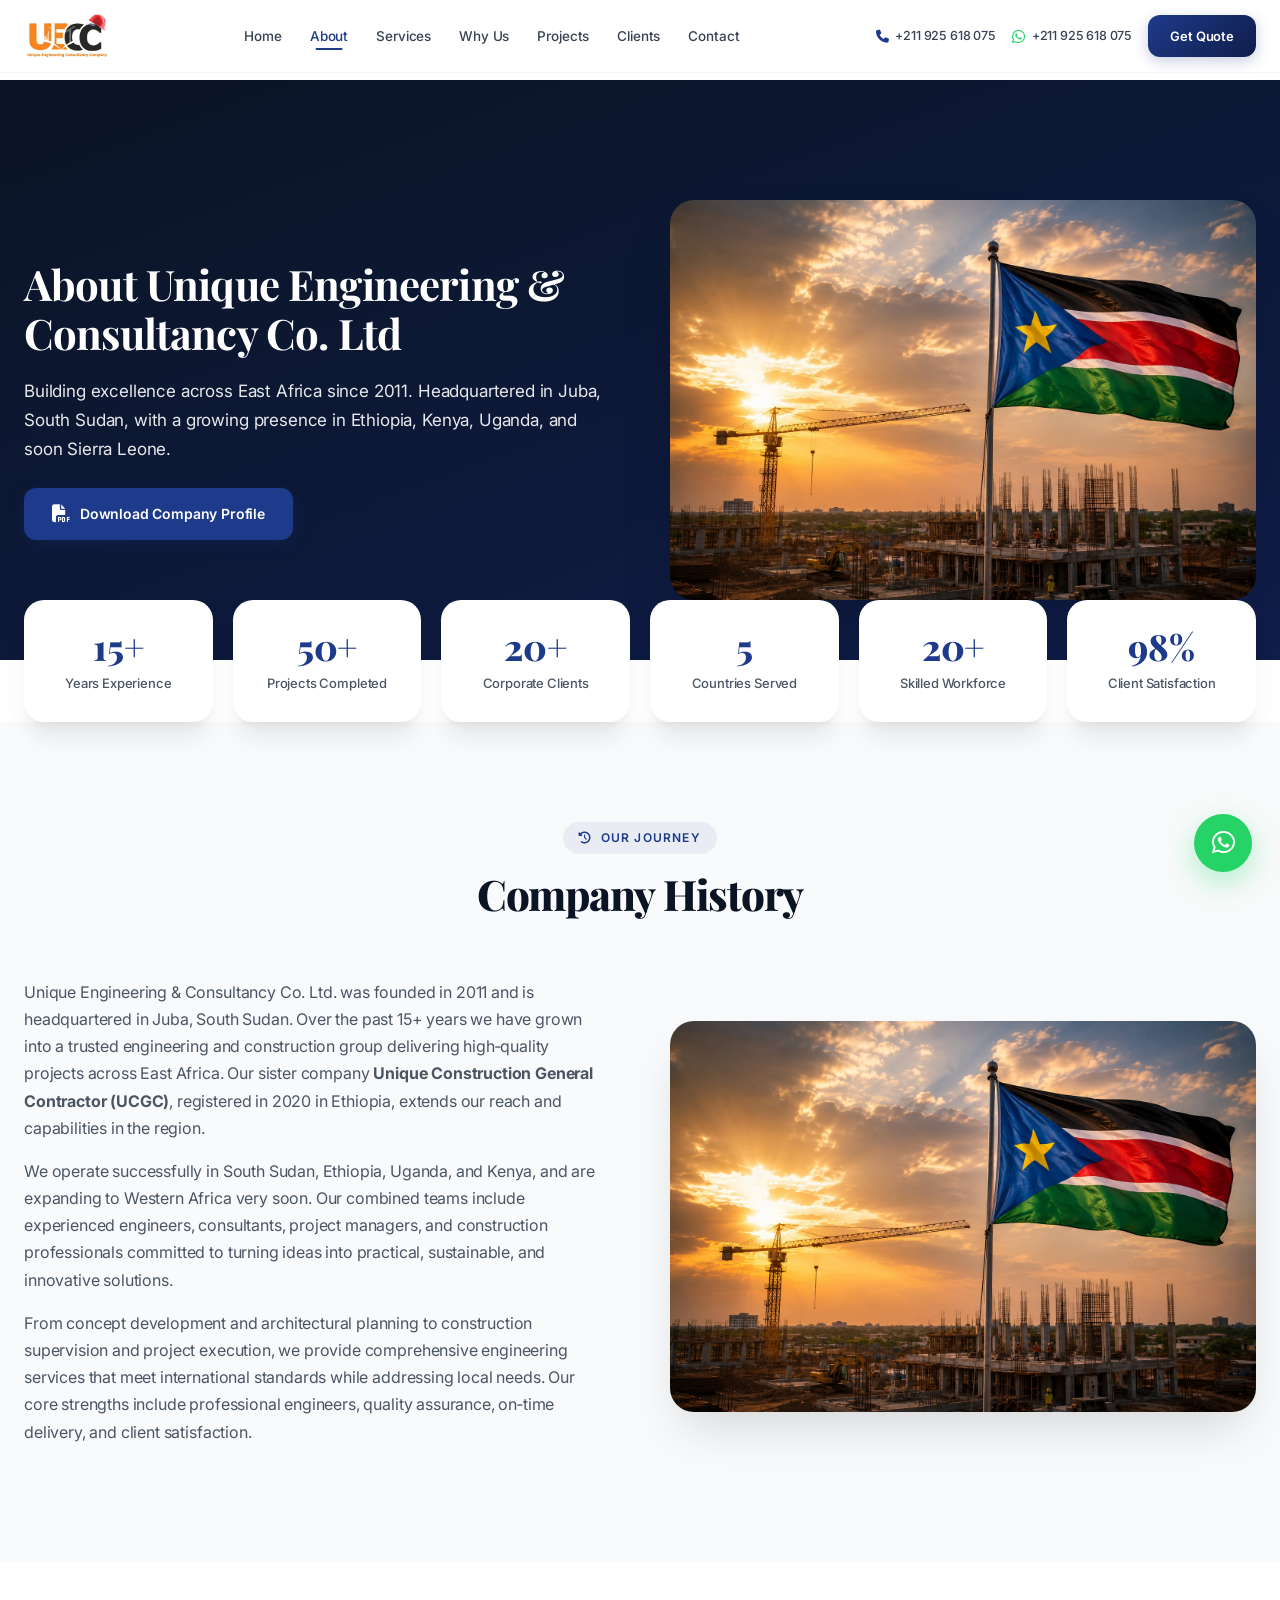
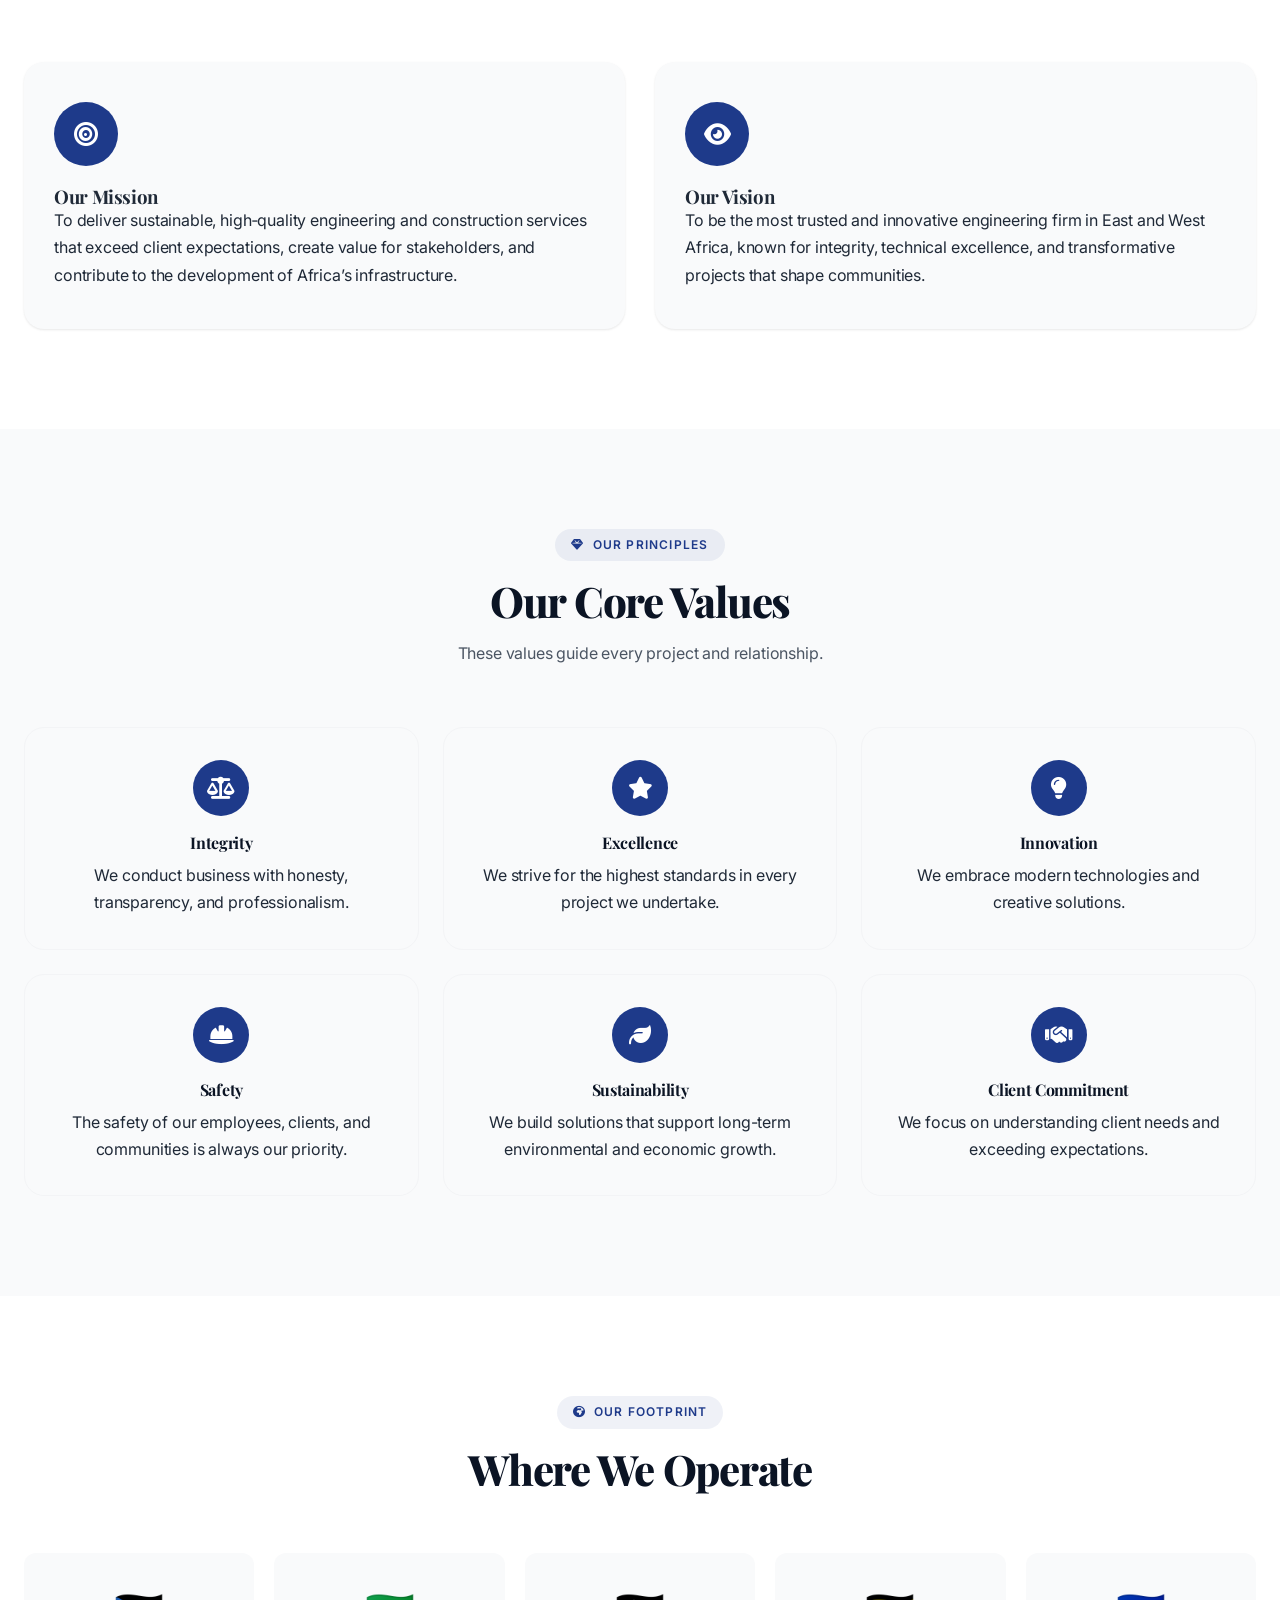
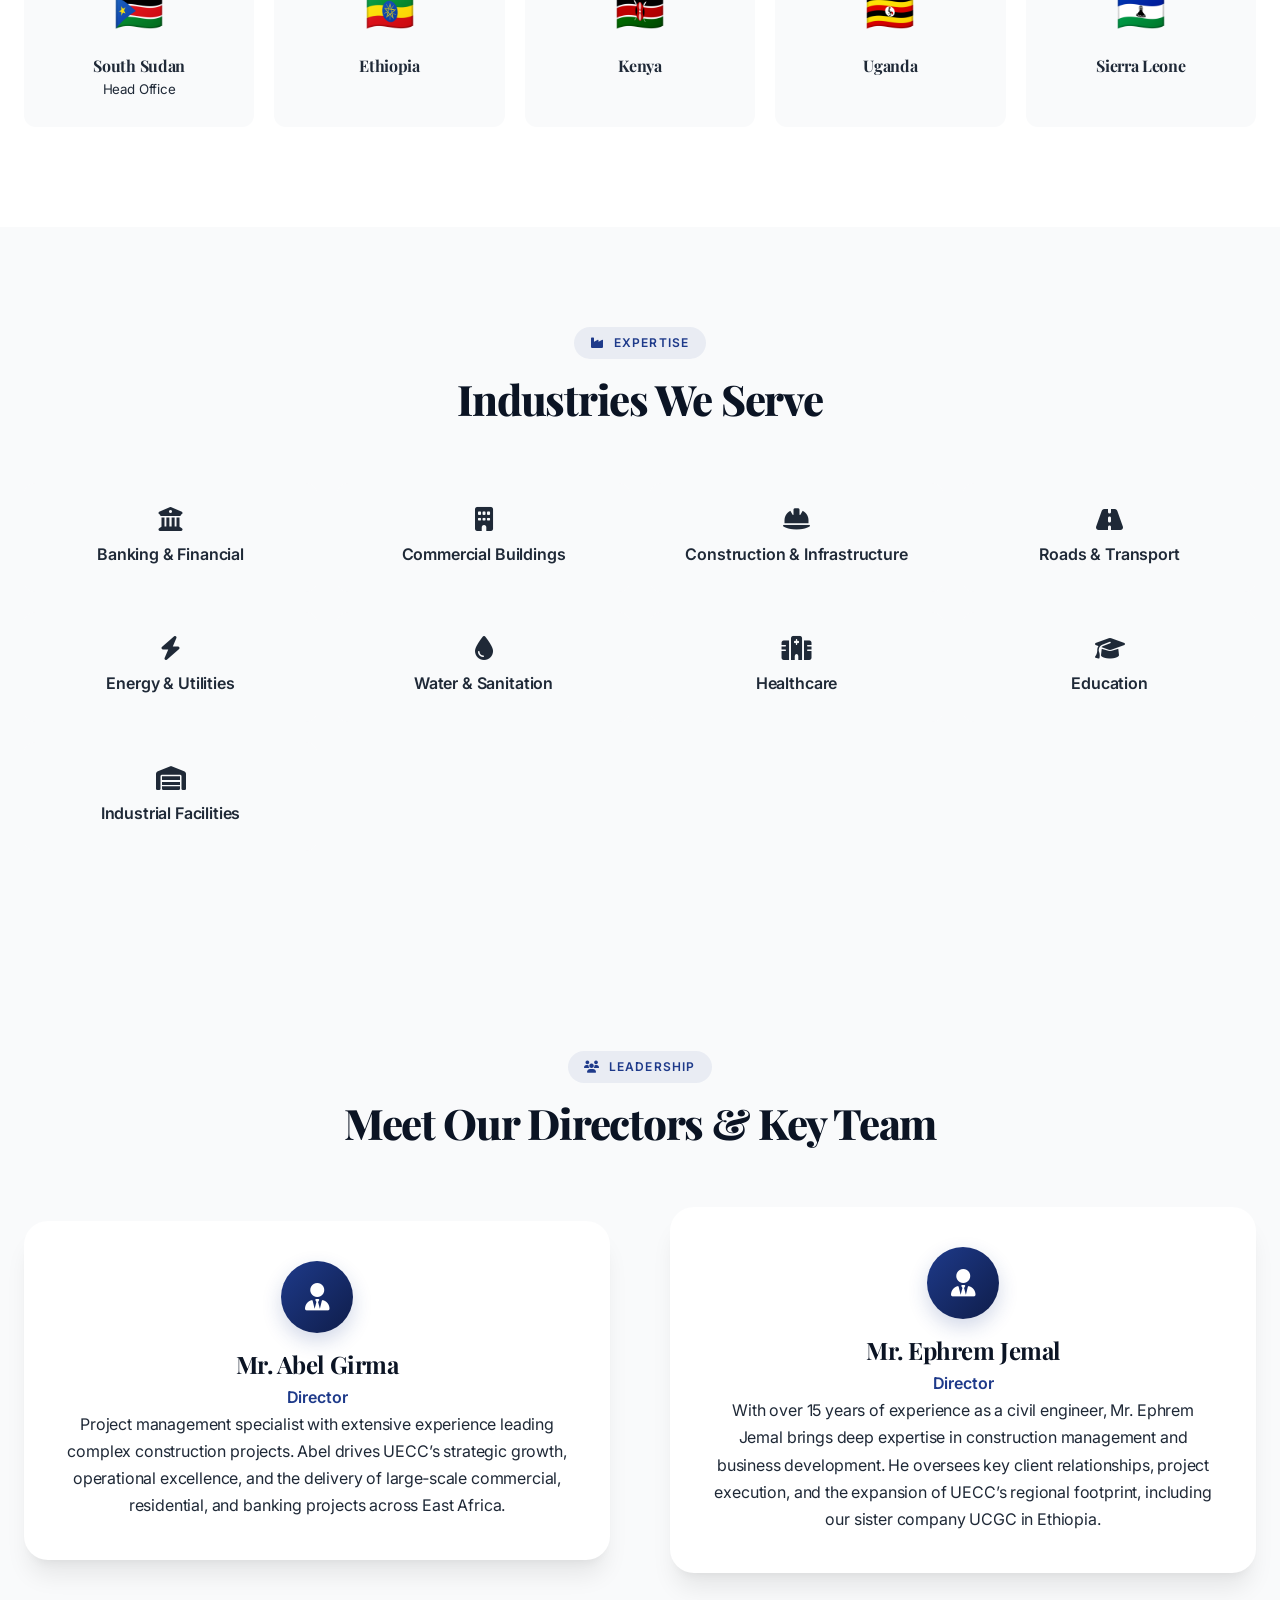
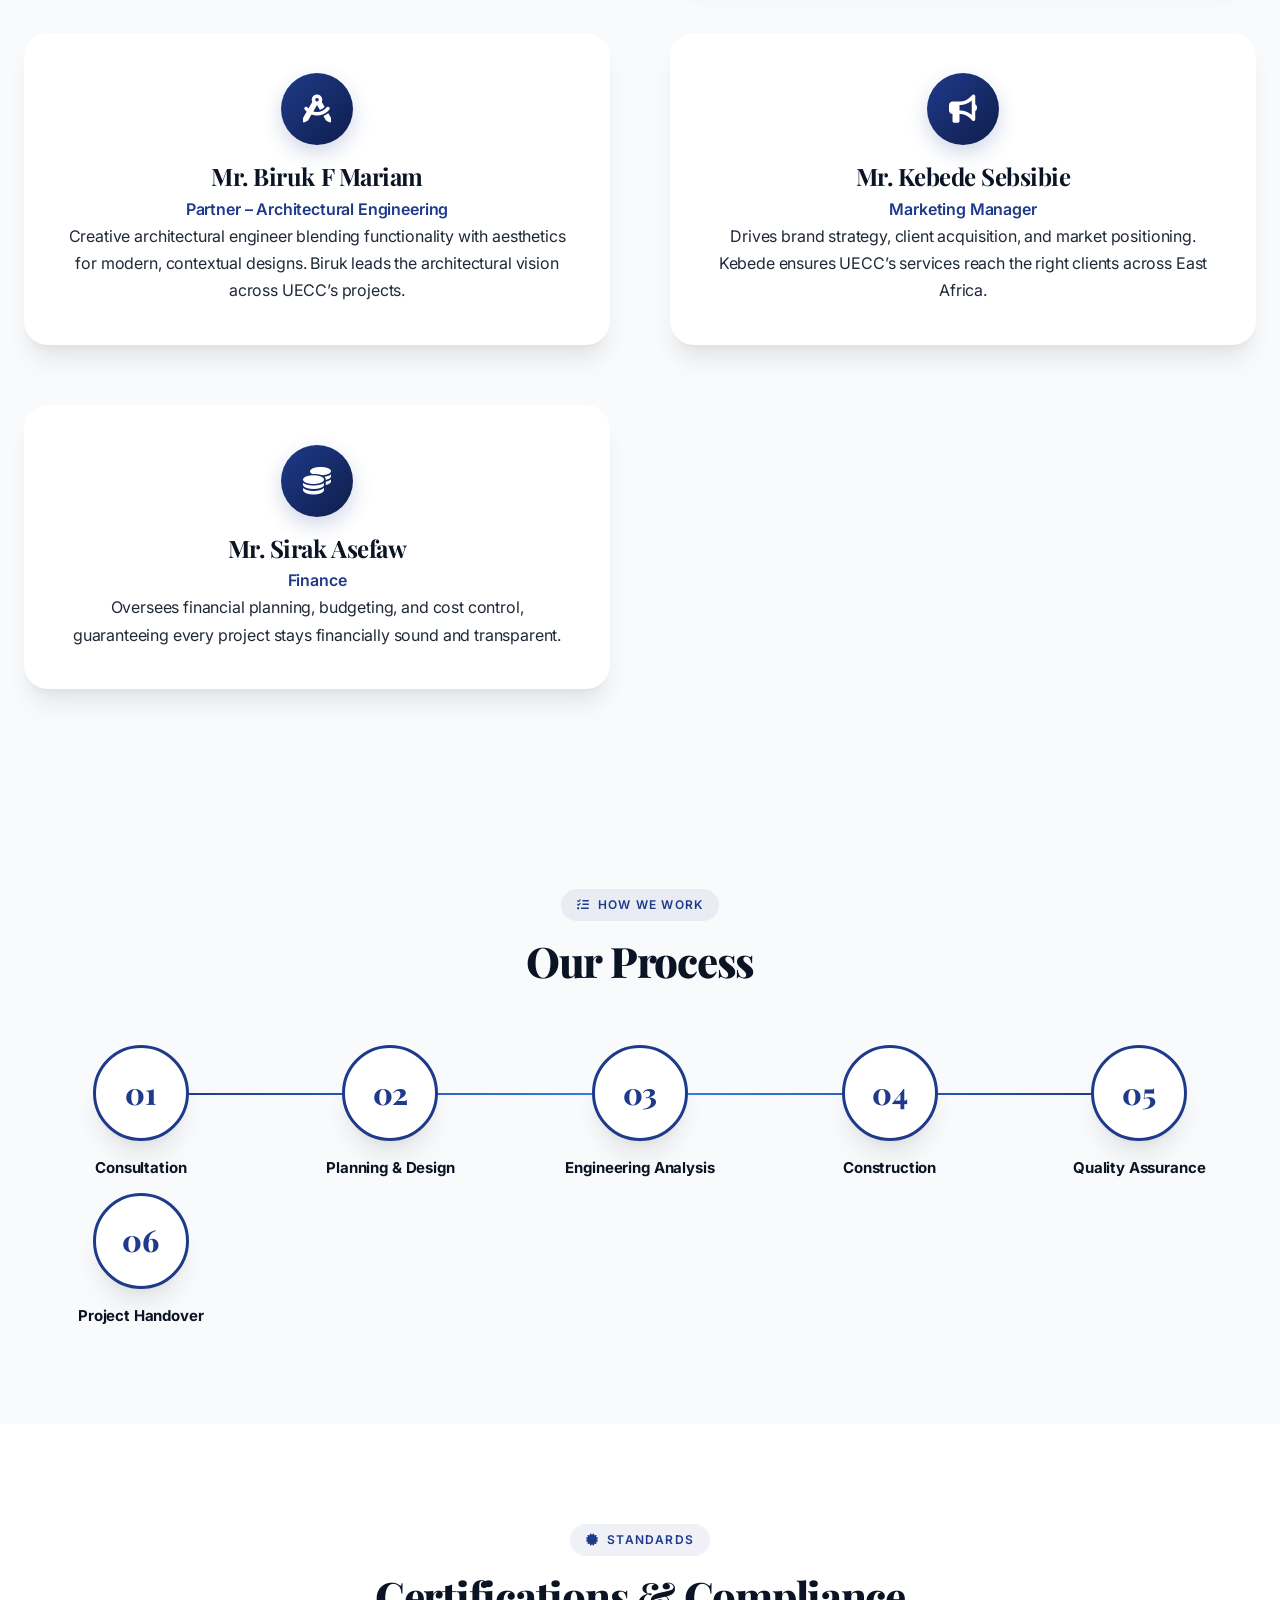
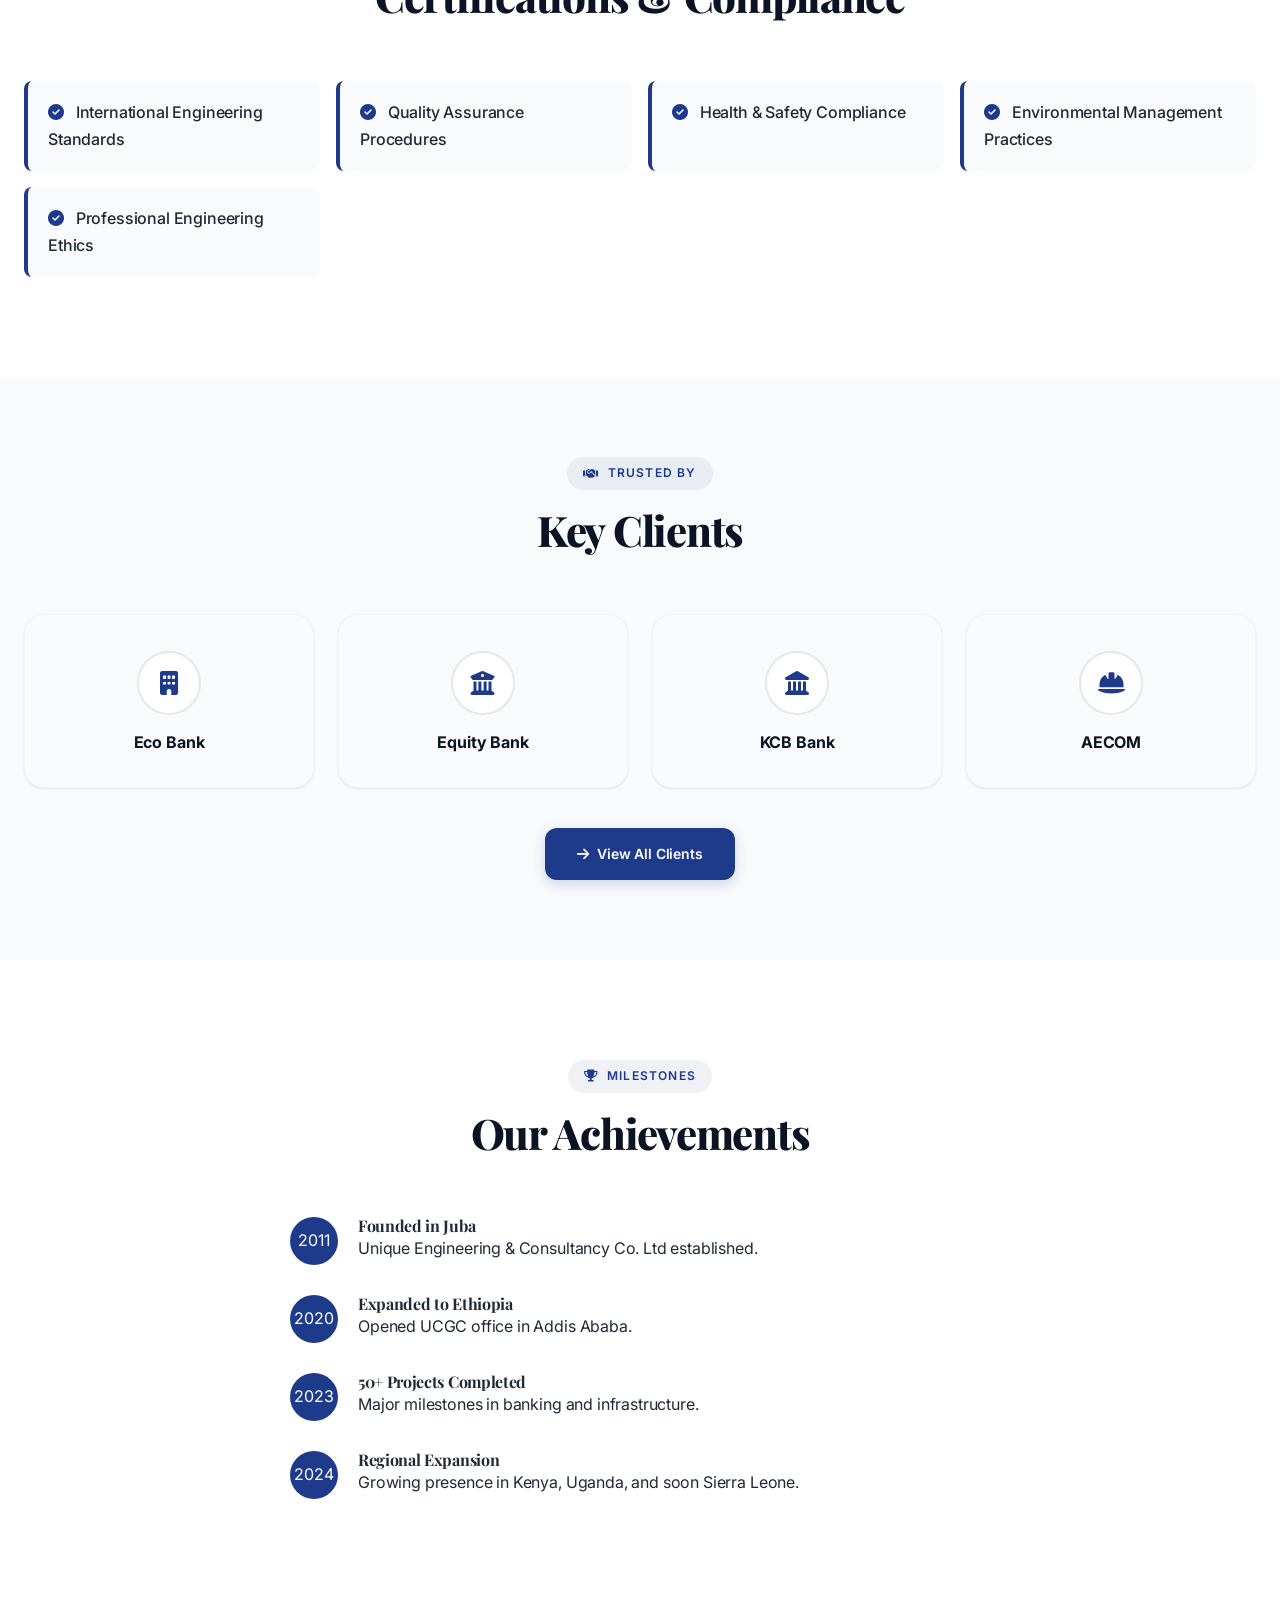
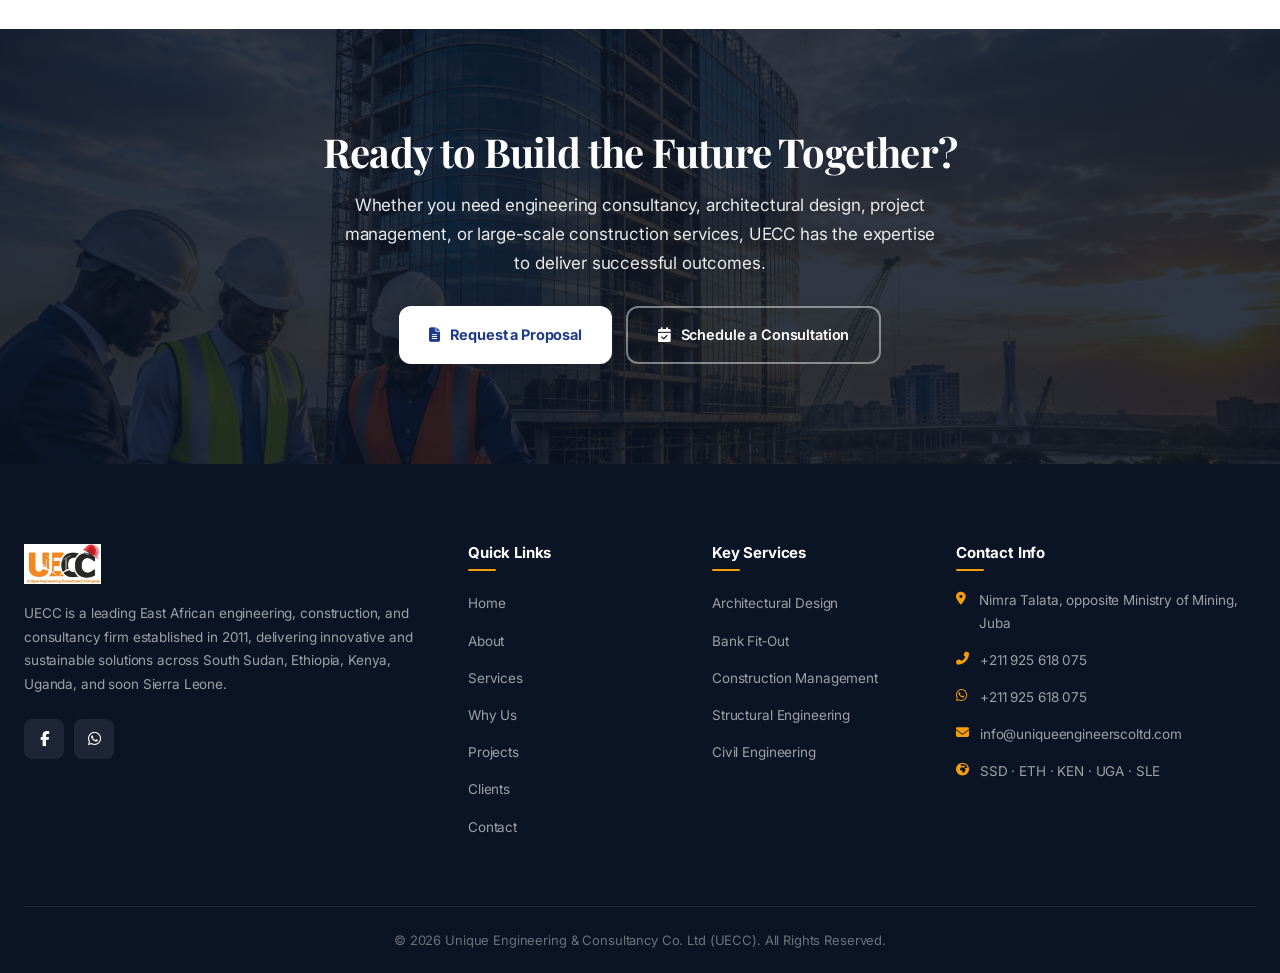
<file: about.html>
<!DOCTYPE html>
<html lang="en">
<head>
    <meta charset="UTF-8">
    <meta name="viewport" content="width=device-width, initial-scale=1.0">
    <title>About Us — Unique Engineering & Consultancy Co. Ltd</title>
    <meta name="description" content="Learn about UECC's history, mission, values, leadership, and regional expertise. A leading engineering firm in East Africa.">
    <link rel="preconnect" href="https://fonts.googleapis.com">
    <link rel="preconnect" href="https://fonts.gstatic.com" crossorigin>
    <link href="https://fonts.googleapis.com/css2?family=Inter:wght@300;400;500;600;700;800;900&family=Playfair+Display:ital,wght@0,400;0,500;0,600;0,700;0,800;0,900;1,400;1,500;1,600;1,700&display=swap" rel="stylesheet">
    <link rel="stylesheet" href="https://cdnjs.cloudflare.com/ajax/libs/font-awesome/6.5.1/css/all.min.css">
    <link rel="stylesheet" href="style.css">
    <style>
        /* Additional styles for new sections */
        .stats-grid {
            display: grid;
            grid-template-columns: repeat(6, 1fr);
            gap: 20px;
            margin-top: -40px;
            position: relative;
            z-index: 2;
        }
        .stat-box {
            background: white;
            padding: 28px 16px;
            border-radius: var(--radius-lg);
            box-shadow: var(--shadow-lg);
            text-align: center;
            transition: transform var(--transition);
        }
        .stat-box:hover { transform: translateY(-6px); }
        .stat-box .number {
            font-size: 36px;
            font-weight: 800;
            color: var(--primary);
            font-family: 'Playfair Display', serif;
            line-height: 1;
        }
        .stat-box .desc {
            font-size: 13px;
            color: var(--gray-600);
            margin-top: 8px;
            font-weight: 500;
        }

        .values-grid {
            display: grid;
            grid-template-columns: repeat(3, 1fr);
            gap: 24px;
        }
        .value-card {
            background: var(--gray-50);
            padding: 32px 24px;
            border-radius: var(--radius-lg);
            border: 1px solid var(--gray-100);
            transition: all var(--transition);
            text-align: center;
        }
        .value-card:hover {
            background: white;
            box-shadow: var(--shadow-lg);
            transform: translateY(-4px);
        }
        .value-card .icon {
            width: 56px;
            height: 56px;
            background: var(--primary);
            color: white;
            border-radius: 50%;
            display: flex;
            align-items: center;
            justify-content: center;
            margin: 0 auto 18px;
            font-size: 22px;
        }
        .value-card h4 { color: var(--navy); margin-bottom: 10px; }

        .regions-grid {
            display: grid;
            grid-template-columns: repeat(auto-fit, minmax(160px, 1fr));
            gap: 20px;
        }
        .region-card {
            text-align: center;
            background: var(--gray-50);
            padding: 24px 16px;
            border-radius: var(--radius);
            transition: var(--transition);
        }
        .region-card:hover { background: var(--primary); color: white; }
        .region-card .flag {
            font-size: 40px;
            margin-bottom: 12px;
        }
        .region-card h5 { font-size: 16px; }

        .industries-grid {
            display: grid;
            grid-template-columns: repeat(4, 1fr);
            gap: 20px;
        }
        .industry-item {
            background: var(--gray-50);
            padding: 24px;
            border-radius: var(--radius);
            text-align: center;
            font-weight: 600;
            transition: var(--transition);
        }
        .industry-item:hover {
            background: var(--primary);
            color: white;
        }
        .industry-item i { font-size: 24px; margin-bottom: 10px; display: block; }

        .certifications-grid {
            display: grid;
            grid-template-columns: repeat(auto-fit, minmax(250px, 1fr));
            gap: 16px;
            list-style: none;
        }
        .certifications-grid li {
            background: var(--gray-50);
            padding: 18px 20px;
            border-radius: var(--radius-sm);
            border-left: 4px solid var(--primary);
            font-weight: 500;
        }

        .ceo-message {
            background: var(--gray-50);
            padding: 100px 0;
        }
        .ceo-grid {
            display: grid;
            grid-template-columns: 1fr 2fr;
            gap: 50px;
            align-items: center;
        }
        .ceo-img {
            width: 200px;
            height: 200px;
            border-radius: 50%;
            object-fit: cover;
            border: 4px solid var(--primary);
            box-shadow: var(--shadow-lg);
        }
        .ceo-text blockquote {
            font-size: 18px;
            font-style: italic;
            color: var(--gray-700);
            margin-bottom: 20px;
            line-height: 1.7;
        }
        .ceo-text h4 { color: var(--navy); margin-bottom: 4px; }
        .ceo-text span { color: var(--primary); font-weight: 600; }

        /* Director icon styling */
.director-icon {
    width: 72px;
    height: 72px;
    background: linear-gradient(135deg, var(--primary), var(--primary-dark));
    border-radius: 50%;
    display: flex;
    align-items: center;
    justify-content: center;
    margin: 0 auto 18px;
    color: white;
    font-size: 28px;
    box-shadow: 0 8px 20px rgba(30,58,138,0.2);
}

/* Team roles full width row inside team-grid */
.team-roles {
    grid-column: 1 / -1;
    display: grid;
    grid-template-columns: repeat(3, 1fr);
    gap: 24px;
    margin-top: 10px;
}

        @media (max-width: 992px) {
            .stats-grid { grid-template-columns: repeat(3, 1fr); }
            .values-grid { grid-template-columns: 1fr 1fr; }
            .industries-grid { grid-template-columns: 1fr 1fr; }
            .ceo-grid { grid-template-columns: 1fr; text-align: center; }
            .ceo-img { margin: 0 auto; }
        }
        @media (max-width: 600px) {
            .stats-grid { grid-template-columns: 1fr 1fr; }
            .values-grid { grid-template-columns: 1fr; }
            .industries-grid { grid-template-columns: 1fr; }
        }
    </style>
</head>
<body>

    <!-- Navigation -->
    <nav class="navbar" id="navbar">
        <div class="nav-container">
            <a href="index.html" class="nav-logo">
                <img src="assets/uniquelogo.jpeg" alt="UECC Logo" class="logo-img">
            </a>
            <ul class="nav-links">
                <li><a href="index.html">Home</a></li>
                <li><a href="about.html" class="active">About</a></li>
                <li><a href="services.html">Services</a></li>
                <li><a href="whyus.html">Why Us</a></li>
                <li><a href="projects.html">Projects</a></li>
                <li><a href="clients.html">Clients</a></li>
                <li><a href="contact.html">Contact</a></li>
            </ul>
            <div class="nav-contact">
                <a href="tel:+211925618075" class="nav-phone"><i class="fas fa-phone"></i><span>+211 925 618 075</span></a>
                <a href="https://wa.me/211925618075" class="nav-whatsapp" target="_blank"><i class="fab fa-whatsapp"></i><span>+211 925 618 075</span></a>
                <a href="contact.html" class="btn-quote">Get Quote</a>
            </div>
            <button class="mobile-toggle" onclick="openMobileMenu()"><i class="fas fa-bars"></i></button>
        </div>
    </nav>
    <!-- Mobile Menu same as before -->
    <div class="mobile-menu-overlay" id="mobileOverlay" onclick="closeMobileMenu()"></div>
    <div class="mobile-menu" id="mobileMenu">
        <button class="mobile-menu-close" onclick="closeMobileMenu()"><i class="fas fa-times"></i></button>
        <ul class="mobile-menu-links">
            <li><a href="index.html" onclick="closeMobileMenu()">Home</a></li>
            <li><a href="about.html" onclick="closeMobileMenu()">About</a></li>
            <li><a href="services.html" onclick="closeMobileMenu()">Services</a></li>
            <li><a href="whyus.html" onclick="closeMobileMenu()">Why Us</a></li>
            <li><a href="projects.html" onclick="closeMobileMenu()">Projects</a></li>
            <li><a href="clients.html" onclick="closeMobileMenu()">Clients</a></li>
            <li><a href="contact.html" onclick="closeMobileMenu()">Contact</a></li>
            <li><a href="tel:+211925618075"><i class="fas fa-phone"></i> +211 925 618 075</a></li>
            <li><a href="https://wa.me/211925618075" target="_blank"><i class="fab fa-whatsapp"></i> +211 925 618 075</a></li>
        </ul>
        <a href="contact.html" class="btn-quote" style="display:block;text-align:center;margin-top:16px;" onclick="closeMobileMenu()">Get a Free Quote</a>
    </div>

    <!-- ===== 1. Hero Section (with half background image) ===== -->
    <section class="about-hero">
        <div class="about-hero-grid">
            <div class="about-hero-content reveal">
                <h1>About Unique Engineering & Consultancy Co. Ltd</h1>
                <p>Building excellence across East Africa since 2011. Headquartered in Juba, South Sudan, with a growing presence in Ethiopia, Kenya, Uganda, and soon Sierra Leone.</p>
                <a href="assets/company-profile.pdf" download class="btn-download-profile"><i class="fas fa-file-pdf"></i> Download Company Profile</a>
            </div>
            <div class="about-hero-image reveal reveal-delay-2">
                <img src="assets/aunique.jpg" alt="UECC Team">
            </div>
        </div>
    </section>

    <!-- ===== 2. Company Statistics ===== -->
    <section class="container" style="margin-top:-60px;">
        <div class="stats-grid reveal">
            <div class="stat-box"><div class="number counter" data-target="15">0</div><div class="desc">Years Experience</div></div>
            <div class="stat-box"><div class="number counter" data-target="50">0</div><div class="desc">Projects Completed</div></div>
            <div class="stat-box"><div class="number counter" data-target="20">0</div><div class="desc">Corporate Clients</div></div>
            <div class="stat-box"><div class="number">5</div><div class="desc">Countries Served</div></div>
            <div class="stat-box"><div class="number counter" data-target="20">0</div><div class="desc">Skilled Workforce</div></div>
            <div class="stat-box"><div class="number">98%</div><div class="desc">Client Satisfaction</div></div>
        </div>
    </section>

    <!-- ===== 3. Company History ===== -->
<section class="history-section">
    <div class="container">
        <div class="section-header reveal">
            <span class="section-badge"><i class="fas fa-history"></i> Our Journey</span>
            <h2 class="section-title">Company History</h2>
        </div>
        <div class="history-grid reveal">
            <div class="history-text">
                <p>Unique Engineering & Consultancy Co. Ltd. was founded in 2011 and is headquartered in Juba, South Sudan. Over the past 15+ years we have grown into a trusted engineering and construction group delivering high‑quality projects across East Africa. Our sister company <strong>Unique Construction General Contractor (UCGC)</strong>, registered in 2020 in Ethiopia, extends our reach and capabilities in the region.</p>
                <p>We operate successfully in South Sudan, Ethiopia, Uganda, and Kenya, and are expanding to Western Africa very soon. Our combined teams include experienced engineers, consultants, project managers, and construction professionals committed to turning ideas into practical, sustainable, and innovative solutions.</p>
                <p>From concept development and architectural planning to construction supervision and project execution, we provide comprehensive engineering services that meet international standards while addressing local needs. Our core strengths include professional engineers, quality assurance, on‑time delivery, and client satisfaction.</p>
            </div>
            <div class="history-image reveal reveal-delay-2">
                <img src="assets/aunique.jpg" alt="UECC History" style="width:100%; border-radius:var(--radius-xl); box-shadow:var(--shadow-xl);">
            </div>
        </div>
    </div>
</section>

    <!-- ===== 4. Mission & Vision ===== -->
    <section class="mission-vision">
        <div class="container">
            <div class="mv-grid">
                <div class="mv-card reveal reveal-delay-1">
                    <div class="mv-icon"><i class="fas fa-bullseye"></i></div>
                    <h3>Our Mission</h3>
                    <p>To deliver sustainable, high‑quality engineering and construction services that exceed client expectations, create value for stakeholders, and contribute to the development of Africa’s infrastructure.</p>
                </div>
                <div class="mv-card reveal reveal-delay-2">
                    <div class="mv-icon"><i class="fas fa-eye"></i></div>
                    <h3>Our Vision</h3>
                    <p>To be the most trusted and innovative engineering firm in East and West Africa, known for integrity, technical excellence, and transformative projects that shape communities.</p>
                </div>
            </div>
        </div>
    </section>

    <!-- ===== 5. Core Values ===== -->
    <section class="core-values" style="padding: 100px 0; background: var(--gray-50);">
        <div class="container">
            <div class="section-header reveal">
                <span class="section-badge"><i class="fas fa-gem"></i> Our Principles</span>
                <h2 class="section-title">Our Core Values</h2>
                <p class="section-subtitle">These values guide every project and relationship.</p>
            </div>
            <div class="values-grid">
                <div class="value-card reveal reveal-delay-1">
                    <div class="icon"><i class="fas fa-balance-scale"></i></div>
                    <h4>Integrity</h4>
                    <p>We conduct business with honesty, transparency, and professionalism.</p>
                </div>
                <div class="value-card reveal reveal-delay-2">
                    <div class="icon"><i class="fas fa-star"></i></div>
                    <h4>Excellence</h4>
                    <p>We strive for the highest standards in every project we undertake.</p>
                </div>
                <div class="value-card reveal reveal-delay-3">
                    <div class="icon"><i class="fas fa-lightbulb"></i></div>
                    <h4>Innovation</h4>
                    <p>We embrace modern technologies and creative solutions.</p>
                </div>
                <div class="value-card reveal reveal-delay-4">
                    <div class="icon"><i class="fas fa-hard-hat"></i></div>
                    <h4>Safety</h4>
                    <p>The safety of our employees, clients, and communities is always our priority.</p>
                </div>
                <div class="value-card reveal reveal-delay-1">
                    <div class="icon"><i class="fas fa-leaf"></i></div>
                    <h4>Sustainability</h4>
                    <p>We build solutions that support long-term environmental and economic growth.</p>
                </div>
                <div class="value-card reveal reveal-delay-2">
                    <div class="icon"><i class="fas fa-handshake"></i></div>
                    <h4>Client Commitment</h4>
                    <p>We focus on understanding client needs and exceeding expectations.</p>
                </div>
            </div>
        </div>
    </section>

    <!-- ===== 6. Regional Presence ===== -->
    <section class="regions" style="padding: 100px 0;">
        <div class="container">
            <div class="section-header reveal">
                <span class="section-badge"><i class="fas fa-globe-africa"></i> Our Footprint</span>
                <h2 class="section-title">Where We Operate</h2>
            </div>
            <div class="regions-grid reveal">
                <div class="region-card"><div class="flag">🇸🇸</div><h5>South Sudan</h5><small>Head Office</small></div>
                <div class="region-card"><div class="flag">🇪🇹</div><h5>Ethiopia</h5></div>
                <div class="region-card"><div class="flag">🇰🇪</div><h5>Kenya</h5></div>
                <div class="region-card"><div class="flag">🇺🇬</div><h5>Uganda</h5></div>
                <div class="region-card"><div class="flag">🇱🇸</div><h5>Sierra Leone</h5></div>
                
            </div>
        </div>
    </section>

    <!-- ===== 7. Industries We Serve ===== -->
    <section class="industries" style="padding: 100px 0; background: var(--gray-50);">
        <div class="container">
            <div class="section-header reveal">
                <span class="section-badge"><i class="fas fa-industry"></i> Expertise</span>
                <h2 class="section-title">Industries We Serve</h2>
            </div>
            <div class="industries-grid reveal">
                <div class="industry-item"><i class="fas fa-university"></i> Banking & Financial</div>
                <div class="industry-item"><i class="fas fa-building"></i> Commercial Buildings</div>
                <div class="industry-item"><i class="fas fa-hard-hat"></i> Construction & Infrastructure</div>
                <div class="industry-item"><i class="fas fa-road"></i> Roads & Transport</div>
                <div class="industry-item"><i class="fas fa-bolt"></i> Energy & Utilities</div>
                <div class="industry-item"><i class="fas fa-tint"></i> Water & Sanitation</div>
                <div class="industry-item"><i class="fas fa-hospital"></i> Healthcare</div>
                <div class="industry-item"><i class="fas fa-graduation-cap"></i> Education</div>
                <div class="industry-item"><i class="fas fa-warehouse"></i> Industrial Facilities</div>
            </div>
        </div>
    </section>

    <!-- ===== 8. Leadership & Team ===== -->
<section class="team-section" style="padding: 100px 0;">
    <div class="container">
        <div class="section-header reveal">
            <span class="section-badge"><i class="fas fa-users"></i> Leadership</span>
            <h2 class="section-title">Meet Our Directors &amp; Key Team</h2>
        </div>

        <div class="team-grid">
            <!-- Director 1 (Abel – Project Management Specialist) -->
            <div class="team-member-card reveal reveal-delay-1">
                <div class="director-icon"><i class="fas fa-user-tie"></i></div>
                <h3>Mr. Abel Girma</h3>
                <div class="role">Director</div>
                <p>Project management specialist with extensive experience leading complex construction projects. Abel drives UECC’s strategic growth, operational excellence, and the delivery of large‑scale commercial, residential, and banking projects across East Africa.</p>
            </div>

           <!-- Director 2 (Ephrem) -->
<div class="team-member-card reveal reveal-delay-1">
    <div class="director-icon"><i class="fas fa-user-tie"></i></div>
    <h3>Mr. Ephrem Jemal</h3>
    <div class="role">Director</div>
    <p>With over 15 years of experience as a civil engineer, Mr. Ephrem Jemal brings deep expertise in construction management and business development. He oversees key client relationships, project execution, and the expansion of UECC’s regional footprint, including our sister company UCGC in Ethiopia.</p>
</div>

            <!-- Key Team Member 3 – Mr. Biruk F Mariam (Partner) -->
            <div class="team-member-card reveal reveal-delay-2">
                <div class="director-icon"><i class="fas fa-drafting-compass"></i></div>
                <h3>Mr. Biruk F Mariam</h3>
                <div class="role">Partner – Architectural Engineering</div>
                <p>Creative architectural engineer blending functionality with aesthetics for modern, contextual designs. Biruk leads the architectural vision across UECC’s projects.</p>
            </div>

            <!-- Key Team Member 4 – Mr. Kebede Sebsibie (Marketing Manager) -->
            <div class="team-member-card reveal reveal-delay-2">
                <div class="director-icon"><i class="fas fa-bullhorn"></i></div>
                <h3>Mr. Kebede Sebsibie</h3>
                <div class="role">Marketing Manager</div>
                <p>Drives brand strategy, client acquisition, and market positioning. Kebede ensures UECC’s services reach the right clients across East Africa.</p>
            </div>

            <!-- Key Team Member 5 – Mr. Sirak Asefaw (Finance) -->
            <div class="team-member-card reveal reveal-delay-2">
                <div class="director-icon"><i class="fas fa-coins"></i></div>
                <h3>Mr. Sirak Asefaw</h3>
                <div class="role">Finance</div>
                <p>Oversees financial planning, budgeting, and cost control, guaranteeing every project stays financially sound and transparent.</p>
            </div>
        </div>
    </div>
</section>
    
    <!-- ===== 9. Work Process ===== -->
    <section class="process" style="padding: 100px 0; background: var(--gray-50);">
        <div class="container">
            <div class="section-header reveal">
                <span class="section-badge"><i class="fas fa-tasks"></i> How We Work</span>
                <h2 class="section-title">Our Process</h2>
            </div>
            <div class="process-grid">
                <div class="process-step reveal reveal-delay-1"><div class="process-number">01</div><h4>Consultation</h4></div>
                <div class="process-step reveal reveal-delay-2"><div class="process-number">02</div><h4>Planning & Design</h4></div>
                <div class="process-step reveal reveal-delay-3"><div class="process-number">03</div><h4>Engineering Analysis</h4></div>
                <div class="process-step reveal reveal-delay-4"><div class="process-number">04</div><h4>Construction</h4></div>
                <div class="process-step reveal reveal-delay-4"><div class="process-number">05</div><h4>Quality Assurance</h4></div>
                <div class="process-step reveal reveal-delay-4"><div class="process-number">06</div><h4>Project Handover</h4></div>
            </div>
        </div>
    </section>

    <!-- ===== 10. Certifications & Compliance ===== -->
    <section class="certifications" style="padding: 100px 0;">
        <div class="container">
            <div class="section-header reveal">
                <span class="section-badge"><i class="fas fa-certificate"></i> Standards</span>
                <h2 class="section-title">Certifications & Compliance</h2>
            </div>
            <ul class="certifications-grid reveal">
                <li><i class="fas fa-check-circle" style="color: var(--primary); margin-right: 8px;"></i> International Engineering Standards</li>
                <li><i class="fas fa-check-circle" style="color: var(--primary); margin-right: 8px;"></i> Quality Assurance Procedures</li>
                <li><i class="fas fa-check-circle" style="color: var(--primary); margin-right: 8px;"></i> Health & Safety Compliance</li>
                <li><i class="fas fa-check-circle" style="color: var(--primary); margin-right: 8px;"></i> Environmental Management Practices</li>
                <li><i class="fas fa-check-circle" style="color: var(--primary); margin-right: 8px;"></i> Professional Engineering Ethics</li>
            </ul>
        </div>
    </section>

    <!-- ===== 11. Key Clients Preview ===== -->
    <section class="clients" style="padding: 80px 0; background: var(--gray-50);">
        <div class="container">
            <div class="section-header reveal">
                <span class="section-badge"><i class="fas fa-handshake"></i> Trusted By</span>
                <h2 class="section-title">Key Clients</h2>
            </div>
            <div class="clients-grid">
                <div class="client-card reveal reveal-delay-1"><div class="client-logo"><i class="fas fa-building"></i></div><h4>Eco Bank</h4></div>
                <div class="client-card reveal reveal-delay-2"><div class="client-logo"><i class="fas fa-university"></i></div><h4>Equity Bank</h4></div>
                <div class="client-card reveal reveal-delay-3"><div class="client-logo"><i class="fas fa-landmark"></i></div><h4>KCB Bank</h4></div>
                <div class="client-card reveal reveal-delay-4"><div class="client-logo"><i class="fas fa-hard-hat"></i></div><h4>AECOM</h4></div>
            </div>
            <div class="client-cta reveal">
                <a href="clients.html" class="btn-clients-action"><i class="fas fa-arrow-right"></i> View All Clients</a>
            </div>
        </div>
    </section>

    <!-- ===== 12. Achievements & Milestones ===== -->
    <section class="achievements" style="padding: 100px 0;">
        <div class="container">
            <div class="section-header reveal">
                <span class="section-badge"><i class="fas fa-trophy"></i> Milestones</span>
                <h2 class="section-title">Our Achievements</h2>
            </div>
            <div class="timeline" style="max-width: 700px; margin: 0 auto;">
                <div class="timeline-item reveal" style="display: flex; gap: 20px; margin-bottom: 30px;">
                    <div style="background: var(--primary); color: white; width: 48px; height: 48px; border-radius: 50%; display: flex; align-items: center; justify-content: center; flex-shrink: 0;">2011</div>
                    <div><h4>Founded in Juba</h4><p>Unique Engineering & Consultancy Co. Ltd established.</p></div>
                </div>
                <div class="timeline-item reveal" style="display: flex; gap: 20px; margin-bottom: 30px;">
                    <div style="background: var(--primary); color: white; width: 48px; height: 48px; border-radius: 50%; display: flex; align-items: center; justify-content: center; flex-shrink: 0;">2020</div>
                    <div><h4>Expanded to Ethiopia</h4><p>Opened UCGC office in Addis Ababa.</p></div>
                </div>
                <div class="timeline-item reveal" style="display: flex; gap: 20px; margin-bottom: 30px;">
                    <div style="background: var(--primary); color: white; width: 48px; height: 48px; border-radius: 50%; display: flex; align-items: center; justify-content: center; flex-shrink: 0;">2023</div>
                    <div><h4>50+ Projects Completed</h4><p>Major milestones in banking and infrastructure.</p></div>
                </div>
                <div class="timeline-item reveal" style="display: flex; gap: 20px; margin-bottom: 30px;">
                    <div style="background: var(--primary); color: white; width: 48px; height: 48px; border-radius: 50%; display: flex; align-items: center; justify-content: center; flex-shrink: 0;">2024</div>
                    <div><h4>Regional Expansion</h4><p>Growing presence in Kenya, Uganda, and soon Sierra Leone.</p></div>
                </div>
            </div>
        </div>
    </section>

    <!-- ===== 14. Final CTA ===== -->
    <section class="cta-about">
        <div class="container reveal">
            <h2>Ready to Build the Future Together?</h2>
            <p>Whether you need engineering consultancy, architectural design, project management, or large-scale construction services, UECC has the expertise to deliver successful outcomes.</p>
            <div class="cta-buttons" style="justify-content: center;">
                <a href="contact.html" class="btn-white"><i class="fas fa-file-alt"></i> Request a Proposal</a>
                <a href="contact.html" class="btn-outline-white"><i class="fas fa-calendar-check"></i> Schedule a Consultation</a>
            </div>
        </div>
    </section>

    <!-- Footer -->
    <footer>
        <div class="container">
            <div class="footer-grid">
                <div class="footer-brand">
                    <a href="index.html" class="nav-logo"><img src="assets/uniquelogo.jpeg" alt="UECC Logo" class="logo-img"></a>
                    <p>UECC is a leading East African engineering, construction, and consultancy firm established in 2011, delivering innovative and sustainable solutions across South Sudan, Ethiopia, Kenya, Uganda, and soon Sierra Leone.</p>
                    <div class="contact-social" style="margin-top:22px;">
                        <a href="https://www.facebook.com/p/Unique-Engineering-consultancy-Co-Ltd-100063910663407/"
   target="_blank"
   rel="noopener noreferrer"
   class="social-link"
   aria-label="Facebook">
    <i class="fab fa-facebook-f"></i>
</a>

<!-- WhatsApp -->
<a href="https://wa.me/211925618075"
   target="_blank"
   rel="noopener noreferrer"
   class="social-link"
   aria-label="WhatsApp">
    <i class="fab fa-whatsapp"></i>
</a>
                    </div>
                </div>
                <div class="footer-col">
                    <h4>Quick Links</h4>
                    <ul class="footer-links">
                        <li><a href="index.html">Home</a></li>
                        <li><a href="about.html">About</a></li>
                        <li><a href="services.html">Services</a></li>
                        <li><a href="whyus.html">Why Us</a></li>
                        <li><a href="projects.html">Projects</a></li>
                        <li><a href="clients.html">Clients</a></li>
                        <li><a href="contact.html">Contact</a></li>
                    </ul>
                </div>
                <div class="footer-col">
                    <h4>Key Services</h4>
                    <ul class="footer-links">
                        <li><a href="services.html">Architectural Design</a></li>
                        <li><a href="services.html">Bank Fit‑Out</a></li>
                        <li><a href="services.html">Construction Management</a></li>
                        <li><a href="services.html">Structural Engineering</a></li>
                        <li><a href="services.html">Civil Engineering</a></li>
                    </ul>
                </div>
                  <div class="footer-col">
                    <h4>Contact Info</h4>
                    <div class="footer-contact-item"><i class="fas fa-map-marker-alt"></i><span>Nimra Talata, opposite Ministry of Mining, Juba</span></div>
                    <div class="footer-contact-item"><i class="fas fa-phone-alt"></i><a href="tel:+211925618075">+211 925 618 075</a></div>
                    <div class="footer-contact-item"><i class="fab fa-whatsapp"></i><a href="https://wa.me/211925618075">+211 925 618 075</a></div>
                    <div class="footer-contact-item"><i class="fas fa-envelope"></i><a href="mailto:info@uniqueengineerscoltd.com">info@uniqueengineerscoltd.com</a></div>
                    <div class="footer-contact-item"><i class="fas fa-globe-africa"></i><span>SSD · ETH · KEN · UGA · SLE</span></div>
                </div>
            </div>
            <div class="footer-bottom">
                <p>&copy; 2026 Unique Engineering & Consultancy Co. Ltd (UECC). All Rights Reserved.</p>
            </div>
        </div>
    </footer>

    <div class="whatsapp-float"><a href="https://wa.me/211925618075" target="_blank"><i class="fab fa-whatsapp"></i></a></div>
    <button class="back-to-top" id="backToTop" onclick="scrollToTop()"><i class="fas fa-arrow-up"></i></button>

    <script src="script.js"></script>
</body>
</html>
</file>
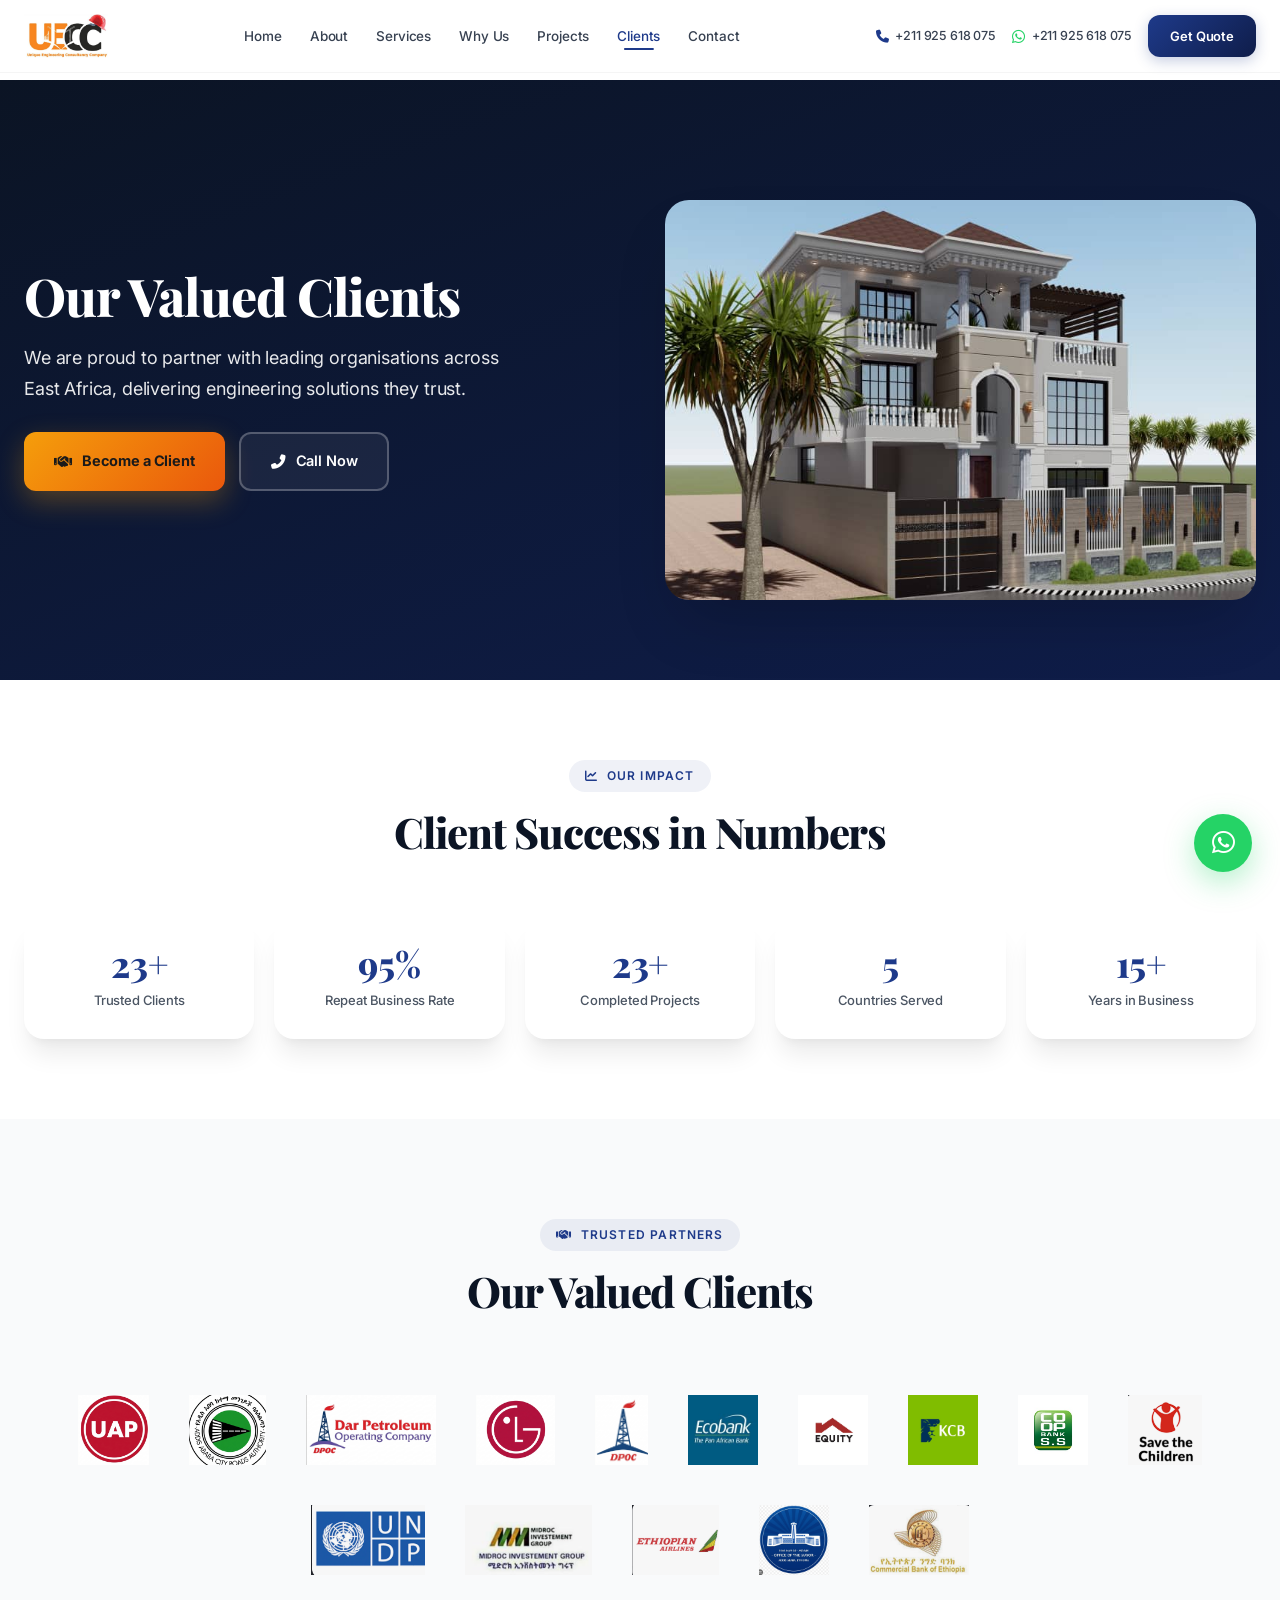
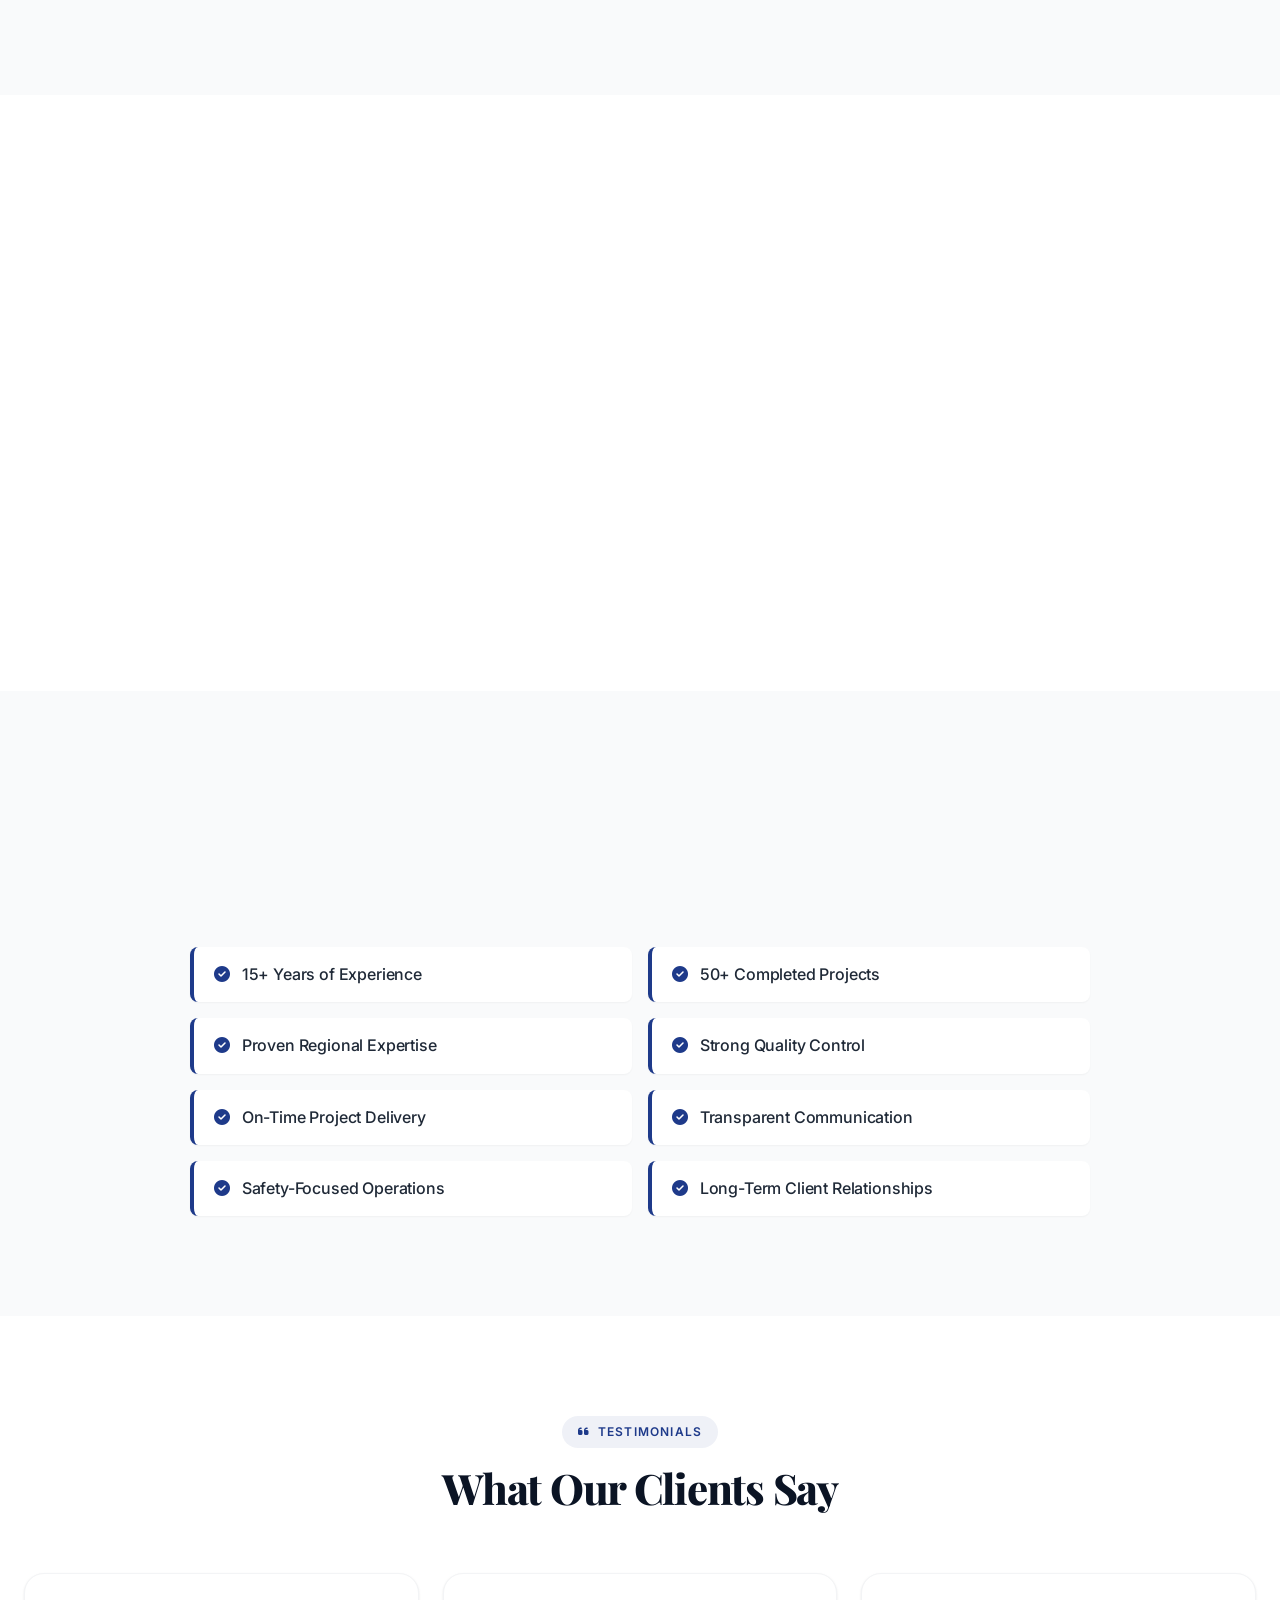
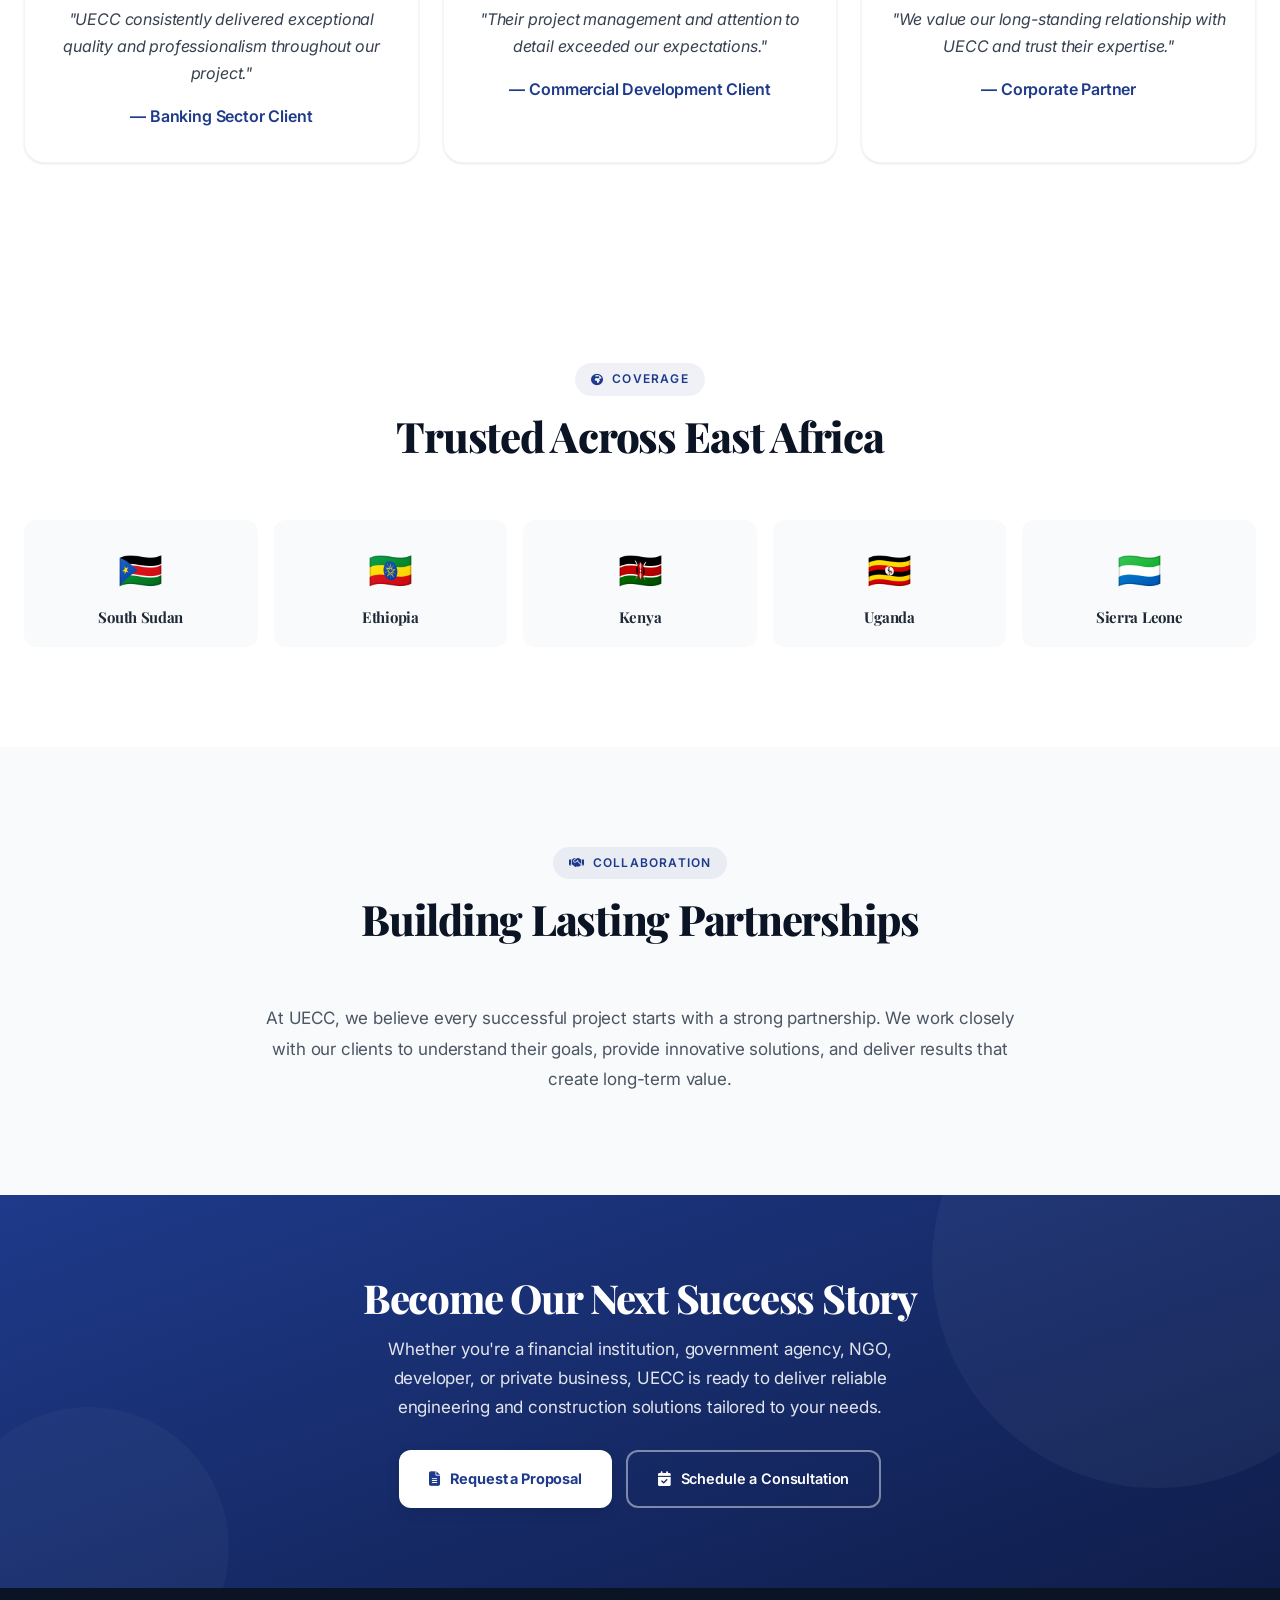
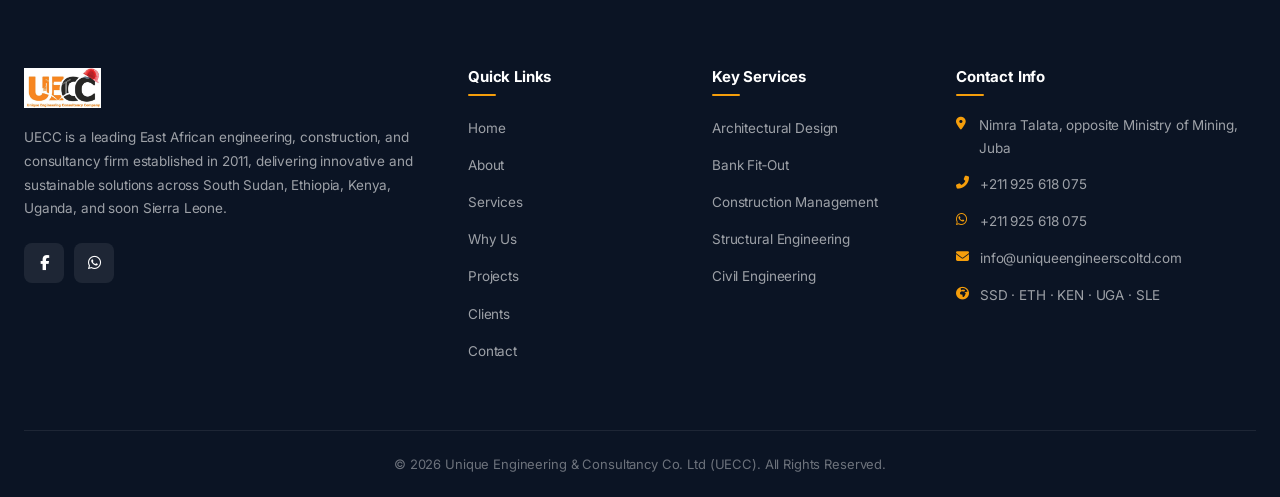
<file: clients.html>
<!DOCTYPE html>
<html lang="en">
<head>
    <meta charset="UTF-8">
    <meta name="viewport" content="width=device-width, initial-scale=1.0">
    <title>Our Clients — Unique Engineering & Consultancy Co. Ltd</title>
    <meta name="description" content="Trusted by leading banks, multinationals, and construction firms across East Africa. Discover the clients who choose UECC for engineering excellence.">
    <link rel="preconnect" href="https://fonts.googleapis.com">
    <link rel="preconnect" href="https://fonts.gstatic.com" crossorigin>
    <link href="https://fonts.googleapis.com/css2?family=Inter:wght@300;400;500;600;700;800;900&family=Playfair+Display:ital,wght@0,400;0,500;0,600;0,700;0,800;0,900;1,400;1,500;1,600;1,700&display=swap" rel="stylesheet">
    <link rel="stylesheet" href="https://cdnjs.cloudflare.com/ajax/libs/font-awesome/6.5.1/css/all.min.css">
    <link rel="stylesheet" href="style.css">
    <style>
        /* ===== UPDATED CLIENTS HERO (split with image on the right) ===== */
        .clients-hero {
            position: relative;
            background: linear-gradient(160deg, var(--navy) 0%, var(--primary-dark) 100%);
            color: white;
            padding: 120px 0 80px;
            margin-top: 80px;
            overflow: hidden;
        }
        .clients-hero-grid {
            display: grid;
            grid-template-columns: 1fr 1fr;
            gap: 50px;
            align-items: center;
            max-width: 1400px;
            margin: 0 auto;
            padding: 0 24px;
        }
        .clients-hero-text {
            position: relative;
            z-index: 2;
        }
        .clients-hero-text h1 {
            font-size: clamp(36px, 5vw, 52px);
            font-weight: 800;
            margin-bottom: 16px;
            line-height: 1.2;
        }
        .clients-hero-text p {
            font-size: 18px;
            opacity: 0.9;
            margin-bottom: 28px;
            max-width: 500px;
        }
        .clients-hero-image {
            position: relative;
            border-radius: var(--radius-xl);
            overflow: hidden;
            box-shadow: var(--shadow-2xl);
        }
        .clients-hero-image img {
            width: 100%;
            height: 400px;
            object-fit: cover;
            display: block;
        }

        /* Static logo grid — ORIGINAL COLORS, NO GRAYSCALE */
        .logo-grid-container {
            width: 100%;
        }
        .logo-grid {
            display: flex;
            flex-wrap: wrap;
            justify-content: center;
            align-items: center;
            gap: 40px;
            padding: 20px 0;
        }
        .logo-grid img {
            height: 70px;
            width: auto;
            object-fit: contain;
            /* filter removed — logos appear in their original colors */
            transition: transform 0.3s ease;
        }
        .logo-grid img:hover {
            transform: scale(1.05);
        }

        /* Rest of the page styles unchanged */
        .client-stats-grid { display: grid; grid-template-columns: repeat(5, 1fr); gap: 20px; margin-top: 40px; }
        .client-stat-box { background: white; padding: 28px 16px; border-radius: var(--radius-lg); box-shadow: var(--shadow-lg); text-align: center; transition: transform var(--transition); }
        .client-stat-box:hover { transform: translateY(-6px); }
        .client-stat-box .number { font-size: 36px; font-weight: 800; color: var(--primary); font-family: 'Playfair Display', serif; line-height: 1; }
        .client-stat-box .desc { font-size: 13px; color: var(--gray-600); margin-top: 8px; font-weight: 500; }

        .why-choose-list { display: grid; grid-template-columns: repeat(2, 1fr); gap: 16px; list-style: none; max-width: 900px; margin: 0 auto; }
        .why-choose-list li { background: white; padding: 14px 20px; border-radius: var(--radius-sm); border-left: 4px solid var(--primary); font-weight: 500; box-shadow: var(--shadow-xs); }

        .testimonial-static-cards { display: grid; grid-template-columns: repeat(3, 1fr); gap: 24px; margin-top: 40px; }
        .testimonial-static-card { background: white; padding: 32px 24px; border-radius: var(--radius-lg); box-shadow: var(--shadow-sm); border: 1px solid var(--gray-100); text-align: center; }
        .testimonial-static-card p { font-style: italic; color: var(--gray-700); line-height: 1.7; }
        .testimonial-static-card .author { margin-top: 16px; font-weight: 600; color: var(--primary); }

        .regions-grid { display: grid; grid-template-columns: repeat(auto-fit, minmax(140px, 1fr)); gap: 16px; margin-top: 30px; }
        .region-card { text-align: center; background: var(--gray-50); padding: 20px 12px; border-radius: var(--radius); transition: var(--transition); }
        .region-card:hover { background: var(--primary); color: white; }
        .region-card .flag { font-size: 36px; margin-bottom: 8px; }
        .region-card h5 { font-size: 15px; }

        @media (max-width: 992px) {
            .clients-hero-grid { grid-template-columns: 1fr; }
            .clients-hero-image img { height: 300px; }
            .client-stats-grid { grid-template-columns: repeat(3, 1fr); }
            .why-choose-list { grid-template-columns: 1fr; }
            .testimonial-static-cards { grid-template-columns: 1fr; }
        }
        @media (max-width: 600px) {
            .client-stats-grid { grid-template-columns: 1fr 1fr; }
        }
    </style>
</head>
<body>

    <!-- Navigation -->
    <nav class="navbar" id="navbar">
        <div class="nav-container">
            <a href="index.html" class="nav-logo">
                <img src="assets/uniquelogo.jpeg" alt="UECC Logo" class="logo-img">
            </a>
            <ul class="nav-links">
                <li><a href="index.html">Home</a></li>
                <li><a href="about.html">About</a></li>
                <li><a href="services.html">Services</a></li>
                <li><a href="whyus.html">Why Us</a></li>
                <li><a href="projects.html">Projects</a></li>
                <li><a href="clients.html" class="active">Clients</a></li>
                <li><a href="contact.html">Contact</a></li>
            </ul>
            <div class="nav-contact">
                <a href="tel:+211925618075" class="nav-phone"><i class="fas fa-phone"></i><span>+211 925 618 075</span></a>
                <a href="https://wa.me/211925618075" class="nav-whatsapp" target="_blank"><i class="fab fa-whatsapp"></i><span>+211 925 618 075</span></a>
                <a href="contact.html" class="btn-quote">Get Quote</a>
            </div>
            <button class="mobile-toggle" onclick="openMobileMenu()"><i class="fas fa-bars"></i></button>
        </div>
    </nav>

    <!-- Mobile Menu -->
    <div class="mobile-menu-overlay" id="mobileOverlay" onclick="closeMobileMenu()"></div>
    <div class="mobile-menu" id="mobileMenu">
        <button class="mobile-menu-close" onclick="closeMobileMenu()"><i class="fas fa-times"></i></button>
        <ul class="mobile-menu-links">
            <li><a href="index.html" onclick="closeMobileMenu()">Home</a></li>
            <li><a href="about.html" onclick="closeMobileMenu()">About</a></li>
            <li><a href="services.html" onclick="closeMobileMenu()">Services</a></li>
            <li><a href="whyus.html" onclick="closeMobileMenu()">Why Us</a></li>
            <li><a href="projects.html" onclick="closeMobileMenu()">Projects</a></li>
            <li><a href="clients.html" onclick="closeMobileMenu()">Clients</a></li>
            <li><a href="contact.html" onclick="closeMobileMenu()">Contact</a></li>
            <li><a href="tel:+211925618075"><i class="fas fa-phone"></i> +211 925 618 075</a></li>
            <li><a href="https://wa.me/211925618075" target="_blank"><i class="fab fa-whatsapp"></i> +211 925 618 075</a></li>
        </ul>
        <a href="contact.html" class="btn-quote" style="display:block;text-align:center;margin-top:16px;" onclick="closeMobileMenu()">Get a Free Quote</a>
    </div>

    <!-- Hero Section -->
    <section class="clients-hero">
        <div class="clients-hero-grid">
            <div class="clients-hero-text">
                <h1>Our Valued Clients</h1>
                <p>We are proud to partner with leading organisations across East Africa, delivering engineering solutions they trust.</p>
                <div class="hero-buttons">
                    <a href="contact.html" class="btn-primary"><i class="fas fa-handshake"></i> Become a Client</a>
                    <a href="tel:+211925618075" class="btn-secondary"><i class="fas fa-phone-alt"></i> Call Now</a>
                </div>
            </div>
            <div class="clients-hero-image">
                <img src="assets/addis-house3.jpeg" alt="UECC client meeting">
            </div>
        </div>
    </section>

    <!-- Client Success Statistics -->
    <section style="padding: 80px 0;">
        <div class="container">
            <div class="section-header reveal">
                <span class="section-badge"><i class="fas fa-chart-line"></i> Our Impact</span>
                <h2 class="section-title">Client Success in Numbers</h2>
            </div>
            <div class="client-stats-grid reveal">
                <div class="client-stat-box">
                    <div class="number counter" data-target="50">0</div>
                    <div class="desc">Trusted Clients</div>
                </div>
                <div class="client-stat-box">
                    <div class="number">95%</div>
                    <div class="desc">Repeat Business Rate</div>
                </div>
                <div class="client-stat-box">
                    <div class="number counter" data-target="50">0</div>
                    <div class="desc">Completed Projects</div>
                </div>
                <div class="client-stat-box">
                    <div class="number">5</div>
                    <div class="desc">Countries Served</div>
                </div>
                <div class="client-stat-box">
                    <div class="number">15+</div>
                    <div class="desc">Years in Business</div>
                </div>
            </div>
        </div>
    </section>

    <!-- Client Logo Grid — Original Colors -->
    <section class="client-logos" style="padding: 100px 0; background: var(--gray-50);">
        <div class="container">
            <div class="section-header reveal">
                <span class="section-badge"><i class="fas fa-handshake"></i> Trusted Partners</span>
                <h2 class="section-title">Our Valued Clients</h2>
            </div>
            <div class="logo-grid-container">
                <div class="logo-grid">
                    <img src="assets/logo11.png" alt="Eco Bank">
                    <img src="assets/logo12.png" alt="Equity Bank">
                    <img src="assets/logo13.png" alt="ICAP">
                    <img src="assets/logo14.png" alt="AECOM">
                    <img src="assets/logo15.png" alt="Wisdom Investment">
                    <img src="assets/logo1.jpg" alt="Client Logo">
                    <img src="assets/logo2.jpg" alt="Client Logo">
                    <img src="assets/logo3.jpg" alt="West Yat">
                    <img src="assets/logo4.jpg" alt="Client Logo">
                    <img src="assets/logo5.png" alt="Client Logo">
                    <img src="assets/logo6.png" alt="Client Logo">
                    <img src="assets/logo7.png" alt="Client Logo">
                    <img src="assets/logo8.png" alt="Client Logo">
                    <img src="assets/logo9.png" alt="Client Logo">
                    <img src="assets/logo10.png" alt="Client Logo">
                </div>
            </div>
        </div>
    </section>

    <!-- Industries We Serve -->
    <section class="industries" style="padding: 100px 0;">
        <div class="container">
            <div class="section-header reveal">
                <span class="section-badge"><i class="fas fa-industry"></i> Diverse Sectors</span>
                <h2 class="section-title">Industries We Serve</h2>
            </div>
            <div class="industries-grid reveal" style="display: grid; grid-template-columns: repeat(4, 1fr); gap: 20px;">
                <div class="industry-item" style="background: var(--gray-50); padding: 24px; border-radius: var(--radius); text-align: center; font-weight: 600; transition: var(--transition);">
                    <i class="fas fa-university" style="font-size: 24px; margin-bottom: 10px; display: block;"></i> Banking & Financial Services
                </div>
                <div class="industry-item" style="background: var(--gray-50); padding: 24px; border-radius: var(--radius); text-align: center; font-weight: 600; transition: var(--transition);">
                    <i class="fas fa-hard-hat" style="font-size: 24px; margin-bottom: 10px; display: block;"></i> Construction & Infrastructure
                </div>
                <div class="industry-item" style="background: var(--gray-50); padding: 24px; border-radius: var(--radius); text-align: center; font-weight: 600; transition: var(--transition);">
                    <i class="fas fa-building" style="font-size: 24px; margin-bottom: 10px; display: block;"></i> Commercial Real Estate
                </div>
                <div class="industry-item" style="background: var(--gray-50); padding: 24px; border-radius: var(--radius); text-align: center; font-weight: 600; transition: var(--transition);">
                    <i class="fas fa-oil-can" style="font-size: 24px; margin-bottom: 10px; display: block;"></i> Oil & Gas
                </div>
                <div class="industry-item" style="background: var(--gray-50); padding: 24px; border-radius: var(--radius); text-align: center; font-weight: 600; transition: var(--transition);">
                    <i class="fas fa-warehouse" style="font-size: 24px; margin-bottom: 10px; display: block;"></i> Industrial Facilities
                </div>
                <div class="industry-item" style="background: var(--gray-50); padding: 24px; border-radius: var(--radius); text-align: center; font-weight: 600; transition: var(--transition);">
                    <i class="fas fa-globe-africa" style="font-size: 24px; margin-bottom: 10px; display: block;"></i> NGOs & Development Orgs
                </div>
                <div class="industry-item" style="background: var(--gray-50); padding: 24px; border-radius: var(--radius); text-align: center; font-weight: 600; transition: var(--transition);">
                    <i class="fas fa-university" style="font-size: 24px; margin-bottom: 10px; display: block;"></i> Government Institutions
                </div>
                <div class="industry-item" style="background: var(--gray-50); padding: 24px; border-radius: var(--radius); text-align: center; font-weight: 600; transition: var(--transition);">
                    <i class="fas fa-truck" style="font-size: 24px; margin-bottom: 10px; display: block;"></i> Manufacturing & Logistics
                </div>
            </div>
        </div>
    </section>

    <!-- Why Clients Choose UECC -->
    <section style="padding: 100px 0; background: var(--gray-50);">
        <div class="container">
            <div class="section-header reveal">
                <span class="section-badge"><i class="fas fa-thumbs-up"></i> Reasons</span>
                <h2 class="section-title">Why Clients Choose UECC</h2>
            </div>
            <ul class="why-choose-list reveal">
                <li><i class="fas fa-check-circle" style="color:var(--primary); margin-right:8px;"></i> 15+ Years of Experience</li>
                <li><i class="fas fa-check-circle" style="color:var(--primary); margin-right:8px;"></i> 50+ Completed Projects</li>
                <li><i class="fas fa-check-circle" style="color:var(--primary); margin-right:8px;"></i> Proven Regional Expertise</li>
                <li><i class="fas fa-check-circle" style="color:var(--primary); margin-right:8px;"></i> Strong Quality Control</li>
                <li><i class="fas fa-check-circle" style="color:var(--primary); margin-right:8px;"></i> On-Time Project Delivery</li>
                <li><i class="fas fa-check-circle" style="color:var(--primary); margin-right:8px;"></i> Transparent Communication</li>
                <li><i class="fas fa-check-circle" style="color:var(--primary); margin-right:8px;"></i> Safety-Focused Operations</li>
                <li><i class="fas fa-check-circle" style="color:var(--primary); margin-right:8px;"></i> Long-Term Client Relationships</li>
            </ul>
        </div>
    </section>

    <!-- Client Testimonials -->
    <section style="padding: 100px 0;">
        <div class="container">
            <div class="section-header reveal">
                <span class="section-badge"><i class="fas fa-quote-left"></i> Testimonials</span>
                <h2 class="section-title">What Our Clients Say</h2>
            </div>
            <div class="testimonial-static-cards reveal">
                <div class="testimonial-static-card">
                    <p>"UECC consistently delivered exceptional quality and professionalism throughout our project."</p>
                    <div class="author">— Banking Sector Client</div>
                </div>
                <div class="testimonial-static-card">
                    <p>"Their project management and attention to detail exceeded our expectations."</p>
                    <div class="author">— Commercial Development Client</div>
                </div>
                <div class="testimonial-static-card">
                    <p>"We value our long-standing relationship with UECC and trust their expertise."</p>
                    <div class="author">— Corporate Partner</div>
                </div>
            </div>
        </div>
    </section>

    <!-- Geographic Reach -->
    <section style="padding: 100px 0;">
        <div class="container">
            <div class="section-header reveal">
                <span class="section-badge"><i class="fas fa-globe-africa"></i> Coverage</span>
                <h2 class="section-title">Trusted Across East Africa</h2>
            </div>
            <div class="regions-grid reveal">
                <div class="region-card"><div class="flag">🇸🇸</div><h5>South Sudan</h5></div>
                <div class="region-card"><div class="flag">🇪🇹</div><h5>Ethiopia</h5></div>
                <div class="region-card"><div class="flag">🇰🇪</div><h5>Kenya</h5></div>
                <div class="region-card"><div class="flag">🇺🇬</div><h5>Uganda</h5></div>
                <div class="region-card"><div class="flag">🇸🇱</div><h5>Sierra Leone</h5></div>
            </div>
        </div>
    </section>

    <!-- Partnership Approach -->
    <section style="padding: 100px 0; background: var(--gray-50);">
        <div class="container" style="max-width: 800px; text-align: center;">
            <div class="section-header reveal">
                <span class="section-badge"><i class="fas fa-handshake"></i> Collaboration</span>
                <h2 class="section-title">Building Lasting Partnerships</h2>
            </div>
            <p class="reveal" style="font-size: 17px; color: var(--gray-600); line-height: 1.8;">
                At UECC, we believe every successful project starts with a strong partnership. We work closely with our clients to understand their goals, provide innovative solutions, and deliver results that create long-term value.
            </p>
        </div>
    </section>

    <!-- Final CTA -->
    <section class="cta-banner">
        <div class="container">
            <div class="cta-content reveal">
                <h2>Become Our Next Success Story</h2>
                <p>Whether you're a financial institution, government agency, NGO, developer, or private business, UECC is ready to deliver reliable engineering and construction solutions tailored to your needs.</p>
                <div class="cta-buttons">
                    <a href="contact.html" class="btn-white"><i class="fas fa-file-alt"></i> Request a Proposal</a>
                    <a href="contact.html" class="btn-outline-white"><i class="fas fa-calendar-check"></i> Schedule a Consultation</a>
                </div>
            </div>
        </div>
    </section>

    <!-- Footer -->
    <footer>
        <div class="container">
            <div class="footer-grid">
                <div class="footer-brand">
                    <a href="index.html" class="nav-logo"><img src="assets/uniquelogo.jpeg" alt="UECC Logo" class="logo-img"></a>
                    <p>UECC is a leading East African engineering, construction, and consultancy firm established in 2011, delivering innovative and sustainable solutions across South Sudan, Ethiopia, Kenya, Uganda, and soon Sierra Leone.</p>
                    <div class="contact-social" style="margin-top:22px;">
                        <a href="https://www.facebook.com/p/Unique-Engineering-consultancy-Co-Ltd-100063910663407/" target="_blank" rel="noopener noreferrer" class="social-link" aria-label="Facebook">
                            <i class="fab fa-facebook-f"></i>
                        </a>
                        <a href="https://wa.me/211925618075" target="_blank" rel="noopener noreferrer" class="social-link" aria-label="WhatsApp">
                            <i class="fab fa-whatsapp"></i>
                        </a>
                    </div>
                </div>
                <div class="footer-col">
                    <h4>Quick Links</h4>
                    <ul class="footer-links">
                        <li><a href="index.html">Home</a></li>
                        <li><a href="about.html">About</a></li>
                        <li><a href="services.html">Services</a></li>
                        <li><a href="whyus.html">Why Us</a></li>
                        <li><a href="projects.html">Projects</a></li>
                        <li><a href="clients.html">Clients</a></li>
                        <li><a href="contact.html">Contact</a></li>
                    </ul>
                </div>
                <div class="footer-col">
                    <h4>Key Services</h4>
                    <ul class="footer-links">
                        <li><a href="services.html">Architectural Design</a></li>
                        <li><a href="services.html">Bank Fit‑Out</a></li>
                        <li><a href="services.html">Construction Management</a></li>
                        <li><a href="services.html">Structural Engineering</a></li>
                        <li><a href="services.html">Civil Engineering</a></li>
                    </ul>
                </div>
                <div class="footer-col">
                    <h4>Contact Info</h4>
                    <div class="footer-contact-item"><i class="fas fa-map-marker-alt"></i><span>Nimra Talata, opposite Ministry of Mining, Juba</span></div>
                    <div class="footer-contact-item"><i class="fas fa-phone-alt"></i><a href="tel:+211925618075">+211 925 618 075</a></div>
                    <div class="footer-contact-item"><i class="fab fa-whatsapp"></i><a href="https://wa.me/211925618075">+211 925 618 075</a></div>
                    <div class="footer-contact-item"><i class="fas fa-envelope"></i><a href="mailto:info@uniqueengineerscoltd.com">info@uniqueengineerscoltd.com</a></div>
                    <div class="footer-contact-item"><i class="fas fa-globe-africa"></i><span>SSD · ETH · KEN · UGA · SLE</span></div>
                </div>
            </div>
            <div class="footer-bottom">
                <p>&copy; 2026 Unique Engineering & Consultancy Co. Ltd (UECC). All Rights Reserved.</p>
            </div>
        </div>
    </footer>

    <div class="whatsapp-float"><a href="https://wa.me/211925618075" target="_blank"><i class="fab fa-whatsapp"></i></a></div>
    <button class="back-to-top" id="backToTop" onclick="scrollToTop()"><i class="fas fa-arrow-up"></i></button>

    <script src="script.js"></script>
</body>
</html>
</file>
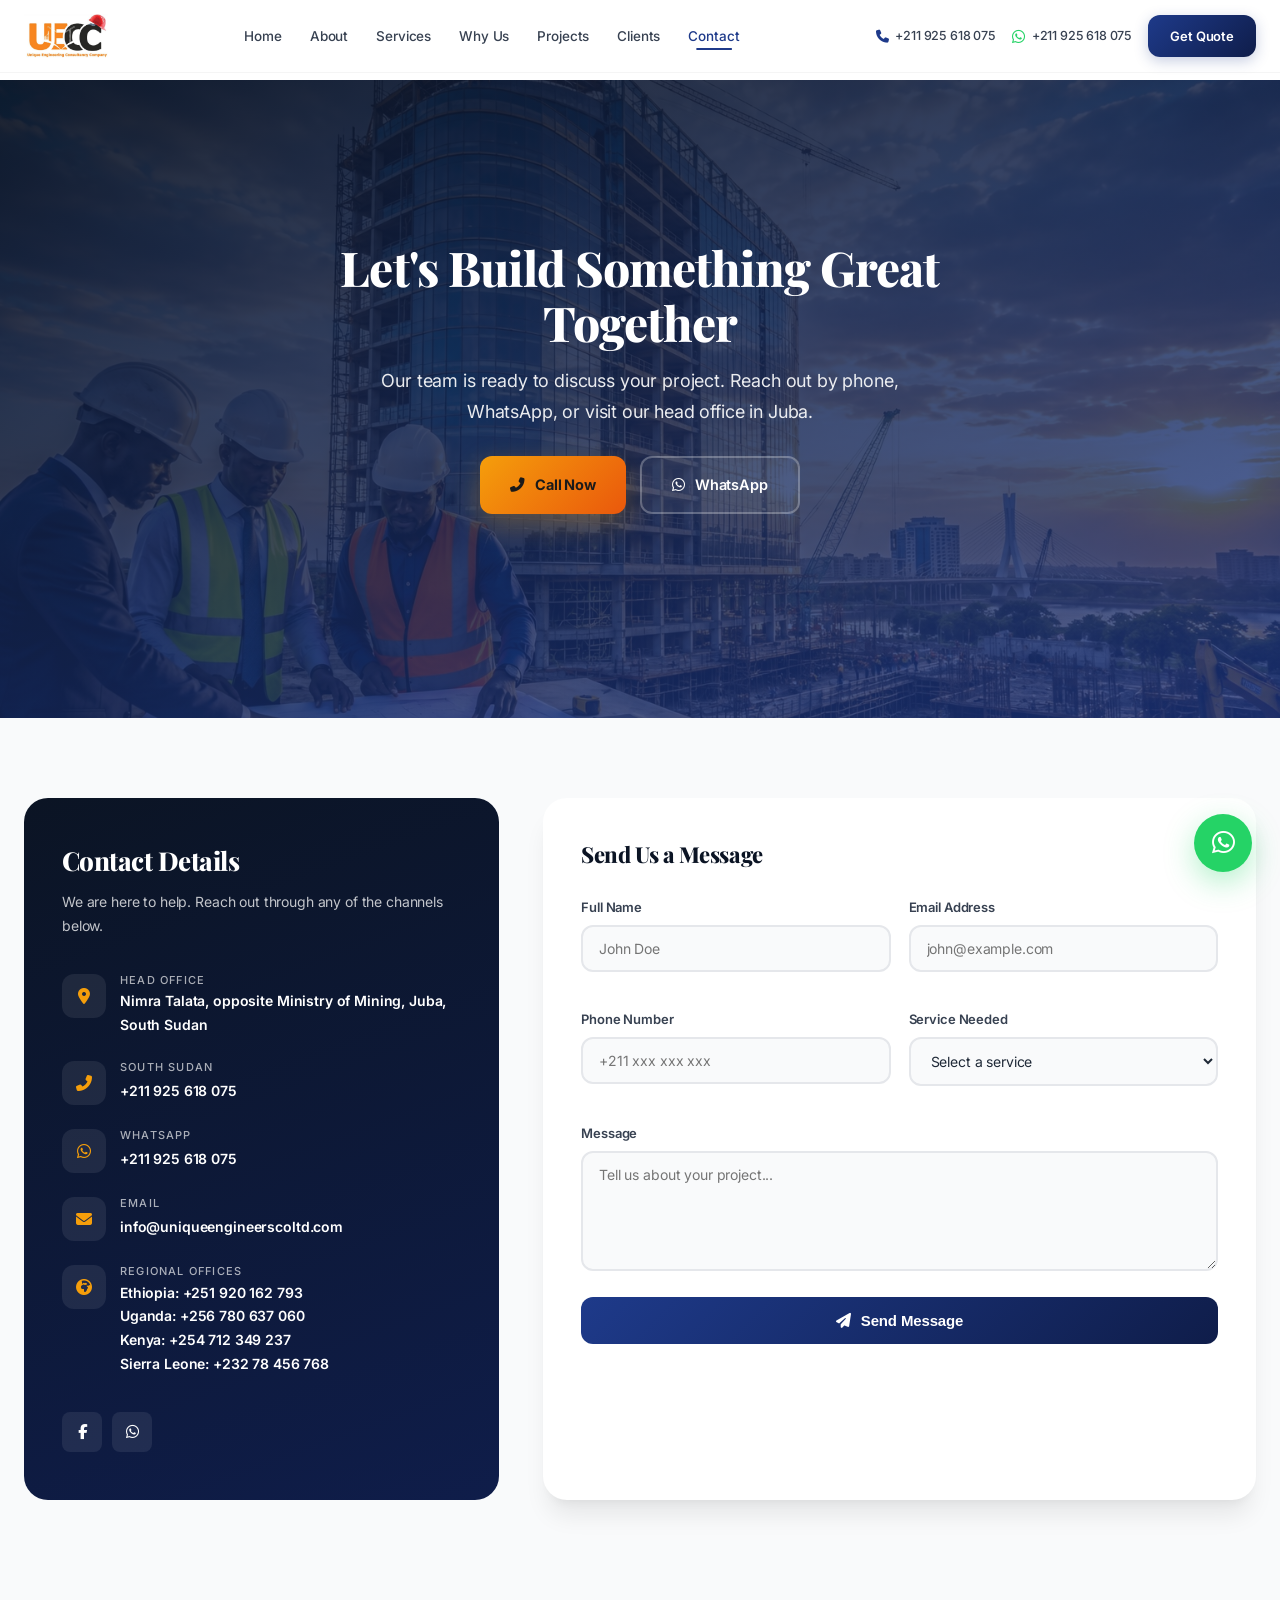
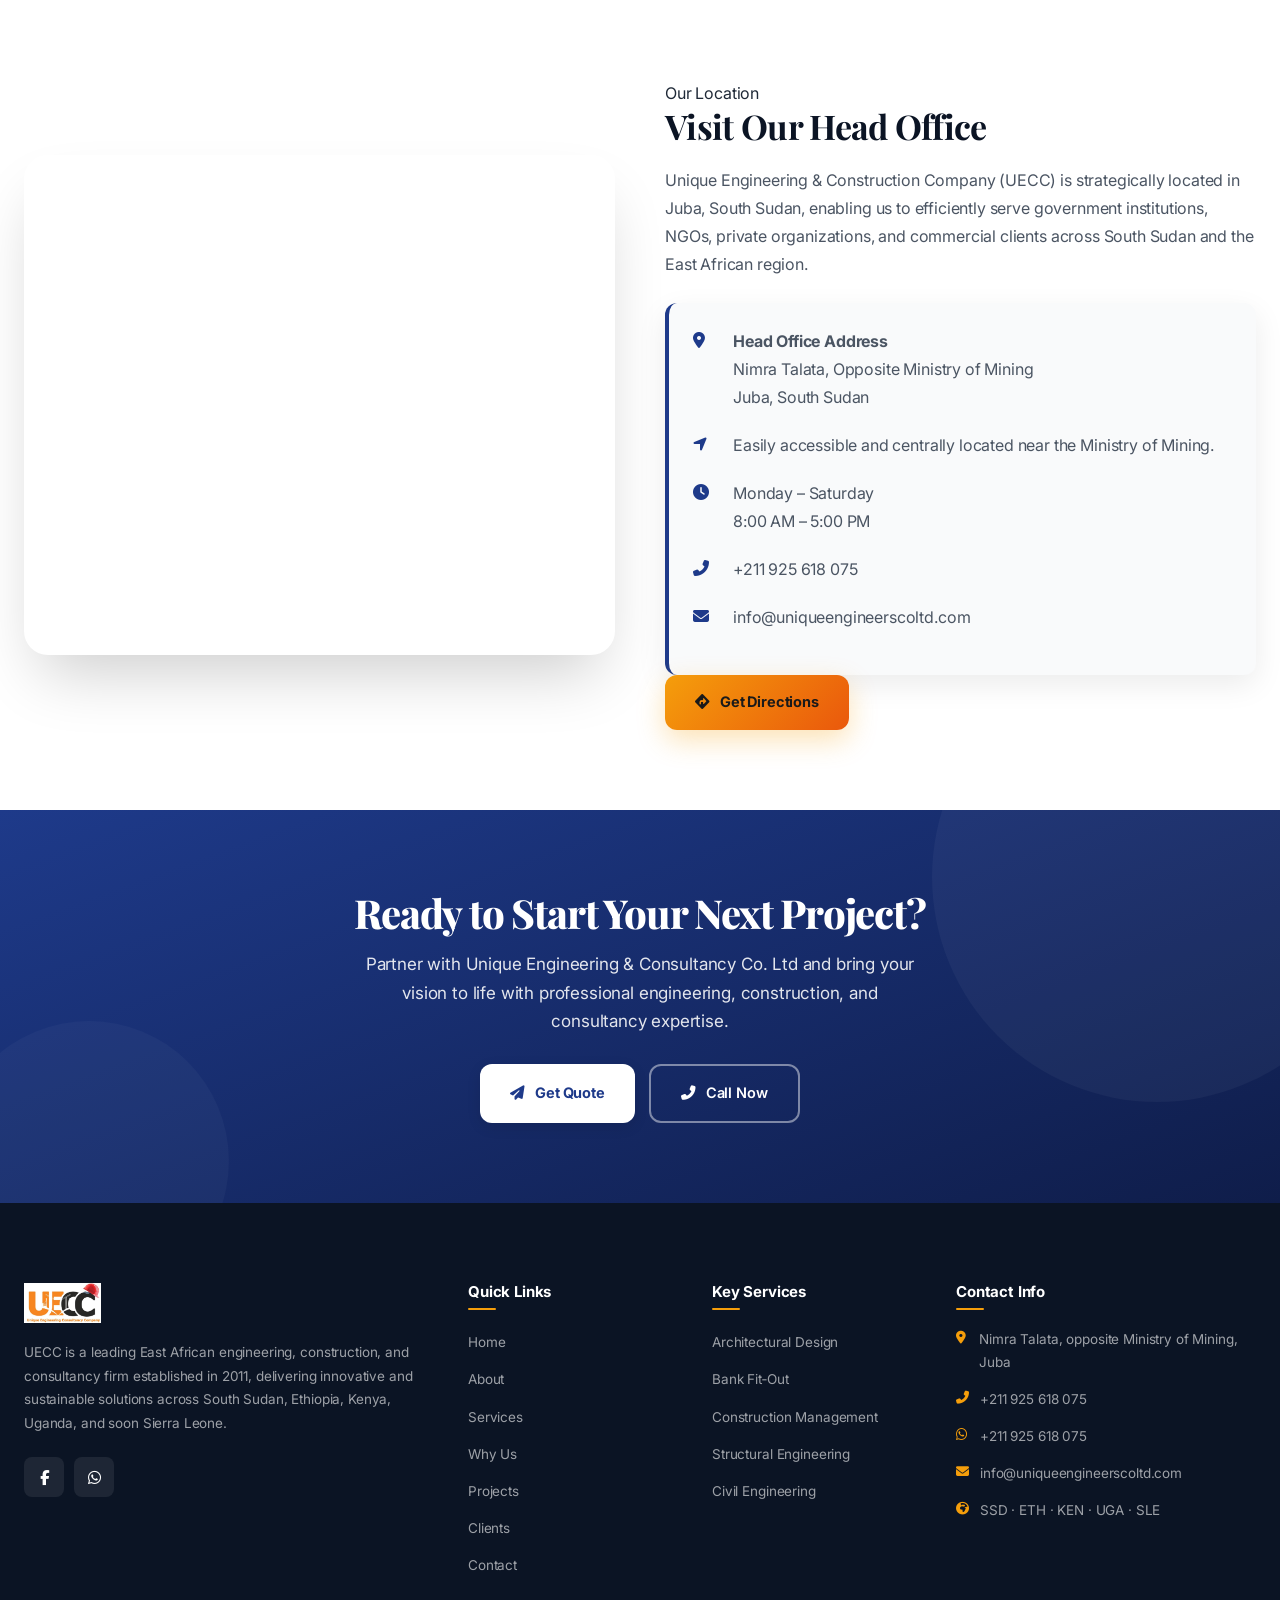
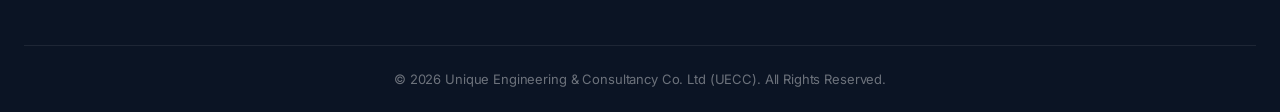
<file: contact.html>
<!DOCTYPE html>
<html lang="en">
<head>
    <meta charset="UTF-8">
    <meta name="viewport" content="width=device-width, initial-scale=1.0">
    <title>Contact Us — Unique Engineering & Consultancy Co. Ltd</title>
    <meta name="description" content="Get in touch with UECC in Juba, South Sudan. Call, WhatsApp, or email us for engineering, construction, and consultancy services.">
    <link rel="preconnect" href="https://fonts.googleapis.com">
    <link rel="preconnect" href="https://fonts.gstatic.com" crossorigin>
    <link href="https://fonts.googleapis.com/css2?family=Inter:wght@300;400;500;600;700;800;900&family=Playfair+Display:ital,wght@0,400;0,500;0,600;0,700;0,800;0,900;1,400;1,500;1,600;1,700&display=swap" rel="stylesheet">
    <link rel="stylesheet" href="https://cdnjs.cloudflare.com/ajax/libs/font-awesome/6.5.1/css/all.min.css">
    <link rel="stylesheet" href="style.css">
    <style>
        /* Page-specific hero and office location styles */
        .contact-page-hero {
            position: relative;
            min-height: 40vh;
            display: flex;
            align-items: center;
            background: url('assets/unique10.jpeg') center/cover no-repeat;
            color: white;
            margin-top: 80px;
        }
        .contact-page-hero-overlay {
            position: absolute;
            inset: 0;
            background: linear-gradient(160deg, rgba(11,20,36,0.92) 0%, rgba(30,58,138,0.75) 100%);
        }
        .contact-page-hero-content {
            position: relative;
            z-index: 2;
            text-align: center;
            max-width: 800px;
            margin: 0 auto;
            padding: 60px 24px;
        }
        .contact-page-hero h1 {
            font-size: clamp(32px, 4vw, 48px);
            font-weight: 800;
            margin-bottom: 16px;
        }
        .contact-page-hero p {
            font-size: 18px;
            opacity: 0.9;
            max-width: 600px;
            margin: 0 auto 28px;
        }

        .office-location {
            padding: 80px 0;
            background: var(--white);
        }
        .office-location-grid {
            display: grid;
            grid-template-columns: 1fr 1fr;
            gap: 50px;
            align-items: center;
        }
        .location-image {
            border-radius: var(--radius-xl);
            overflow: hidden;
            box-shadow: var(--shadow-2xl);
        }
        .location-image img {
            width: 100%;
            height: 400px;
            object-fit: cover;
            display: block;
        }
        .location-text h2 {
            font-size: 34px;
            color: var(--navy);
            margin-bottom: 20px;
        }
        .location-text p {
            color: var(--gray-600);
            font-size: 16px;
            line-height: 1.75;
            margin-bottom: 20px;
        }
        .location-text .address-highlight {
            background: var(--gray-50);
            padding: 24px;
            border-radius: var(--radius);
            border-left: 4px solid var(--primary);
        }
        .address-highlight i {
            color: var(--primary);
            margin-right: 10px;
        }

        @media (max-width: 992px) {
            .office-location-grid {
                grid-template-columns: 1fr;
            }
            .location-image img {
                height: 300px;
            }
        }
    </style>
</head>
<body>

    <!-- Navigation -->
    <nav class="navbar" id="navbar">
        <div class="nav-container">
            <a href="index.html" class="nav-logo">
                <img src="assets/uniquelogo.jpeg" alt="Unique Engineering & Consultancy Co. Ltd" class="logo-img">
            </a>
            <ul class="nav-links">
                <li><a href="index.html">Home</a></li>
                <li><a href="about.html">About</a></li>
                <li><a href="services.html">Services</a></li>
                <li><a href="whyus.html">Why Us</a></li>
                <li><a href="projects.html">Projects</a></li>
                <li><a href="clients.html">Clients</a></li>
                <li><a href="contact.html" class="active">Contact</a></li>
            </ul>
            <div class="nav-contact">
                <a href="tel:+211925618075" class="nav-phone"><i class="fas fa-phone"></i><span>+211 925 618 075</span></a>
                <a href="https://wa.me/211925618075" class="nav-whatsapp" target="_blank"><i class="fab fa-whatsapp"></i><span>+211 925 618 075</span></a>
                <a href="contact.html" class="btn-quote">Get Quote</a>
            </div>
            <button class="mobile-toggle" onclick="openMobileMenu()"><i class="fas fa-bars"></i></button>
        </div>
    </nav>

    <!-- Mobile Menu -->
    <div class="mobile-menu-overlay" id="mobileOverlay" onclick="closeMobileMenu()"></div>
    <div class="mobile-menu" id="mobileMenu">
        <button class="mobile-menu-close" onclick="closeMobileMenu()"><i class="fas fa-times"></i></button>
        <ul class="mobile-menu-links">
            <li><a href="index.html" onclick="closeMobileMenu()">Home</a></li>
            <li><a href="about.html" onclick="closeMobileMenu()">About</a></li>
            <li><a href="services.html" onclick="closeMobileMenu()">Services</a></li>
            <li><a href="whyus.html" onclick="closeMobileMenu()">Why Us</a></li>
            <li><a href="projects.html" onclick="closeMobileMenu()">Projects</a></li>
            <li><a href="clients.html" onclick="closeMobileMenu()">Clients</a></li>
            <li><a href="contact.html" onclick="closeMobileMenu()">Contact</a></li>
            <li><a href="tel:+211925618075"><i class="fas fa-phone"></i> +211 925 618 075</a></li>
            <li><a href="https://wa.me/211925618075" target="_blank"><i class="fab fa-whatsapp"></i> +211 925 618 075</a></li>
        </ul>
        <a href="contact.html" class="btn-quote" style="display:block;text-align:center;margin-top:16px;" onclick="closeMobileMenu()">Get a Free Quote</a>
    </div>

    <!-- Hero Section -->
    <section class="contact-page-hero">
        <div class="contact-page-hero-overlay"></div>
        <div class="contact-page-hero-content">
            <h1>Let's Build Something Great Together</h1>
            <p>Our team is ready to discuss your project. Reach out by phone, WhatsApp, or visit our head office in Juba.</p>
            <div class="hero-buttons" style="justify-content: center;">
                <a href="tel:+211925618075" class="btn-primary"><i class="fas fa-phone-alt"></i> Call Now</a>
                <a href="https://wa.me/211925618075" target="_blank" class="btn-secondary"><i class="fab fa-whatsapp"></i> WhatsApp</a>
            </div>
        </div>
    </section>

    <!-- Contact Form and Info (Reused from existing .contact styles) -->
    <section class="contact" style="padding-top: 80px;">
        <div class="container">
            <div class="contact-grid">
                <!-- Left: Contact Details Card -->
                <div class="contact-info reveal">
                    <h3>Contact Details</h3>
                    <p>We are here to help. Reach out through any of the channels below.</p>
                    <div class="contact-item">
                        <div class="contact-item-icon"><i class="fas fa-map-marker-alt"></i></div>
                        <div class="contact-item-text">
                            <h5>Head Office</h5>
                            <p>Nimra Talata, opposite Ministry of Mining, Juba, South Sudan</p>
                        </div>
                    </div>
                    <div class="contact-item">
                        <div class="contact-item-icon"><i class="fas fa-phone-alt"></i></div>
                        <div class="contact-item-text">
                            <h5>South Sudan</h5>
                            <a href="tel:+211925618075">+211 925 618 075</a>
                            
                        </div>
                    </div>
                    <div class="contact-item">
                        <div class="contact-item-icon"><i class="fab fa-whatsapp"></i></div>
                        <div class="contact-item-text">
                            <h5>WhatsApp</h5>
                            <a href="https://wa.me/211925618075" target="_blank">+211 925 618 075</a>
                        </div>
                    </div>
                    <div class="contact-item">
                        <div class="contact-item-icon"><i class="fas fa-envelope"></i></div>
                        <div class="contact-item-text">
                            <h5>Email</h5>
                            <a href="mailto:info@uniqueengineerscoltd.com">info@uniqueengineerscoltd.com</a>
                        </div>
                    </div>
                    <div class="contact-item">
                        <div class="contact-item-icon"><i class="fas fa-globe-africa"></i></div>
                        <div class="contact-item-text">
                            <h5>Regional Offices</h5>
                            <p>Ethiopia: +251 920 162 793</p>
                            <p>Uganda: +256 780 637 060</p>
                            <p>Kenya: +254 712 349 237</p>
                            <p>Sierra Leone: +232 78 456 768</p>
                        </div>
                    </div>
                    <div class="contact-social">
                        <a href="https://www.facebook.com/p/Unique-Engineering-consultancy-Co-Ltd-100063910663407/"
   target="_blank"
   rel="noopener noreferrer"
   class="social-link"
   aria-label="Facebook">
    <i class="fab fa-facebook-f"></i>
</a>

<!-- WhatsApp -->
<a href="https://wa.me/211925618075"
   target="_blank"
   rel="noopener noreferrer"
   class="social-link"
   aria-label="WhatsApp">
    <i class="fab fa-whatsapp"></i>
</a>
                    </div>
                </div>
                <div class="contact-form-wrapper reveal reveal-delay-2">
    <h3>Send Us a Message</h3>

<form id="contactForm" name="contact" method="POST" data-netlify="true">

    <input type="hidden" name="form-name" value="contact">

    <div class="form-row">
        <div class="form-group">
            <label>Full Name</label>
            <input type="text" name="name" placeholder="John Doe" required>
        </div>

        <div class="form-group">
            <label>Email Address</label>
            <input type="email" name="email" placeholder="john@example.com" required>
        </div>
    </div>

    <div class="form-row">
        <div class="form-group">
            <label>Phone Number</label>
            <input type="tel" name="phone" placeholder="+211 xxx xxx xxx" required>
        </div>

        <div class="form-group">
            <label>Service Needed</label>
            <select name="service" required>
                <option value="">Select a service</option>
                <option>Engineering Consultancy</option>
                <option>Architectural & Interior Design</option>
                <option>Construction Management</option>
                <option>Structural & Civil Engineering</option>
                <option>Project Supervision</option>
                <option>Quantity Surveying</option>
                <option>Bank Fit-Out</option>
                <option>Building Construction</option>
            </select>
        </div>
    </div>

    <div class="form-group">
        <label>Message</label>
        <textarea name="message" placeholder="Tell us about your project..." required></textarea>
    </div>

    <button type="submit" class="btn-submit">
        <i class="fas fa-paper-plane"></i> Send Message
    </button>

</form>

<div id="successPopup" class="success-popup">
    <i class="fas fa-check-circle"></i>
    <h4>Thank You!</h4>
    <p>Your message has been sent successfully.</p>
</div>

<!-- Hidden Netlify Form -->
<form name="contact" netlify hidden>
    <input type="text" name="name">
    <input type="email" name="email">
    <input type="tel" name="phone">
    <input type="text" name="service">
    <textarea name="message"></textarea>
</form>

</div>

                </div>
            </div>
        </div>
    </section>

<!-- Office Location / Map Section -->
<section class="office-location">
    <div class="container">
        <div class="office-location-grid">

            <!-- Google Map -->
            <div class="location-image reveal">
                <iframe
                    src="https://maps.google.com/maps?q=Ministry%20of%20Mining%20Juba%20South%20Sudan&t=&z=15&ie=UTF8&iwloc=&output=embed"
                    loading="lazy"
                    allowfullscreen
                    referrerpolicy="no-referrer-when-downgrade">
                </iframe>
            </div>

            <!-- Office Information -->
            <div class="location-text reveal reveal-delay-2">
                <span class="section-tag">Our Location</span>

                <h2>Visit Our Head Office</h2>

                <p>
                    Unique Engineering & Construction Company (UECC) is strategically
                    located in Juba, South Sudan, enabling us to efficiently serve
                    government institutions, NGOs, private organizations, and
                    commercial clients across South Sudan and the East African region.
                </p>

                <div class="address-highlight">

                    <p>
                        <i class="fas fa-map-marker-alt"></i>
                        <span>
                            <strong>Head Office Address</strong><br>
                            Nimra Talata, Opposite Ministry of Mining<br>
                            Juba, South Sudan
                        </span>
                    </p>

                    <p>
                        <i class="fas fa-location-arrow"></i>
                        <span>
                            Easily accessible and centrally located near the
                            Ministry of Mining.
                        </span>
                    </p>

                    <p>
                        <i class="fas fa-clock"></i>
                        <span>
                            Monday – Saturday<br>
                            8:00 AM – 5:00 PM
                        </span>
                    </p>

                    <p>
                        <i class="fas fa-phone-alt"></i>
                        <span>
                            +211 925 618 075
                        </span>
                    </p>

                    <p>
                        <i class="fas fa-envelope"></i>
                        <span>
                           info@uniqueengineerscoltd.com
                        </span>
                    </p>

                </div>

                <div class="location-buttons">
                    <a href="https://maps.google.com/?q=Ministry+of+Mining+Juba+South+Sudan"
                       target="_blank"
                       class="btn btn-primary">
                        <i class="fas fa-directions"></i>
                        Get Directions
                    </a>
                </div>

            </div>

        </div>
    </div>
</section>


    <!-- Call to Action -->
    <section class="cta-banner">
        <div class="container">
            <div class="cta-content reveal">
                <h2>Ready to Start Your Next Project?</h2>
                <p>Partner with Unique Engineering & Consultancy Co. Ltd and bring your vision to life with professional engineering, construction, and consultancy expertise.</p>
                <div class="cta-buttons">
                    <a href="contact.html" class="btn-white"><i class="fas fa-paper-plane"></i> Get Quote</a>
                    <a href="tel:+211925618075" class="btn-outline-white"><i class="fas fa-phone-alt"></i> Call Now</a>
                </div>
            </div>
        </div>
    </section>

    <!-- Footer -->
    <footer>
        <div class="container">
            <div class="footer-grid">
                <div class="footer-brand">
                    <a href="index.html" class="nav-logo"><img src="assets/uniquelogo.jpeg" alt="UECC Logo" class="logo-img"></a>
                    <p>UECC is a leading East African engineering, construction, and consultancy firm established in 2011, delivering innovative and sustainable solutions across South Sudan, Ethiopia, Kenya, Uganda, and soon Sierra Leone.</p>
                    <div class="contact-social" style="margin-top:22px;">
                        <a href="https://www.facebook.com/p/Unique-Engineering-consultancy-Co-Ltd-100063910663407/"
   target="_blank"
   rel="noopener noreferrer"
   class="social-link"
   aria-label="Facebook">
    <i class="fab fa-facebook-f"></i>
</a>

<!-- WhatsApp -->
<a href="https://wa.me/211925618075"
   target="_blank"
   rel="noopener noreferrer"
   class="social-link"
   aria-label="WhatsApp">
    <i class="fab fa-whatsapp"></i>
</a>
                    </div>
                </div>
                <div class="footer-col">
                    <h4>Quick Links</h4>
                    <ul class="footer-links">
                        <li><a href="index.html">Home</a></li>
                        <li><a href="about.html">About</a></li>
                        <li><a href="services.html">Services</a></li>
                        <li><a href="whyus.html">Why Us</a></li>
                        <li><a href="projects.html">Projects</a></li>
                        <li><a href="clients.html">Clients</a></li>
                        <li><a href="contact.html">Contact</a></li>
                    </ul>
                </div>
                <div class="footer-col">
                    <h4>Key Services</h4>
                    <ul class="footer-links">
                        <li><a href="services.html">Architectural Design</a></li>
                        <li><a href="services.html">Bank Fit‑Out</a></li>
                        <li><a href="services.html">Construction Management</a></li>
                        <li><a href="services.html">Structural Engineering</a></li>
                        <li><a href="services.html">Civil Engineering</a></li>
                    </ul>
                </div>
                  <div class="footer-col">
                    <h4>Contact Info</h4>
                    <div class="footer-contact-item"><i class="fas fa-map-marker-alt"></i><span>Nimra Talata, opposite Ministry of Mining, Juba</span></div>
                    <div class="footer-contact-item"><i class="fas fa-phone-alt"></i><a href="tel:+211925618075">+211 925 618 075</a></div>
                    <div class="footer-contact-item"><i class="fab fa-whatsapp"></i><a href="https://wa.me/211925618075">+211 925 618 075</a></div>
                    <div class="footer-contact-item"><i class="fas fa-envelope"></i><a href="mailto:info@uniqueengineerscoltd.com">info@uniqueengineerscoltd.com</a></div>
                    <div class="footer-contact-item"><i class="fas fa-globe-africa"></i><span>SSD · ETH · KEN · UGA · SLE</span></div>
                </div>
            </div>
            <div class="footer-bottom">
                <p>&copy; 2026 Unique Engineering & Consultancy Co. Ltd (UECC). All Rights Reserved.</p>
            </div>
        </div>
    </footer>

    <div class="whatsapp-float"><a href="https://wa.me/211925618075" target="_blank"><i class="fab fa-whatsapp"></i></a></div>
    <button class="back-to-top" id="backToTop" onclick="scrollToTop()"><i class="fas fa-arrow-up"></i></button>

    <script src="script.js"></script>
</body>
</html>
</file>
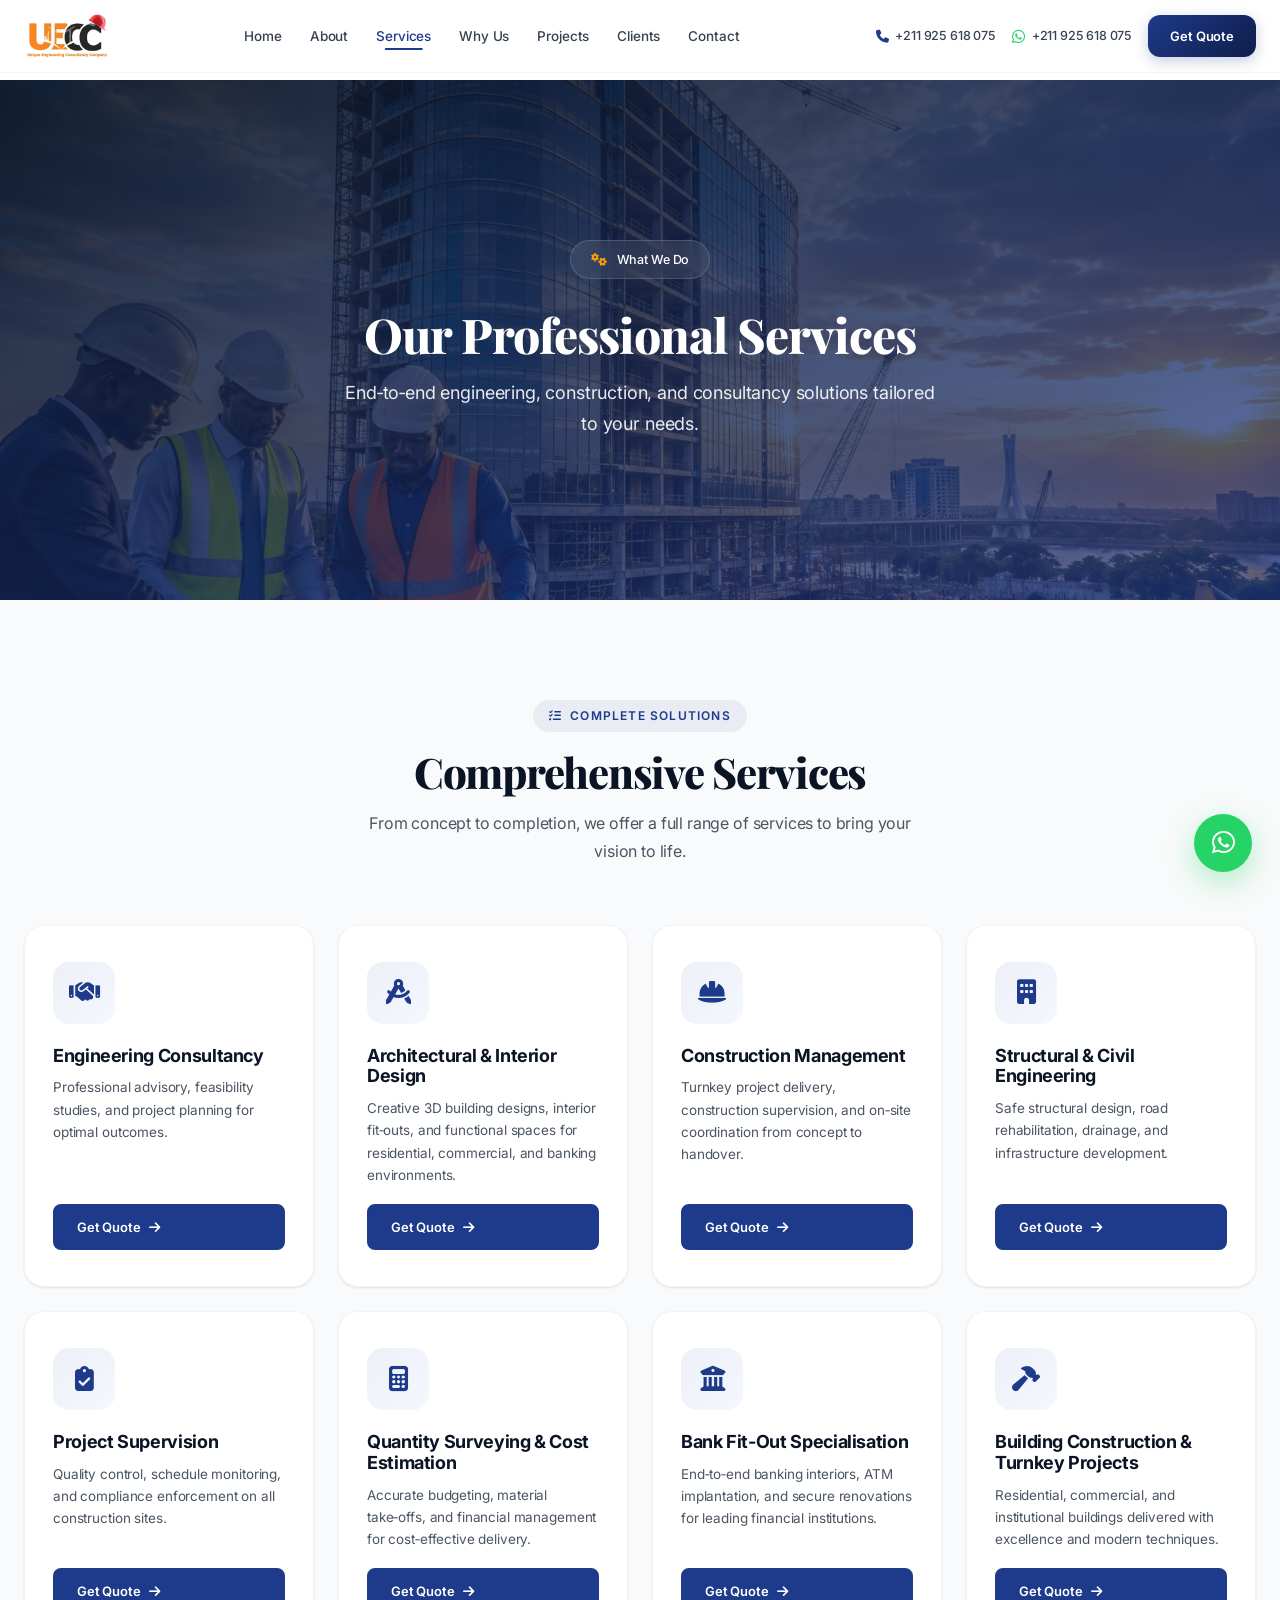
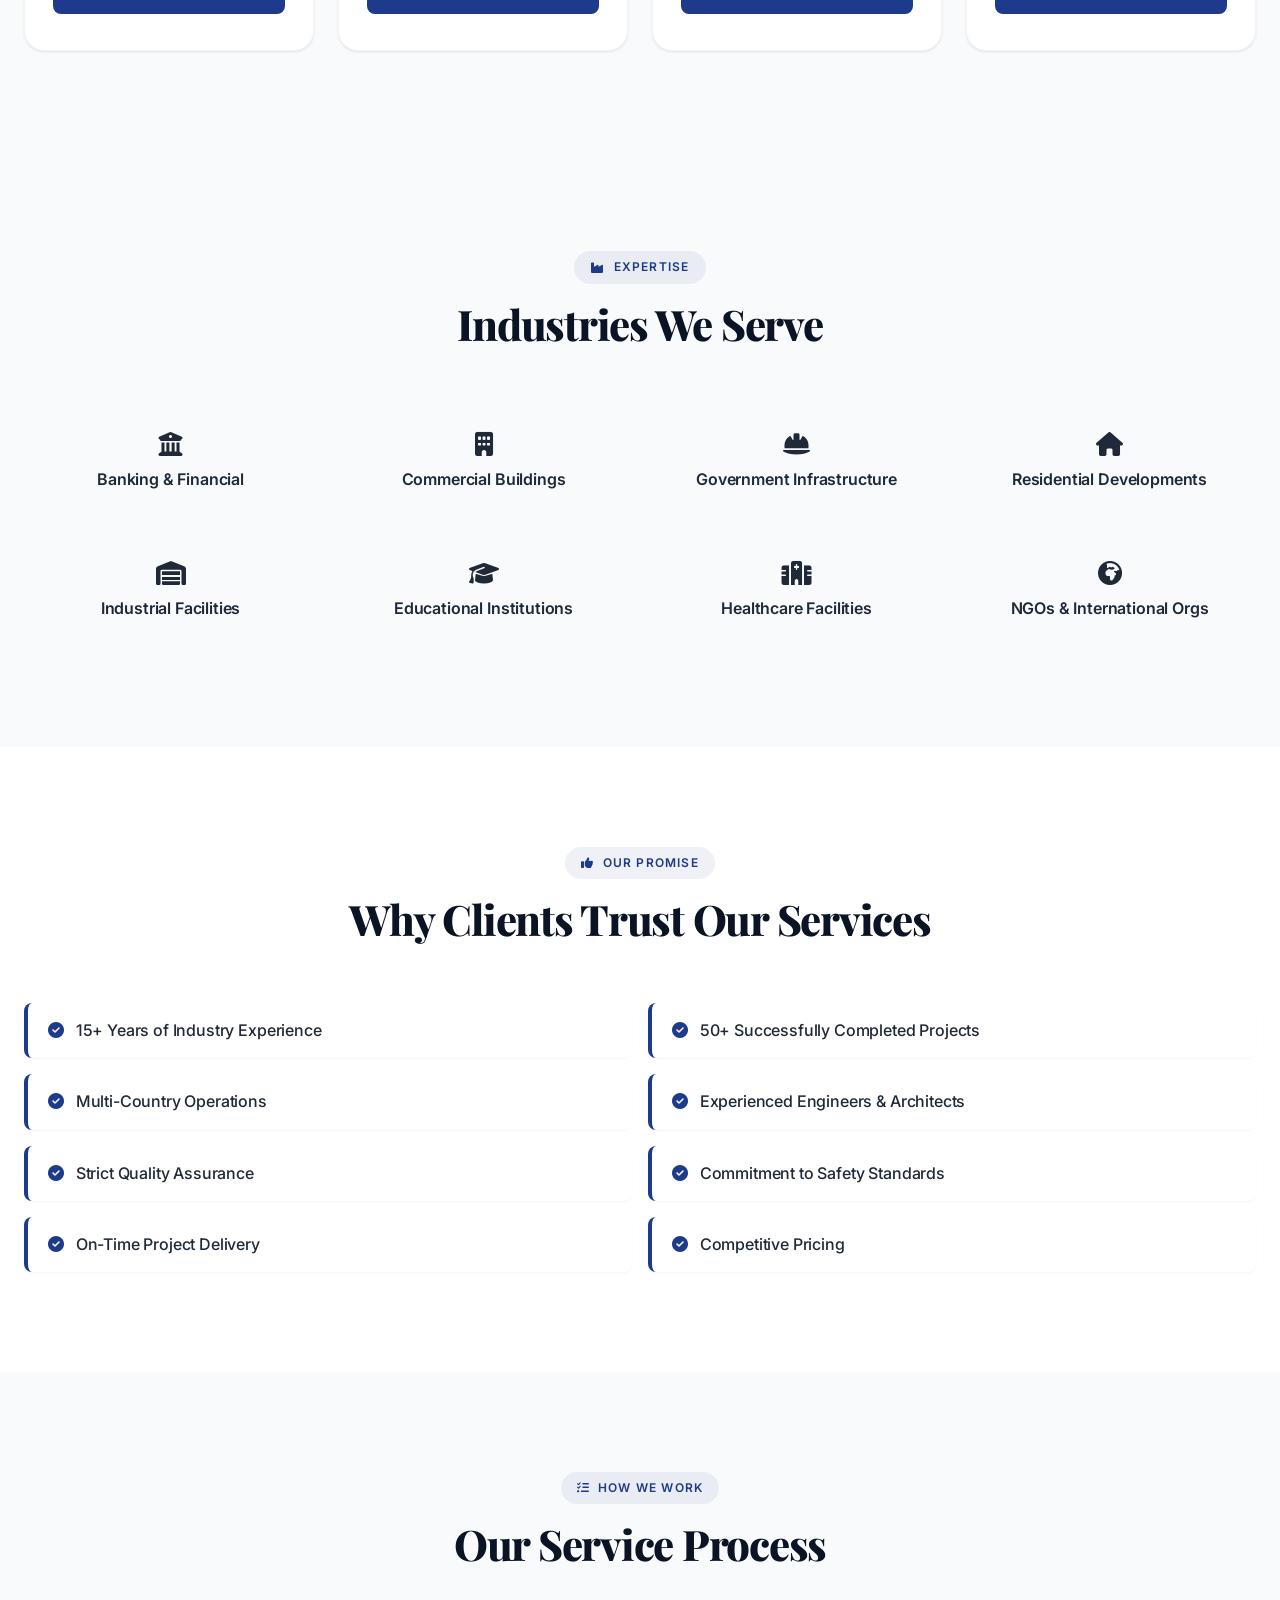
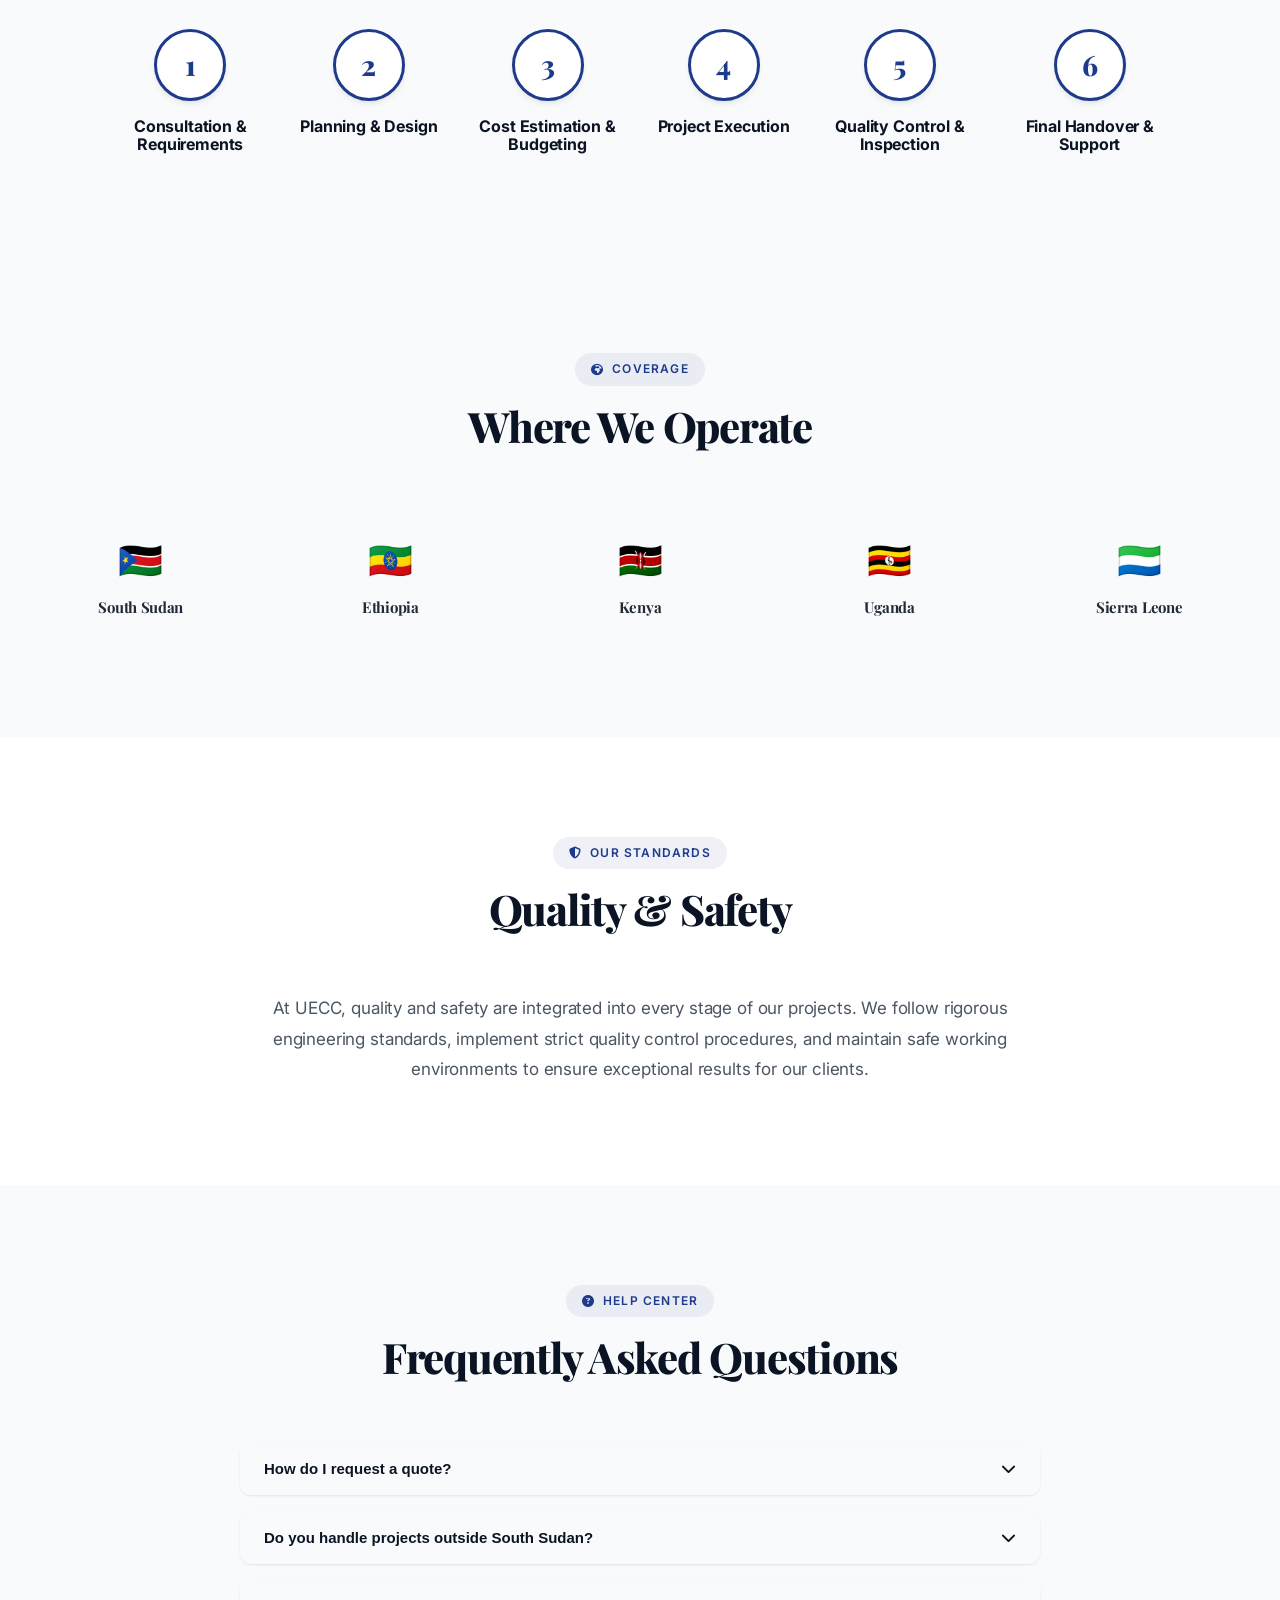
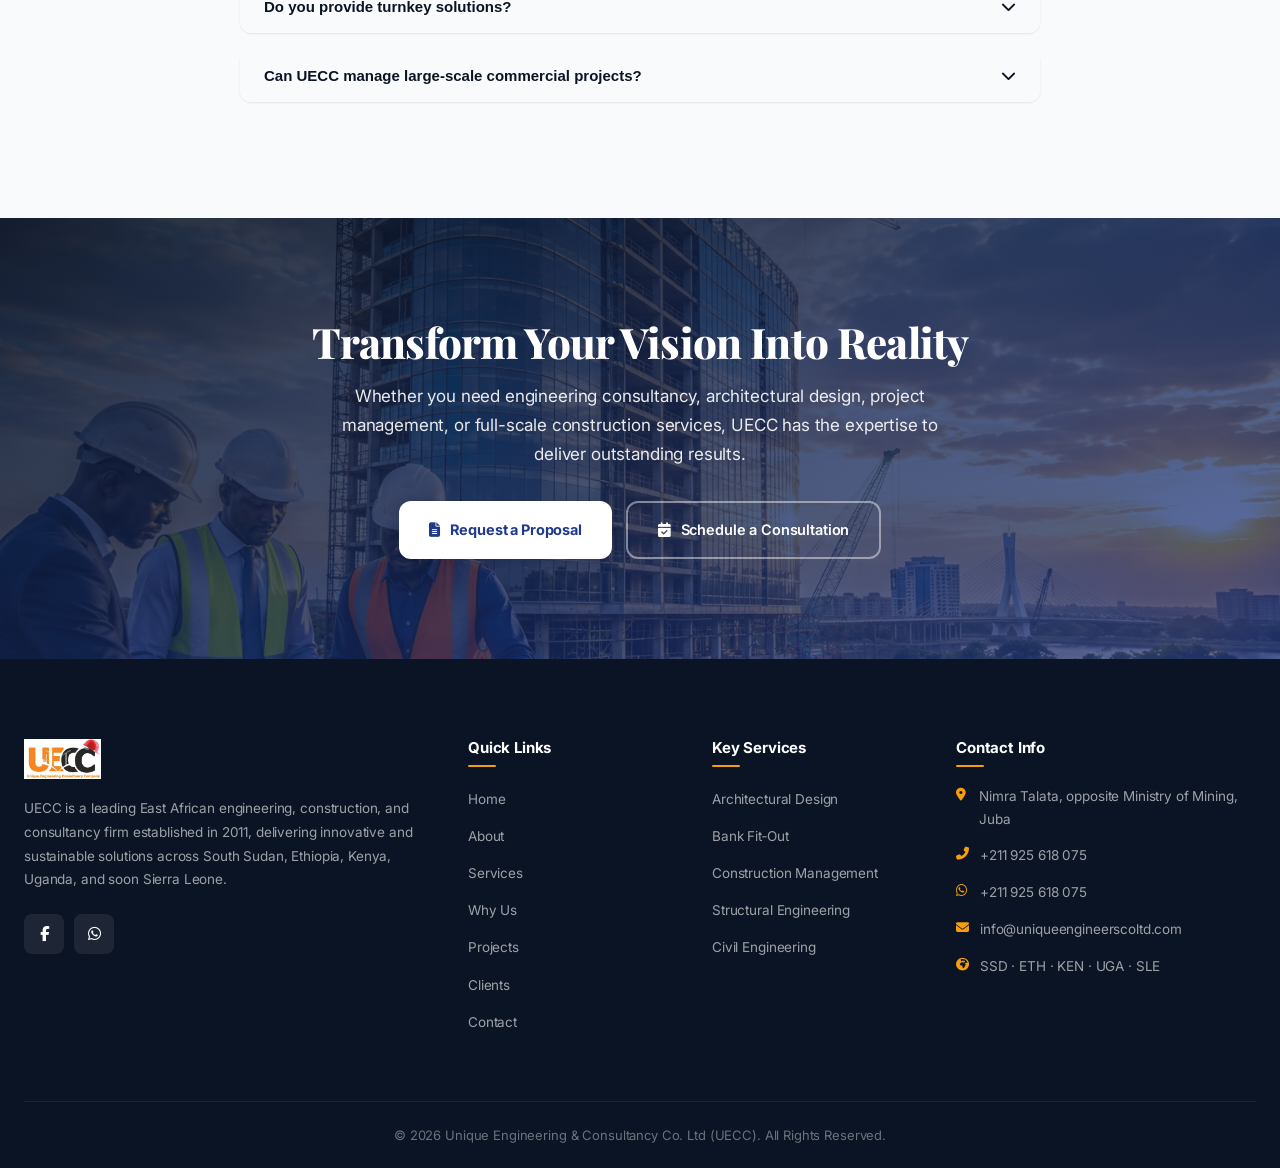
<file: services.html>
<!DOCTYPE html>
<html lang="en">
<head>
    <meta charset="UTF-8">
    <meta name="viewport" content="width=device-width, initial-scale=1.0">
    <title>Our Services — Unique Engineering & Consultancy Co. Ltd</title>
    <meta name="description" content="Comprehensive engineering, construction, and consultancy services by UECC. Industries, process, and expertise.">
    <link rel="preconnect" href="https://fonts.googleapis.com">
    <link rel="preconnect" href="https://fonts.gstatic.com" crossorigin>
    <link href="https://fonts.googleapis.com/css2?family=Inter:wght@300;400;500;600;700;800;900&family=Playfair+Display:ital,wght@0,400;0,500;0,600;0,700;0,800;0,900;1,400;1,500;1,600;1,700&display=swap" rel="stylesheet">
    <link rel="stylesheet" href="https://cdnjs.cloudflare.com/ajax/libs/font-awesome/6.5.1/css/all.min.css">
    <link rel="stylesheet" href="style.css">
    <style>
        /* Additional styles for new sections (no conflicts with style.css) */
        .industries-grid {
            display: grid;
            grid-template-columns: repeat(4, 1fr);
            gap: 20px;
        }
        .industry-item {
            background: var(--gray-50);
            padding: 24px;
            border-radius: var(--radius);
            text-align: center;
            font-weight: 600;
            transition: var(--transition);
        }
        .industry-item:hover {
            background: var(--primary);
            color: white;
        }
        .industry-item i {
            font-size: 24px;
            margin-bottom: 10px;
            display: block;
        }

        .trust-list {
            display: grid;
            grid-template-columns: repeat(2, 1fr);
            gap: 16px;
            list-style: none;
        }
        .trust-list li {
            background: white;
            padding: 14px 20px;
            border-radius: var(--radius-sm);
            border-left: 4px solid var(--primary);
            font-weight: 500;
            box-shadow: var(--shadow-xs);
        }

        .process-steps {
            display: flex;
            justify-content: center;
            flex-wrap: wrap;
            gap: 30px;
            margin-top: 40px;
        }
        .process-step {
            text-align: center;
            max-width: 160px;
        }
        .process-step .step-number {
            width: 72px;
            height: 72px;
            background: white;
            border: 3px solid var(--primary);
            border-radius: 50%;
            display: flex;
            align-items: center;
            justify-content: center;
            margin: 0 auto 16px;
            font-size: 28px;
            font-weight: 800;
            color: var(--primary);
            font-family: 'Playfair Display', serif;
            box-shadow: var(--shadow);
            transition: var(--transition);
        }
        .process-step:hover .step-number {
            background: var(--primary);
            color: white;
            transform: scale(1.08);
        }
        .process-step h4 {
            font-size: 16px;
            color: var(--navy);
            font-family: 'Inter', sans-serif;
            font-weight: 700;
        }

        .featured-projects-grid {
            display: grid;
            grid-template-columns: repeat(4, 1fr);
            gap: 24px;
        }
        .featured-project-card {
            border-radius: var(--radius-lg);
            overflow: hidden;
            background: white;
            box-shadow: var(--shadow-sm);
            transition: var(--transition);
        }
        .featured-project-card:hover {
            transform: translateY(-6px);
            box-shadow: var(--shadow-lg);
        }
        .featured-project-card img {
            width: 100%;
            height: 180px;
            object-fit: cover;
        }
        .featured-project-card .info {
            padding: 18px;
        }
        .featured-project-card h5 {
            font-size: 15px;
            color: var(--navy);
        }
        .featured-project-card p {
            font-size: 13px;
            color: var(--gray-600);
            margin-top: 6px;
        }

        .regions-grid {
            display: grid;
            grid-template-columns: repeat(auto-fit, minmax(140px, 1fr));
            gap: 16px;
            margin-top: 30px;
        }
        .region-card {
            text-align: center;
            background: var(--gray-50);
            padding: 20px 12px;
            border-radius: var(--radius);
            transition: var(--transition);
        }
        .region-card:hover {
            background: var(--primary);
            color: white;
        }
        .region-card .flag {
            font-size: 36px;
            margin-bottom: 8px;
        }
        .region-card h5 {
            font-size: 15px;
        }

        .faq-list {
            max-width: 800px;
            margin: 0 auto;
        }
        .faq-item {
            background: white;
            margin-bottom: 16px;
            border-radius: var(--radius);
            box-shadow: var(--shadow-sm);
            overflow: hidden;
        }
        .faq-question {
            padding: 18px 24px;
            font-weight: 600;
            cursor: pointer;
            display: flex;
            justify-content: space-between;
            align-items: center;
            background: var(--gray-50);
            border: none;
            width: 100%;
            text-align: left;
            font-size: 15px;
            color: var(--navy);
        }
        .faq-answer {
            padding: 0 24px 18px;
            display: none;
            color: var(--gray-600);
        }
        .faq-item.active .faq-answer {
            display: block;
        }
        .faq-item.active .faq-question i {
            transform: rotate(180deg);
        }

        @media (max-width: 992px) {
            .industries-grid, .featured-projects-grid { grid-template-columns: repeat(2, 1fr); }
            .trust-list { grid-template-columns: 1fr; }
        }
        @media (max-width: 600px) {
            .industries-grid, .featured-projects-grid { grid-template-columns: 1fr; }
        }
    </style>
</head>
<body>

    <!-- Navigation -->
    <nav class="navbar" id="navbar">
        <div class="nav-container">
            <a href="index.html" class="nav-logo">
                <img src="assets/uniquelogo.jpeg" alt="Unique Engineering & Consultancy Co. Ltd" class="logo-img">
            </a>
            <ul class="nav-links">
                <li><a href="index.html">Home</a></li>
                <li><a href="about.html">About</a></li>
                <li><a href="services.html" class="active">Services</a></li>
                <li><a href="whyus.html">Why Us</a></li>
                <li><a href="projects.html">Projects</a></li>
                <li><a href="clients.html">Clients</a></li>
                <li><a href="contact.html">Contact</a></li>
            </ul>
            <div class="nav-contact">
                <a href="tel:+211925618075" class="nav-phone"><i class="fas fa-phone"></i><span>+211 925 618 075</span></a>
                <a href="https://wa.me/211925618075" class="nav-whatsapp" target="_blank"><i class="fab fa-whatsapp"></i><span>+211 925 618 075</span></a>
                <a href="contact.html" class="btn-quote">Get Quote</a>
            </div>
            <button class="mobile-toggle" onclick="openMobileMenu()"><i class="fas fa-bars"></i></button>
        </div>
    </nav>

    <!-- Mobile Menu -->
    <div class="mobile-menu-overlay" id="mobileOverlay" onclick="closeMobileMenu()"></div>
    <div class="mobile-menu" id="mobileMenu">
        <button class="mobile-menu-close" onclick="closeMobileMenu()"><i class="fas fa-times"></i></button>
        <ul class="mobile-menu-links">
            <li><a href="index.html" onclick="closeMobileMenu()">Home</a></li>
            <li><a href="about.html" onclick="closeMobileMenu()">About</a></li>
            <li><a href="services.html" onclick="closeMobileMenu()">Services</a></li>
            <li><a href="whyus.html" onclick="closeMobileMenu()">Why Us</a></li>
            <li><a href="projects.html" onclick="closeMobileMenu()">Projects</a></li>
            <li><a href="clients.html" onclick="closeMobileMenu()">Clients</a></li>
            <li><a href="contact.html" onclick="closeMobileMenu()">Contact</a></li>
            <li><a href="tel:+211925618075"><i class="fas fa-phone"></i> ++211 925 618 075</a></li>
            <li><a href="https://wa.me/211925618075" target="_blank"><i class="fab fa-whatsapp"></i> +211 925 618 075</a></li>
        </ul>
        <a href="contact.html" class="btn-quote" style="display:block;text-align:center;margin-top:16px;" onclick="closeMobileMenu()">Get a Free Quote</a>
    </div>

    <!-- Hero Section -->
    <section class="services-hero">
        <div class="services-hero-overlay"></div>
        <div class="container services-hero-content">
            <div class="hero-badge"><i class="fas fa-cogs"></i> What We Do</div>
            <h1>Our Professional Services</h1>
            <p>End‑to‑end engineering, construction, and consultancy solutions tailored to your needs.</p>
        </div>
    </section>

    <!-- Services Cards -->
    <section class="services-detail">
        <div class="container">
            <div class="section-header reveal">
                <span class="section-badge"><i class="fas fa-list-check"></i> Complete Solutions</span>
                <h2 class="section-title">Comprehensive Services</h2>
                <p class="section-subtitle">From concept to completion, we offer a full range of services to bring your vision to life.</p>
            </div>
            <div class="services-grid">
                <!-- Card 1 -->
                <div class="service-card reveal reveal-delay-1">
                    <div class="service-icon"><i class="fas fa-handshake"></i></div>
                    <h3>Engineering Consultancy</h3>
                    <p>Professional advisory, feasibility studies, and project planning for optimal outcomes.</p>
                    <a href="contact.html" class="btn-service-quote">Get Quote <i class="fas fa-arrow-right"></i></a>
                </div>
                <!-- Card 2 -->
                <div class="service-card reveal reveal-delay-2">
                    <div class="service-icon"><i class="fas fa-drafting-compass"></i></div>
                    <h3>Architectural & Interior Design</h3>
                    <p>Creative 3D building designs, interior fit‑outs, and functional spaces for residential, commercial, and banking environments.</p>
                    <a href="contact.html" class="btn-service-quote">Get Quote <i class="fas fa-arrow-right"></i></a>
                </div>
                <!-- Card 3 -->
                <div class="service-card reveal reveal-delay-3">
                    <div class="service-icon"><i class="fas fa-hard-hat"></i></div>
                    <h3>Construction Management</h3>
                    <p>Turnkey project delivery, construction supervision, and on‑site coordination from concept to handover.</p>
                    <a href="contact.html" class="btn-service-quote">Get Quote <i class="fas fa-arrow-right"></i></a>
                </div>
                <!-- Card 4 -->
                <div class="service-card reveal reveal-delay-4">
                    <div class="service-icon"><i class="fas fa-building"></i></div>
                    <h3>Structural & Civil Engineering</h3>
                    <p>Safe structural design, road rehabilitation, drainage, and infrastructure development.</p>
                    <a href="contact.html" class="btn-service-quote">Get Quote <i class="fas fa-arrow-right"></i></a>
                </div>
                <!-- Card 5 -->
                <div class="service-card reveal reveal-delay-1">
                    <div class="service-icon"><i class="fas fa-clipboard-check"></i></div>
                    <h3>Project Supervision</h3>
                    <p>Quality control, schedule monitoring, and compliance enforcement on all construction sites.</p>
                    <a href="contact.html" class="btn-service-quote">Get Quote <i class="fas fa-arrow-right"></i></a>
                </div>
                <!-- Card 6 -->
                <div class="service-card reveal reveal-delay-2">
                    <div class="service-icon"><i class="fas fa-calculator"></i></div>
                    <h3>Quantity Surveying & Cost Estimation</h3>
                    <p>Accurate budgeting, material take‑offs, and financial management for cost‑effective delivery.</p>
                    <a href="contact.html" class="btn-service-quote">Get Quote <i class="fas fa-arrow-right"></i></a>
                </div>
                <!-- Card 7 -->
                <div class="service-card reveal reveal-delay-3">
                    <div class="service-icon"><i class="fas fa-university"></i></div>
                    <h3>Bank Fit‑Out Specialisation</h3>
                    <p>End‑to‑end banking interiors, ATM implantation, and secure renovations for leading financial institutions.</p>
                    <a href="contact.html" class="btn-service-quote">Get Quote <i class="fas fa-arrow-right"></i></a>
                </div>
                <!-- Card 8 -->
                <div class="service-card reveal reveal-delay-4">
                    <div class="service-icon"><i class="fas fa-hammer"></i></div>
                    <h3>Building Construction & Turnkey Projects</h3>
                    <p>Residential, commercial, and institutional buildings delivered with excellence and modern techniques.</p>
                    <a href="contact.html" class="btn-service-quote">Get Quote <i class="fas fa-arrow-right"></i></a>
                </div>
            </div>
        </div>
    </section>

    <!-- Industries We Serve -->
    <section class="industries" style="padding: 100px 0; background: var(--gray-50);">
        <div class="container">
            <div class="section-header reveal">
                <span class="section-badge"><i class="fas fa-industry"></i> Expertise</span>
                <h2 class="section-title">Industries We Serve</h2>
            </div>
            <div class="industries-grid reveal">
                <div class="industry-item"><i class="fas fa-university"></i> Banking & Financial</div>
                <div class="industry-item"><i class="fas fa-building"></i> Commercial Buildings</div>
                <div class="industry-item"><i class="fas fa-hard-hat"></i> Government Infrastructure</div>
                <div class="industry-item"><i class="fas fa-home"></i> Residential Developments</div>
                <div class="industry-item"><i class="fas fa-warehouse"></i> Industrial Facilities</div>
                <div class="industry-item"><i class="fas fa-graduation-cap"></i> Educational Institutions</div>
                <div class="industry-item"><i class="fas fa-hospital"></i> Healthcare Facilities</div>
                <div class="industry-item"><i class="fas fa-globe-africa"></i> NGOs & International Orgs</div>
            </div>
        </div>
    </section>

    <!-- Why Clients Trust Our Services -->
    <section class="trust-services" style="padding: 100px 0;">
        <div class="container">
            <div class="section-header reveal">
                <span class="section-badge"><i class="fas fa-thumbs-up"></i> Our Promise</span>
                <h2 class="section-title">Why Clients Trust Our Services</h2>
            </div>
            <ul class="trust-list reveal">
                <li><i class="fas fa-check-circle" style="color:var(--primary); margin-right:8px;"></i> 15+ Years of Industry Experience</li>
                <li><i class="fas fa-check-circle" style="color:var(--primary); margin-right:8px;"></i> 50+ Successfully Completed Projects</li>
                <li><i class="fas fa-check-circle" style="color:var(--primary); margin-right:8px;"></i> Multi-Country Operations</li>
                <li><i class="fas fa-check-circle" style="color:var(--primary); margin-right:8px;"></i> Experienced Engineers & Architects</li>
                <li><i class="fas fa-check-circle" style="color:var(--primary); margin-right:8px;"></i> Strict Quality Assurance</li>
                <li><i class="fas fa-check-circle" style="color:var(--primary); margin-right:8px;"></i> Commitment to Safety Standards</li>
                <li><i class="fas fa-check-circle" style="color:var(--primary); margin-right:8px;"></i> On-Time Project Delivery</li>
                <li><i class="fas fa-check-circle" style="color:var(--primary); margin-right:8px;"></i> Competitive Pricing</li>
            </ul>
        </div>
    </section>

    <!-- Our Service Process -->
    <section class="process" style="padding: 100px 0; background: var(--gray-50);">
        <div class="container">
            <div class="section-header reveal">
                <span class="section-badge"><i class="fas fa-tasks"></i> How We Work</span>
                <h2 class="section-title">Our Service Process</h2>
            </div>
            <div class="process-steps reveal">
                <div class="process-step">
                    <div class="step-number">1</div>
                    <h4>Consultation & Requirements</h4>
                </div>
                <div class="process-step">
                    <div class="step-number">2</div>
                    <h4>Planning & Design</h4>
                </div>
                <div class="process-step">
                    <div class="step-number">3</div>
                    <h4>Cost Estimation & Budgeting</h4>
                </div>
                <div class="process-step">
                    <div class="step-number">4</div>
                    <h4>Project Execution</h4>
                </div>
                <div class="process-step">
                    <div class="step-number">5</div>
                    <h4>Quality Control & Inspection</h4>
                </div>
                <div class="process-step">
                    <div class="step-number">6</div>
                    <h4>Final Handover & Support</h4>
                </div>
            </div>
        </div>
    </section>


    <!-- Service Coverage Area -->
    <section class="regions" style="padding: 100px 0; background: var(--gray-50);">
        <div class="container">
            <div class="section-header reveal">
                <span class="section-badge"><i class="fas fa-globe-africa"></i> Coverage</span>
                <h2 class="section-title">Where We Operate</h2>
            </div>
            <div class="regions-grid reveal">
                <div class="region-card"><div class="flag">🇸🇸</div><h5>South Sudan</h5></div>
                <div class="region-card"><div class="flag">🇪🇹</div><h5>Ethiopia</h5></div>
                <div class="region-card"><div class="flag">🇰🇪</div><h5>Kenya</h5></div>
                <div class="region-card"><div class="flag">🇺🇬</div><h5>Uganda</h5></div>
                <div class="region-card"><div class="flag">🇸🇱</div><h5>Sierra Leone</h5></div>
            </div>
        </div>
    </section>

    <!-- Quality & Safety Commitment -->
    <section class="quality-safety" style="padding: 100px 0;">
        <div class="container" style="max-width: 800px; text-align:center;">
            <div class="section-header reveal">
                <span class="section-badge"><i class="fas fa-shield-alt"></i> Our Standards</span>
                <h2 class="section-title">Quality & Safety</h2>
            </div>
            <p class="reveal" style="font-size:17px; color:var(--gray-600); line-height:1.8;">
                At UECC, quality and safety are integrated into every stage of our projects. We follow rigorous engineering standards, implement strict quality control procedures, and maintain safe working environments to ensure exceptional results for our clients.
            </p>
        </div>
    </section>

    <!-- FAQs -->
    <section class="faqs" style="padding: 100px 0; background: var(--gray-50);">
        <div class="container">
            <div class="section-header reveal">
                <span class="section-badge"><i class="fas fa-question-circle"></i> Help Center</span>
                <h2 class="section-title">Frequently Asked Questions</h2>
            </div>
            <div class="faq-list reveal">
                <div class="faq-item">
                    <button class="faq-question" onclick="toggleFAQ(this)">How do I request a quote? <i class="fas fa-chevron-down"></i></button>
                    <div class="faq-answer"><p>Contact our team through our website, phone, or email. We'll provide a detailed estimate after understanding your needs.</p></div>
                </div>
                <div class="faq-item">
                    <button class="faq-question" onclick="toggleFAQ(this)">Do you handle projects outside South Sudan? <i class="fas fa-chevron-down"></i></button>
                    <div class="faq-answer"><p>Yes. We currently operate in South Sudan, Ethiopia, Kenya, and Uganda, with expansion planned into Sierra Leone.</p></div>
                </div>
                <div class="faq-item">
                    <button class="faq-question" onclick="toggleFAQ(this)">Do you provide turnkey solutions? <i class="fas fa-chevron-down"></i></button>
                    <div class="faq-answer"><p>Yes. We manage projects from concept and design through construction and final handover.</p></div>
                </div>
                <div class="faq-item">
                    <button class="faq-question" onclick="toggleFAQ(this)">Can UECC manage large-scale commercial projects? <i class="fas fa-chevron-down"></i></button>
                    <div class="faq-answer"><p>Absolutely. Our team has extensive experience delivering commercial, banking, and infrastructure projects.</p></div>
                </div>
            </div>
        </div>
    </section>

    <!-- Final CTA -->
    <section class="cta-image-banner">
        <div class="cta-image-overlay"></div>
        <div class="container cta-image-content reveal">
            <h2>Transform Your Vision Into Reality</h2>
            <p>Whether you need engineering consultancy, architectural design, project management, or full-scale construction services, UECC has the expertise to deliver outstanding results.</p>
            <div class="cta-buttons">
                <a href="contact.html" class="btn-white"><i class="fas fa-file-alt"></i> Request a Proposal</a>
                <a href="contact.html" class="btn-outline-white"><i class="fas fa-calendar-check"></i> Schedule a Consultation</a>
            </div>
        </div>
    </section>

    <!-- Footer -->
    <footer>
        <div class="container">
            <div class="footer-grid">
                <div class="footer-brand">
                    <a href="index.html" class="nav-logo"><img src="assets/uniquelogo.jpeg" alt="UECC Logo" class="logo-img"></a>
                    <p>UECC is a leading East African engineering, construction, and consultancy firm established in 2011, delivering innovative and sustainable solutions across South Sudan, Ethiopia, Kenya, Uganda, and soon Sierra Leone.</p>
                    <div class="contact-social" style="margin-top:22px;">
                        <a href="https://www.facebook.com/p/Unique-Engineering-consultancy-Co-Ltd-100063910663407/"
   target="_blank"
   rel="noopener noreferrer"
   class="social-link"
   aria-label="Facebook">
    <i class="fab fa-facebook-f"></i>
</a>

<!-- WhatsApp -->
<a href="https://wa.me/211925618075"
   target="_blank"
   rel="noopener noreferrer"
   class="social-link"
   aria-label="WhatsApp">
    <i class="fab fa-whatsapp"></i>
</a>
                    </div>
                </div>
                <div class="footer-col">
                    <h4>Quick Links</h4>
                    <ul class="footer-links">
                        <li><a href="index.html">Home</a></li>
                        <li><a href="about.html">About</a></li>
                        <li><a href="services.html">Services</a></li>
                        <li><a href="whyus.html">Why Us</a></li>
                        <li><a href="projects.html">Projects</a></li>
                        <li><a href="clients.html">Clients</a></li>
                        <li><a href="contact.html">Contact</a></li>
                    </ul>
                </div>
                <div class="footer-col">
                    <h4>Key Services</h4>
                    <ul class="footer-links">
                        <li><a href="services.html">Architectural Design</a></li>
                        <li><a href="services.html">Bank Fit‑Out</a></li>
                        <li><a href="services.html">Construction Management</a></li>
                        <li><a href="services.html">Structural Engineering</a></li>
                        <li><a href="services.html">Civil Engineering</a></li>
                    </ul>
                </div>
                  <div class="footer-col">
                    <h4>Contact Info</h4>
                    <div class="footer-contact-item"><i class="fas fa-map-marker-alt"></i><span>Nimra Talata, opposite Ministry of Mining, Juba</span></div>
                    <div class="footer-contact-item"><i class="fas fa-phone-alt"></i><a href="tel:+211925618075">+211 925 618 075</a></div>
                    <div class="footer-contact-item"><i class="fab fa-whatsapp"></i><a href="https://wa.me/211925618075">+211 925 618 075</a></div>
                    <div class="footer-contact-item"><i class="fas fa-envelope"></i><a href="mailto:info@uniqueengineerscoltd.com">info@uniqueengineerscoltd.com</a></div>
                    <div class="footer-contact-item"><i class="fas fa-globe-africa"></i><span>SSD · ETH · KEN · UGA · SLE</span></div>
                </div>
            </div>
            <div class="footer-bottom">
                <p>&copy; 2026 Unique Engineering & Consultancy Co. Ltd (UECC). All Rights Reserved.</p>
            </div>
        </div>
    </footer>

    <div class="whatsapp-float"><a href="https://wa.me/211925618075" target="_blank"><i class="fab fa-whatsapp"></i></a></div>
    <button class="back-to-top" id="backToTop" onclick="scrollToTop()"><i class="fas fa-arrow-up"></i></button>

    <script src="script.js"></script>
    <script>
        // FAQ toggle
        function toggleFAQ(btn) {
            const item = btn.parentElement;
            item.classList.toggle('active');
        }
    </script>
</body>
</html>
</file>
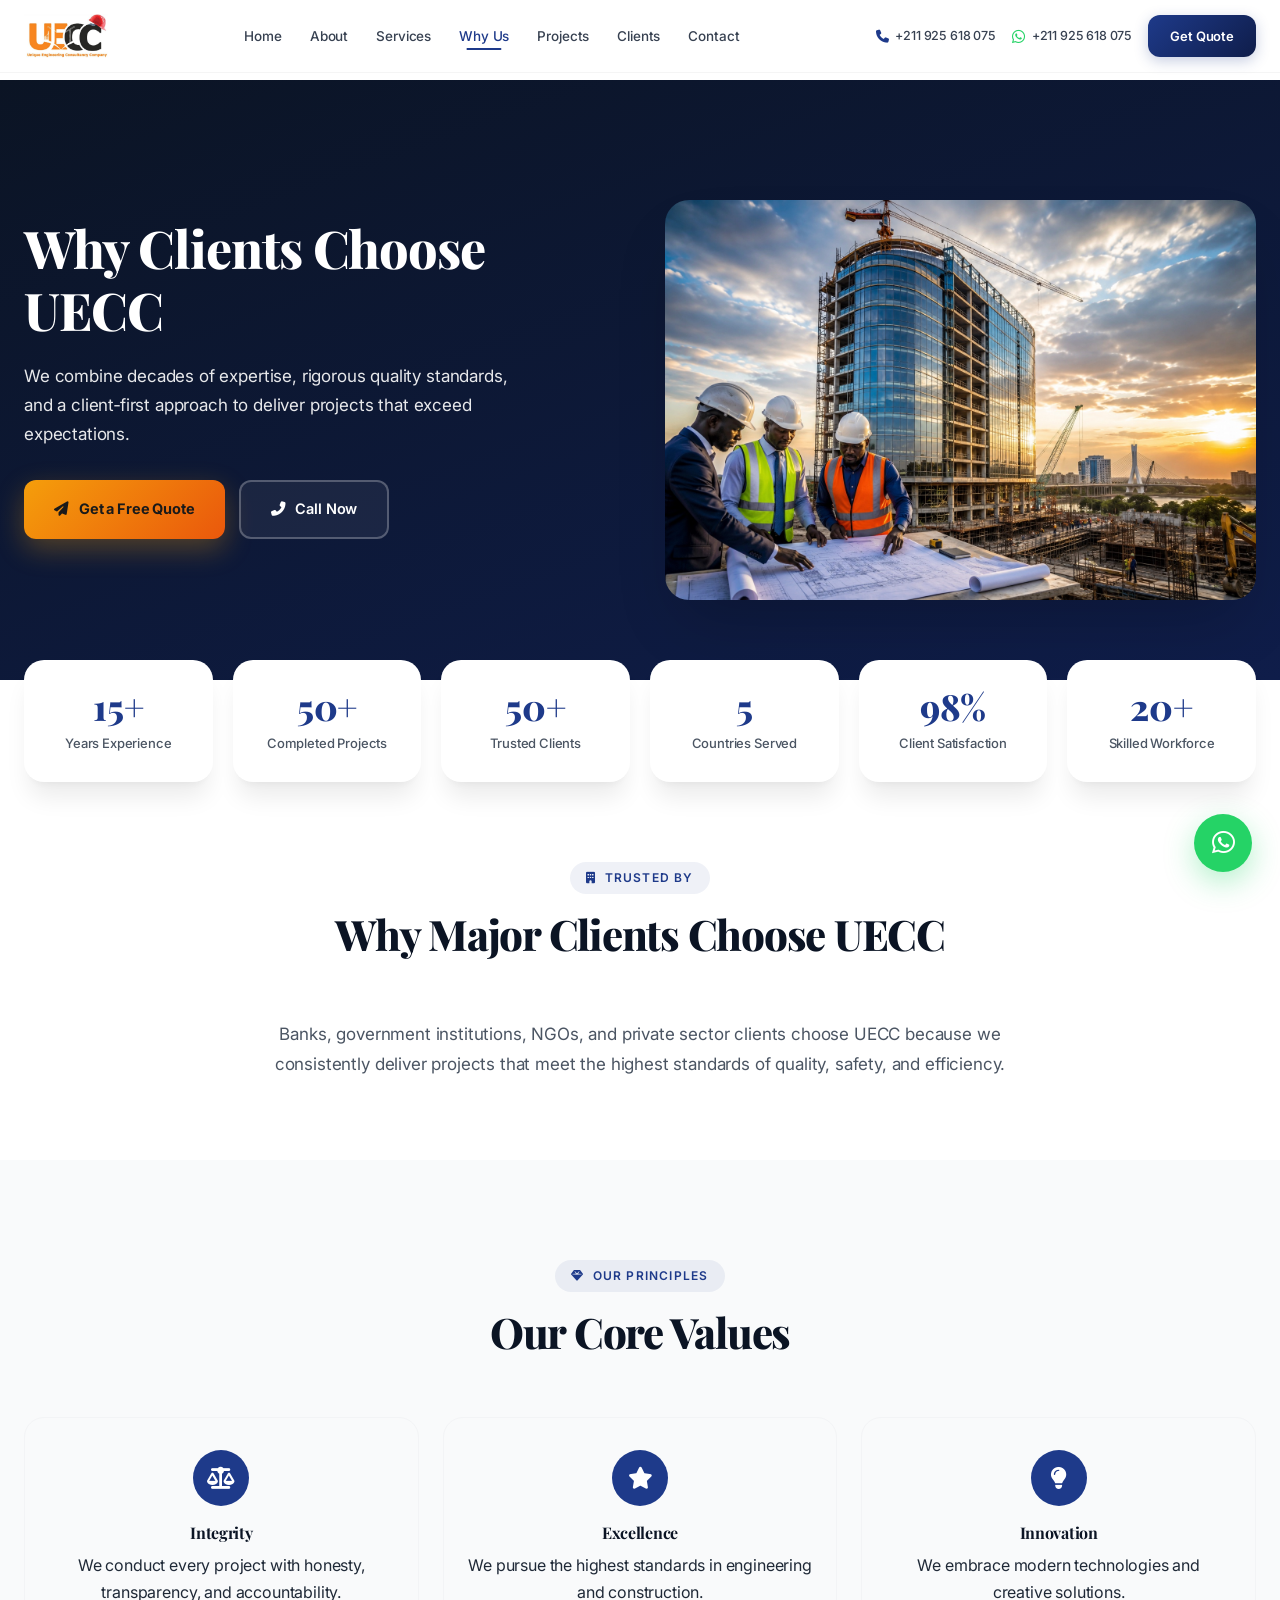
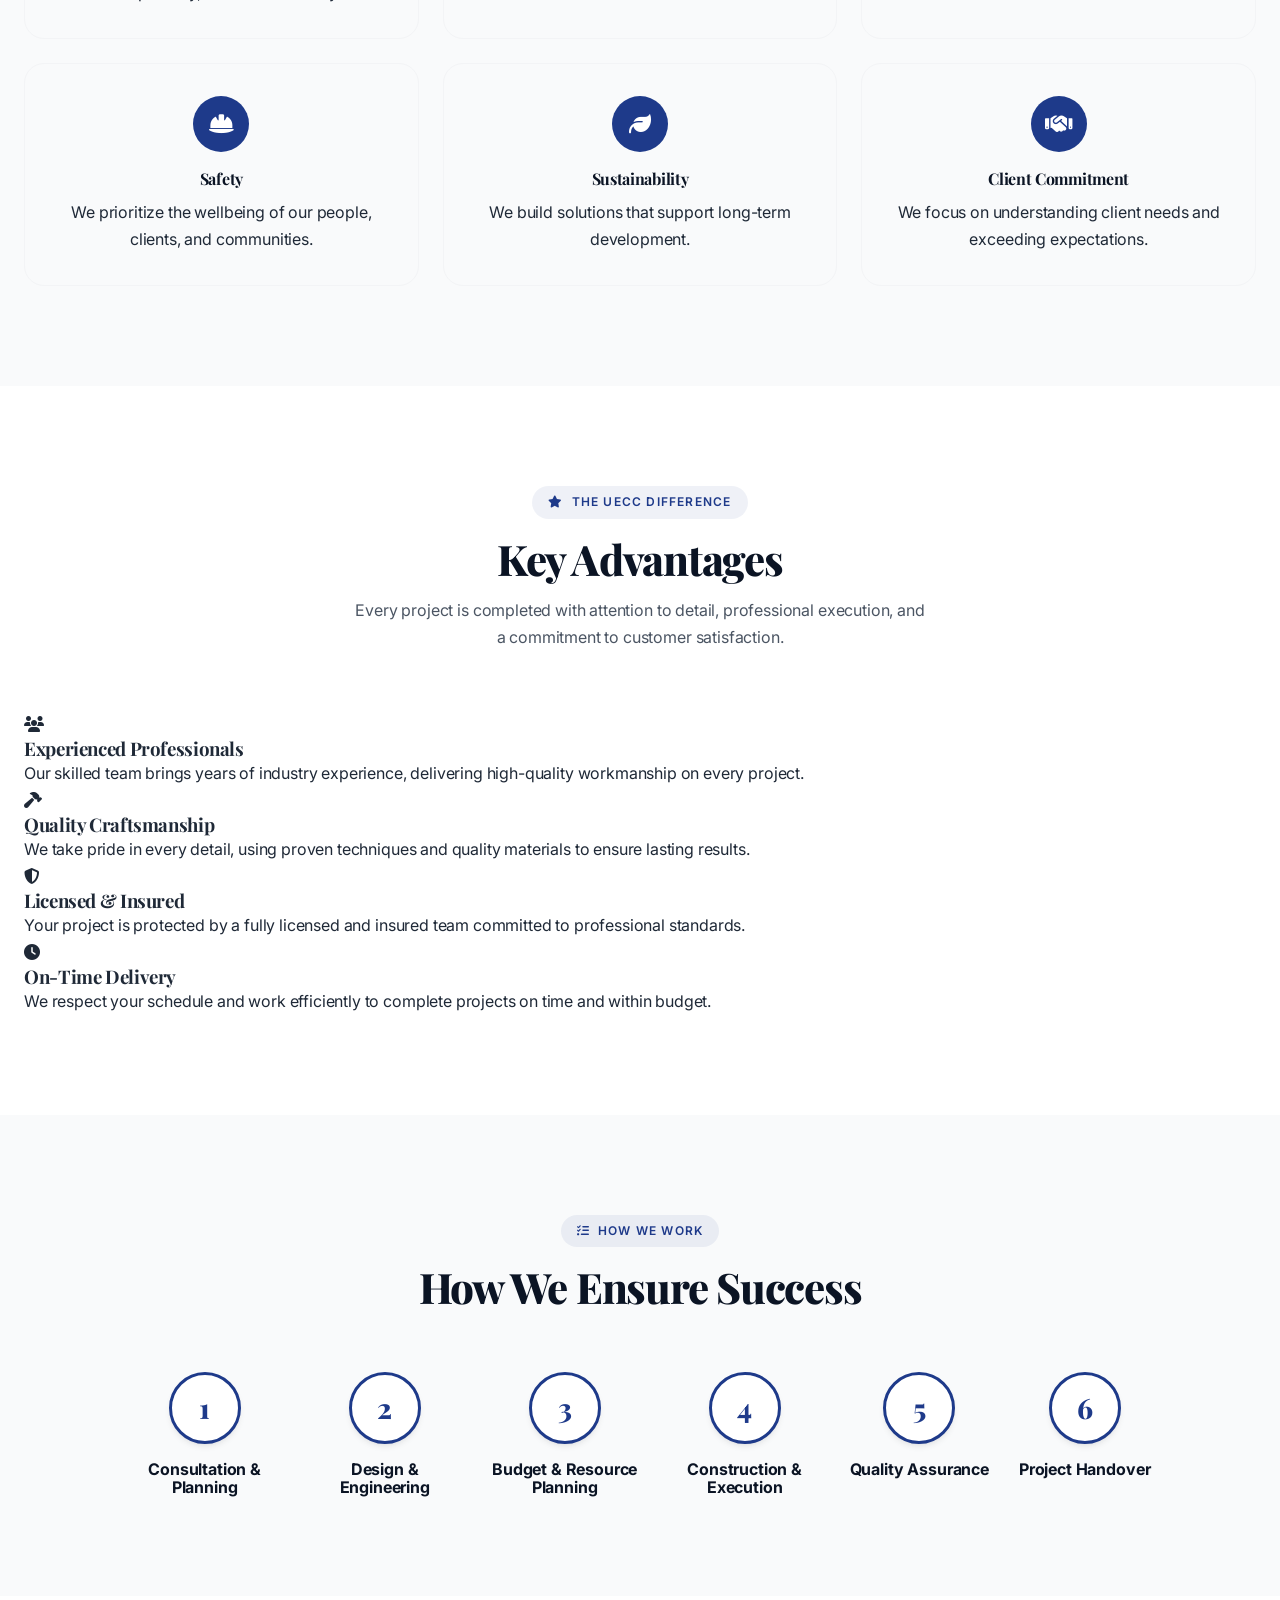
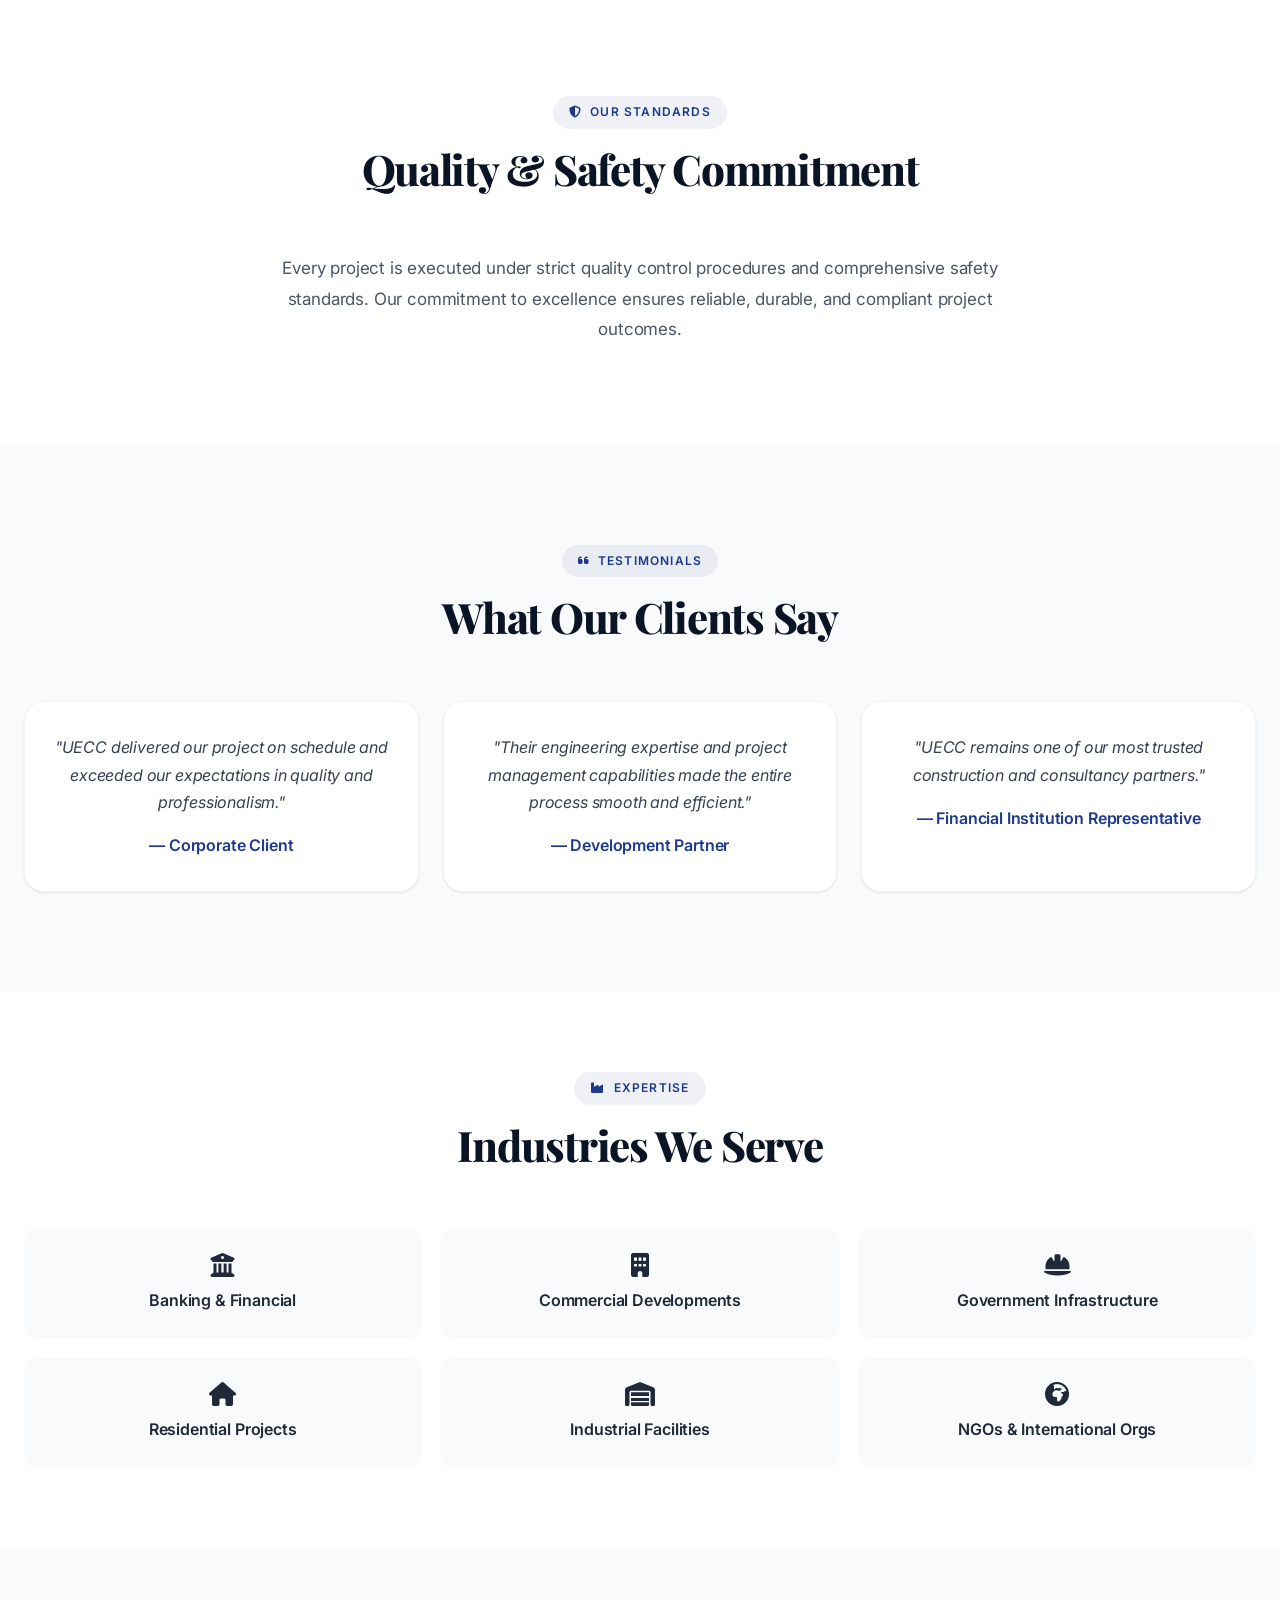
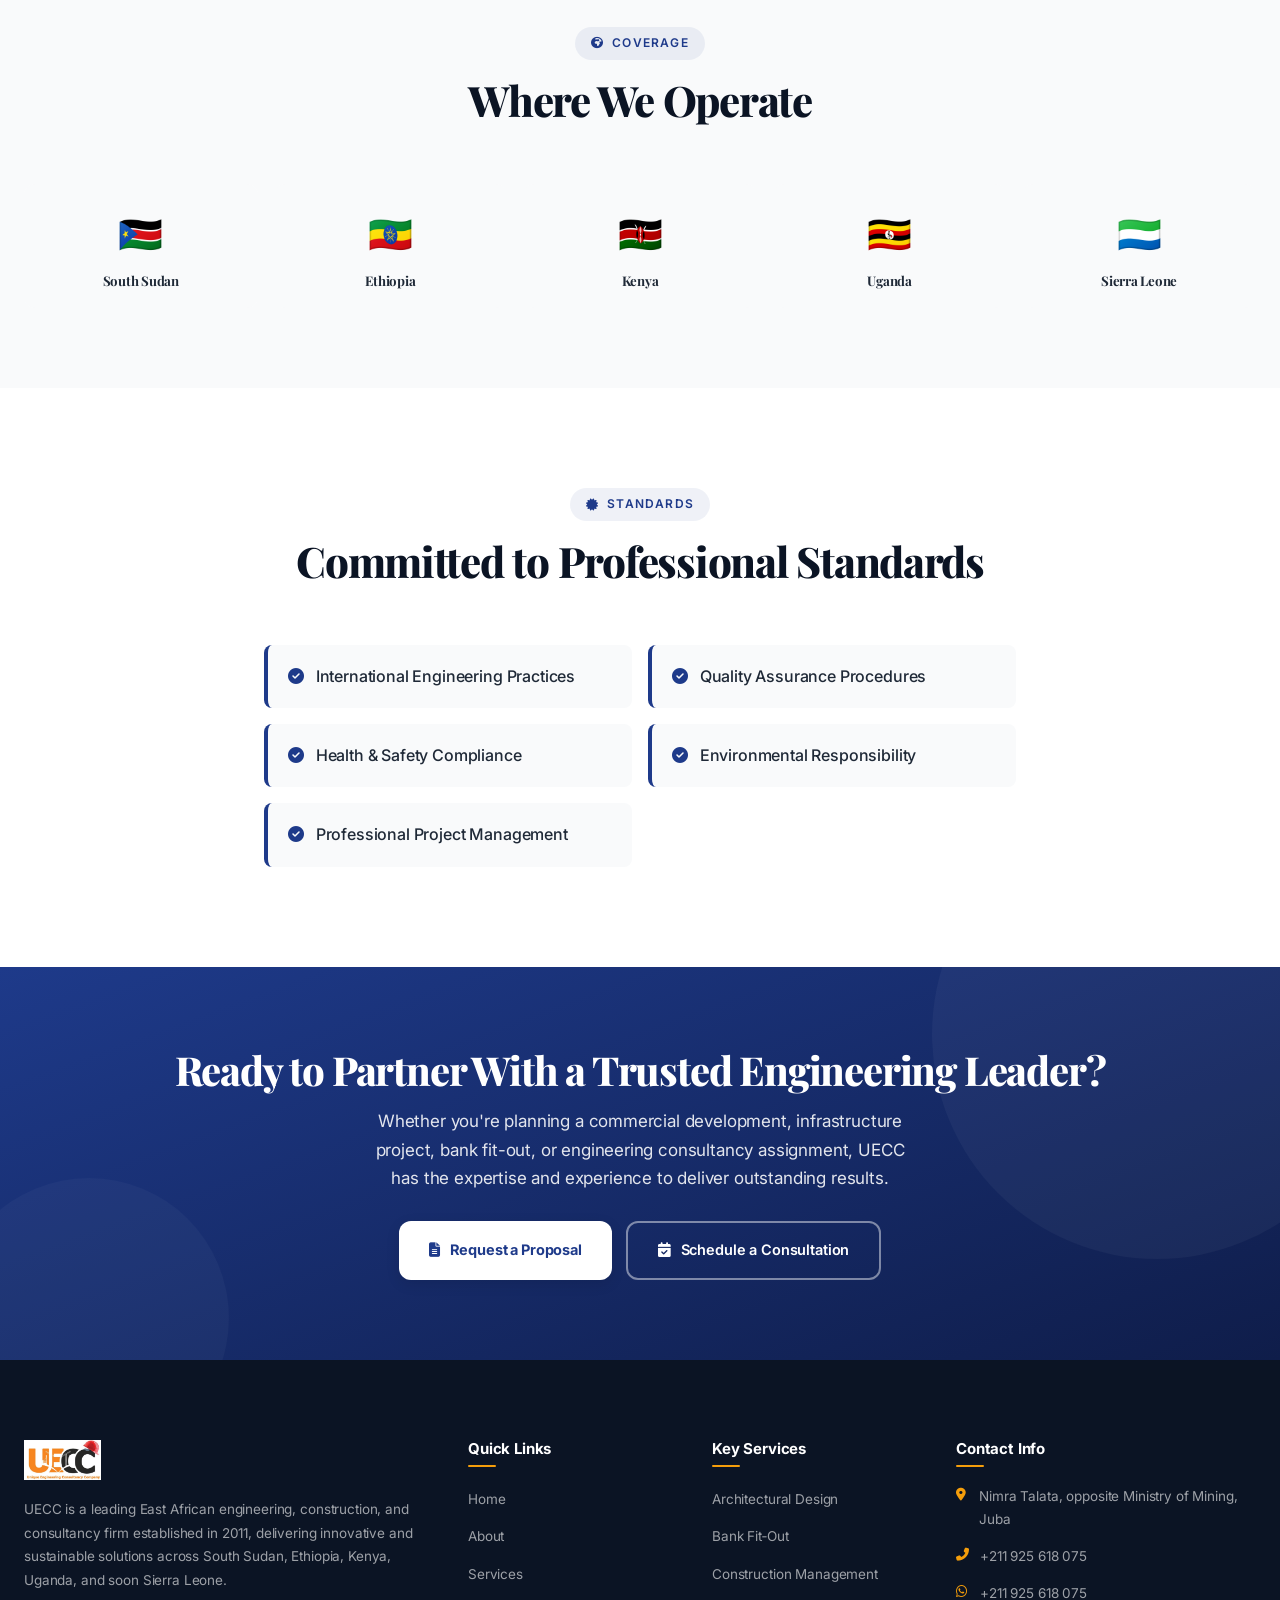
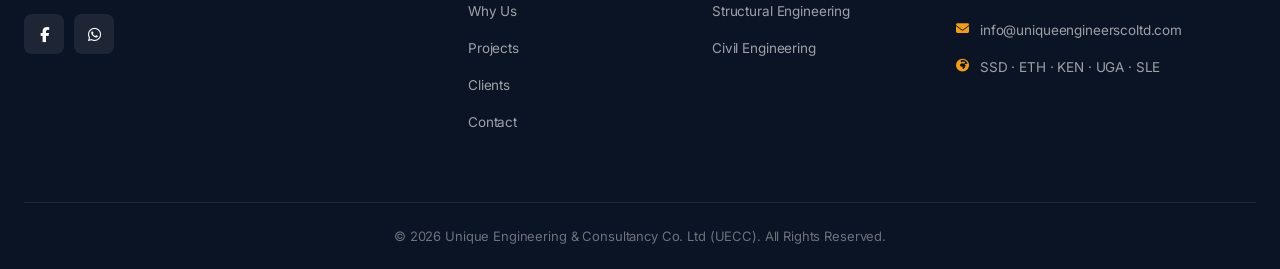
<file: whyus.html>
<!DOCTYPE html>
<html lang="en">
<head>
    <meta charset="UTF-8">
    <meta name="viewport" content="width=device-width, initial-scale=1.0">
    <title>Why Choose Us — Unique Engineering & Consultancy Co. Ltd</title>
    <meta name="description" content="Discover why leading organizations trust UECC for engineering, construction, and consultancy. Proven results, professional standards, and client‑focused service.">
    <link rel="preconnect" href="https://fonts.googleapis.com">
    <link rel="preconnect" href="https://fonts.gstatic.com" crossorigin>
    <link href="https://fonts.googleapis.com/css2?family=Inter:wght@300;400;500;600;700;800;900&family=Playfair+Display:ital,wght@0,400;0,500;0,600;0,700;0,800;0,900;1,400;1,500;1,600;1,700&display=swap" rel="stylesheet">
    <link rel="stylesheet" href="https://cdnjs.cloudflare.com/ajax/libs/font-awesome/6.5.1/css/all.min.css">
    <link rel="stylesheet" href="style.css">
    <style>
        /* ===== SPLIT HERO ===== */
        .why-hero {
            position: relative;
            background: linear-gradient(160deg, var(--navy) 0%, var(--primary-dark) 100%);
            color: white;
            padding: 120px 0 80px;
            margin-top: 80px;
            overflow: hidden;
        }
        .why-hero-grid {
            display: grid;
            grid-template-columns: 1fr 1fr;
            gap: 50px;
            align-items: center;
            max-width: 1400px;
            margin: 0 auto;
            padding: 0 24px;
        }
        .why-hero-text h1 {
            font-size: clamp(34px, 4.5vw, 52px);
            font-weight: 800;
            margin-bottom: 20px;
            line-height: 1.2;
        }
        .why-hero-text p {
            font-size: 17px;
            opacity: 0.9;
            margin-bottom: 32px;
            max-width: 500px;
            line-height: 1.7;
        }
        .why-hero-image {
            border-radius: var(--radius-xl);
            overflow: hidden;
            box-shadow: var(--shadow-2xl);
        }
        .why-hero-image img {
            width: 100%;
            height: 400px;
            object-fit: cover;
            display: block;
        }

        /* Statistics */
        .why-stats-grid {
            display: grid;
            grid-template-columns: repeat(6, 1fr);
            gap: 20px;
            margin-top: 40px;
        }
        .why-stat-box {
            background: white;
            padding: 28px 16px;
            border-radius: var(--radius-lg);
            box-shadow: var(--shadow-lg);
            text-align: center;
            transition: transform var(--transition);
        }
        .why-stat-box:hover { transform: translateY(-6px); }
        .why-stat-box .number {
            font-size: 36px;
            font-weight: 800;
            color: var(--primary);
            font-family: 'Playfair Display', serif;
            line-height: 1;
        }
        .why-stat-box .desc {
            font-size: 13px;
            color: var(--gray-600);
            margin-top: 8px;
            font-weight: 500;
        }

        .values-grid {
            display: grid;
            grid-template-columns: repeat(3, 1fr);
            gap: 24px;
        }
        .value-card {
            background: var(--gray-50);
            padding: 32px 24px;
            border-radius: var(--radius-lg);
            border: 1px solid var(--gray-100);
            text-align: center;
            transition: all var(--transition);
        }
        .value-card:hover {
            background: white;
            box-shadow: var(--shadow-lg);
            transform: translateY(-4px);
        }
        .value-card .icon {
            width: 56px;
            height: 56px;
            background: var(--primary);
            color: white;
            border-radius: 50%;
            display: flex;
            align-items: center;
            justify-content: center;
            margin: 0 auto 18px;
            font-size: 22px;
        }
        .value-card h4 { color: var(--navy); margin-bottom: 10px; }

        /* Industries grid */
        .industries-grid {
            display: grid;
            grid-template-columns: repeat(3, 1fr);
            gap: 20px;
        }
        .industry-item {
            background: var(--gray-50);
            padding: 24px;
            border-radius: var(--radius);
            text-align: center;
            font-weight: 600;
            transition: var(--transition);
        }
        .industry-item i {
            font-size: 24px;
            margin-bottom: 10px;
            display: block;
        }
        .industry-item:hover {
            background: var(--primary);
            color: white;
        }

        .testimonial-static {
            display: grid;
            grid-template-columns: repeat(3, 1fr);
            gap: 24px;
            margin-top: 40px;
        }
        .testimonial-static-card {
            background: white;
            padding: 32px 24px;
            border-radius: var(--radius-lg);
            box-shadow: var(--shadow-sm);
            border: 1px solid var(--gray-100);
            text-align: center;
        }
        .testimonial-static-card p {
            font-style: italic;
            color: var(--gray-700);
            line-height: 1.7;
        }
        .testimonial-static-card .author {
            margin-top: 16px;
            font-weight: 600;
            color: var(--primary);
        }

        /* ===== RESPONSIVE FIXES ===== */
        @media (max-width: 992px) {
            .why-hero-grid { grid-template-columns: 1fr; }
            .why-hero-image img { height: 300px; }
            .why-stats-grid { grid-template-columns: repeat(3, 1fr); }
            .values-grid { grid-template-columns: 1fr 1fr; }
            .industries-grid { grid-template-columns: repeat(2, 1fr) !important; }
            .testimonial-static { grid-template-columns: 1fr; }
        }
        @media (max-width: 600px) {
            .why-stats-grid { grid-template-columns: 1fr 1fr; }
            .values-grid { grid-template-columns: 1fr; }
            .industries-grid { grid-template-columns: 1fr !important; }
        }
    </style>
</head>
<body>

    <!-- Navigation -->
    <nav class="navbar" id="navbar">
        <div class="nav-container">
            <a href="index.html" class="nav-logo">
                <img src="assets/uniquelogo.jpeg" alt="UECC Logo" class="logo-img">
            </a>
            <ul class="nav-links">
                <li><a href="index.html">Home</a></li>
                <li><a href="about.html">About</a></li>
                <li><a href="services.html">Services</a></li>
                <li><a href="whyus.html" class="active">Why Us</a></li>
                <li><a href="projects.html">Projects</a></li>
                <li><a href="clients.html">Clients</a></li>
                <li><a href="contact.html">Contact</a></li>
            </ul>
            <div class="nav-contact">
                <a href="tel:+211925618075" class="nav-phone"><i class="fas fa-phone"></i><span>+211 925 618 075</span></a>
                <a href="https://wa.me/211925618075" class="nav-whatsapp" target="_blank"><i class="fab fa-whatsapp"></i><span>+211 925 618 075</span></a>
                <a href="contact.html" class="btn-quote">Get Quote</a>
            </div>
            <button class="mobile-toggle" onclick="openMobileMenu()"><i class="fas fa-bars"></i></button>
        </div>
    </nav>

    <!-- Mobile Menu -->
    <div class="mobile-menu-overlay" id="mobileOverlay" onclick="closeMobileMenu()"></div>
    <div class="mobile-menu" id="mobileMenu">
        <button class="mobile-menu-close" onclick="closeMobileMenu()"><i class="fas fa-times"></i></button>
        <ul class="mobile-menu-links">
            <li><a href="index.html" onclick="closeMobileMenu()">Home</a></li>
            <li><a href="about.html" onclick="closeMobileMenu()">About</a></li>
            <li><a href="services.html" onclick="closeMobileMenu()">Services</a></li>
            <li><a href="whyus.html" onclick="closeMobileMenu()">Why Us</a></li>
            <li><a href="projects.html" onclick="closeMobileMenu()">Projects</a></li>
            <li><a href="clients.html" onclick="closeMobileMenu()">Clients</a></li>
            <li><a href="contact.html" onclick="closeMobileMenu()">Contact</a></li>
            <li><a href="tel:+211925618075"><i class="fas fa-phone"></i> +211 925 618 075</a></li>
            <li><a href="https://wa.me/211925618075" target="_blank"><i class="fab fa-whatsapp"></i> +211 925 618 075</a></li>
        </ul>
        <a href="contact.html" class="btn-quote" style="display:block;text-align:center;margin-top:16px;" onclick="closeMobileMenu()">Get a Free Quote</a>
    </div>

    <!-- Split Hero -->
    <section class="why-hero">
        <div class="why-hero-grid">
            <div class="why-hero-text">
                <h1>Why Clients Choose UECC</h1>
                <p>We combine decades of expertise, rigorous quality standards, and a client‑first approach to deliver projects that exceed expectations.</p>
                <div class="hero-buttons">
                    <a href="contact.html" class="btn-primary"><i class="fas fa-paper-plane"></i> Get a Free Quote</a>
                    <a href="tel:+211925618075" class="btn-secondary"><i class="fas fa-phone-alt"></i> Call Now</a>
                </div>
            </div>
            <div class="why-hero-image">
                <img src="assets/unique10.jpeg" alt="UECC team and projects">
            </div>
        </div>
    </section>

    <!-- Performance Statistics -->
    <section class="container" style="margin-top:-60px;">
        <div class="why-stats-grid reveal">
            <div class="why-stat-box"><div class="number counter" data-target="15">0</div><div class="desc">Years Experience</div></div>
            <div class="why-stat-box"><div class="number counter" data-target="50">0</div><div class="desc">Completed Projects</div></div>
            <div class="why-stat-box"><div class="number counter" data-target="50">0</div><div class="desc">Trusted Clients</div></div>
            <div class="why-stat-box"><div class="number">5</div><div class="desc">Countries Served</div></div>
            <div class="why-stat-box"><div class="number">98%</div><div class="desc">Client Satisfaction</div></div>
            <div class="why-stat-box"><div class="number counter" data-target="20">0</div><div class="desc">Skilled Workforce</div></div>
        </div>
    </section>

    <!-- Trusted by Leading Organizations -->
    <section class="trusted" style="padding: 80px 0;">
        <div class="container" style="max-width: 800px; text-align: center;">
            <div class="section-header reveal">
                <span class="section-badge"><i class="fas fa-building"></i> Trusted By</span>
                <h2 class="section-title">Why Major Clients Choose UECC</h2>
            </div>
            <p class="reveal" style="font-size: 17px; color: var(--gray-600); line-height: 1.8;">
                Banks, government institutions, NGOs, and private sector clients choose UECC because we consistently deliver projects that meet the highest standards of quality, safety, and efficiency.
            </p>
        </div>
    </section>

    <!-- Core Values -->
    <section class="core-values" style="padding: 100px 0; background: var(--gray-50);">
        <div class="container">
            <div class="section-header reveal">
                <span class="section-badge"><i class="fas fa-gem"></i> Our Principles</span>
                <h2 class="section-title">Our Core Values</h2>
            </div>
            <div class="values-grid">
                <div class="value-card reveal reveal-delay-1"><div class="icon"><i class="fas fa-balance-scale"></i></div><h4>Integrity</h4><p>We conduct every project with honesty, transparency, and accountability.</p></div>
                <div class="value-card reveal reveal-delay-2"><div class="icon"><i class="fas fa-star"></i></div><h4>Excellence</h4><p>We pursue the highest standards in engineering and construction.</p></div>
                <div class="value-card reveal reveal-delay-3"><div class="icon"><i class="fas fa-lightbulb"></i></div><h4>Innovation</h4><p>We embrace modern technologies and creative solutions.</p></div>
                <div class="value-card reveal reveal-delay-4"><div class="icon"><i class="fas fa-hard-hat"></i></div><h4>Safety</h4><p>We prioritize the wellbeing of our people, clients, and communities.</p></div>
                <div class="value-card reveal reveal-delay-1"><div class="icon"><i class="fas fa-leaf"></i></div><h4>Sustainability</h4><p>We build solutions that support long-term development.</p></div>
                <div class="value-card reveal reveal-delay-2"><div class="icon"><i class="fas fa-handshake"></i></div><h4>Client Commitment</h4><p>We focus on understanding client needs and exceeding expectations.</p></div>
            </div>
        </div>
    </section>

    <!-- Key Advantages -->
    <section class="why-points" style="padding: 100px 0;">
        <div class="container">
            <div class="section-header reveal">
                <span class="section-badge"><i class="fas fa-star"></i> The UECC Difference</span>
                <h2 class="section-title">Key Advantages</h2>
                <p class="section-subtitle">Every project is completed with attention to detail, professional execution, and a commitment to customer satisfaction.</p>
            </div>
            <div class="why-points-grid">
                <div class="why-point-card reveal reveal-delay-1"><div class="point-icon"><i class="fas fa-users"></i></div><h3>Experienced Professionals</h3><p>Our skilled team brings years of industry experience, delivering high-quality workmanship on every project.</p></div>
                <div class="why-point-card reveal reveal-delay-2"><div class="point-icon"><i class="fas fa-hammer"></i></div><h3>Quality Craftsmanship</h3><p>We take pride in every detail, using proven techniques and quality materials to ensure lasting results.</p></div>
                <div class="why-point-card reveal reveal-delay-3"><div class="point-icon"><i class="fas fa-shield-alt"></i></div><h3>Licensed & Insured</h3><p>Your project is protected by a fully licensed and insured team committed to professional standards.</p></div>
                <div class="why-point-card reveal reveal-delay-4"><div class="point-icon"><i class="fas fa-clock"></i></div><h3>On-Time Delivery</h3><p>We respect your schedule and work efficiently to complete projects on time and within budget.</p></div>
            </div>
        </div>
    </section>

    <!-- Project Delivery Process -->
    <section class="process" style="padding: 100px 0; background: var(--gray-50);">
        <div class="container">
            <div class="section-header reveal">
                <span class="section-badge"><i class="fas fa-tasks"></i> How We Work</span>
                <h2 class="section-title">How We Ensure Success</h2>
            </div>
            <div class="process-steps reveal" style="display: flex; justify-content: center; flex-wrap: wrap; gap: 30px; margin-top: 40px;">
                <div class="process-step" style="text-align: center; max-width: 150px;">
                    <div class="step-number" style="width: 72px; height: 72px; background: white; border: 3px solid var(--primary); border-radius: 50%; display: flex; align-items: center; justify-content: center; margin: 0 auto 16px; font-size: 28px; font-weight: 800; color: var(--primary); font-family: 'Playfair Display', serif; box-shadow: var(--shadow);">1</div>
                    <h4 style="font-size: 16px; color: var(--navy);">Consultation & Planning</h4>
                </div>
                <div class="process-step" style="text-align: center; max-width: 150px;">
                    <div class="step-number" style="width: 72px; height: 72px; background: white; border: 3px solid var(--primary); border-radius: 50%; display: flex; align-items: center; justify-content: center; margin: 0 auto 16px; font-size: 28px; font-weight: 800; color: var(--primary); font-family: 'Playfair Display', serif; box-shadow: var(--shadow);">2</div>
                    <h4 style="font-size: 16px; color: var(--navy);">Design & Engineering</h4>
                </div>
                <div class="process-step" style="text-align: center; max-width: 150px;">
                    <div class="step-number" style="width: 72px; height: 72px; background: white; border: 3px solid var(--primary); border-radius: 50%; display: flex; align-items: center; justify-content: center; margin: 0 auto 16px; font-size: 28px; font-weight: 800; color: var(--primary); font-family: 'Playfair Display', serif; box-shadow: var(--shadow);">3</div>
                    <h4 style="font-size: 16px; color: var(--navy);">Budget & Resource Planning</h4>
                </div>
                <div class="process-step" style="text-align: center; max-width: 150px;">
                    <div class="step-number" style="width: 72px; height: 72px; background: white; border: 3px solid var(--primary); border-radius: 50%; display: flex; align-items: center; justify-content: center; margin: 0 auto 16px; font-size: 28px; font-weight: 800; color: var(--primary); font-family: 'Playfair Display', serif; box-shadow: var(--shadow);">4</div>
                    <h4 style="font-size: 16px; color: var(--navy);">Construction & Execution</h4>
                </div>
                <div class="process-step" style="text-align: center; max-width: 150px;">
                    <div class="step-number" style="width: 72px; height: 72px; background: white; border: 3px solid var(--primary); border-radius: 50%; display: flex; align-items: center; justify-content: center; margin: 0 auto 16px; font-size: 28px; font-weight: 800; color: var(--primary); font-family: 'Playfair Display', serif; box-shadow: var(--shadow);">5</div>
                    <h4 style="font-size: 16px; color: var(--navy);">Quality Assurance</h4>
                </div>
                <div class="process-step" style="text-align: center; max-width: 150px;">
                    <div class="step-number" style="width: 72px; height: 72px; background: white; border: 3px solid var(--primary); border-radius: 50%; display: flex; align-items: center; justify-content: center; margin: 0 auto 16px; font-size: 28px; font-weight: 800; color: var(--primary); font-family: 'Playfair Display', serif; box-shadow: var(--shadow);">6</div>
                    <h4 style="font-size: 16px; color: var(--navy);">Project Handover</h4>
                </div>
            </div>
        </div>
    </section>

    <!-- Quality & Safety Commitment -->
    <section class="quality-safety" style="padding: 100px 0;">
        <div class="container" style="max-width: 800px; text-align: center;">
            <div class="section-header reveal">
                <span class="section-badge"><i class="fas fa-shield-alt"></i> Our Standards</span>
                <h2 class="section-title">Quality & Safety Commitment</h2>
            </div>
            <p class="reveal" style="font-size: 17px; color: var(--gray-600); line-height: 1.8;">
                Every project is executed under strict quality control procedures and comprehensive safety standards. Our commitment to excellence ensures reliable, durable, and compliant project outcomes.
            </p>
        </div>
    </section>

    <!-- Client Testimonials -->
    <section class="testimonials" style="padding: 100px 0; background: var(--gray-50);">
        <div class="container">
            <div class="section-header reveal">
                <span class="section-badge"><i class="fas fa-quote-left"></i> Testimonials</span>
                <h2 class="section-title">What Our Clients Say</h2>
            </div>
            <div class="testimonial-static reveal">
                <div class="testimonial-static-card">
                    <p>"UECC delivered our project on schedule and exceeded our expectations in quality and professionalism."</p>
                    <div class="author">— Corporate Client</div>
                </div>
                <div class="testimonial-static-card">
                    <p>"Their engineering expertise and project management capabilities made the entire process smooth and efficient."</p>
                    <div class="author">— Development Partner</div>
                </div>
                <div class="testimonial-static-card">
                    <p>"UECC remains one of our most trusted construction and consultancy partners."</p>
                    <div class="author">— Financial Institution Representative</div>
                </div>
            </div>
        </div>
    </section>

    <!-- Industries We Serve -->
    <section class="industries" style="padding: 80px 0;">
        <div class="container">
            <div class="section-header reveal">
                <span class="section-badge"><i class="fas fa-industry"></i> Expertise</span>
                <h2 class="section-title">Industries We Serve</h2>
            </div>
            <div class="industries-grid reveal">
                <div class="industry-item"><i class="fas fa-university"></i> Banking & Financial</div>
                <div class="industry-item"><i class="fas fa-building"></i> Commercial Developments</div>
                <div class="industry-item"><i class="fas fa-hard-hat"></i> Government Infrastructure</div>
                <div class="industry-item"><i class="fas fa-home"></i> Residential Projects</div>
                <div class="industry-item"><i class="fas fa-warehouse"></i> Industrial Facilities</div>
                <div class="industry-item"><i class="fas fa-globe-africa"></i> NGOs & International Orgs</div>
            </div>
        </div>
    </section>

    <!-- Regional Presence -->
    <section class="regions" style="padding: 80px 0; background: var(--gray-50);">
        <div class="container">
            <div class="section-header reveal">
                <span class="section-badge"><i class="fas fa-globe-africa"></i> Coverage</span>
                <h2 class="section-title">Where We Operate</h2>
            </div>
            <div class="regions-grid reveal" style="display: grid; grid-template-columns: repeat(auto-fit, minmax(140px, 1fr)); gap: 16px; margin-top: 30px;">
                <div class="region-card" style="text-align: center; background: var(--gray-50); padding: 20px 12px; border-radius: var(--radius); transition: var(--transition);">
                    <div style="font-size: 36px; margin-bottom: 8px;">🇸🇸</div>
                    <h5>South Sudan</h5>
                </div>
                <div class="region-card" style="text-align: center; background: var(--gray-50); padding: 20px 12px; border-radius: var(--radius); transition: var(--transition);">
                    <div style="font-size: 36px; margin-bottom: 8px;">🇪🇹</div>
                    <h5>Ethiopia</h5>
                </div>
                <div class="region-card" style="text-align: center; background: var(--gray-50); padding: 20px 12px; border-radius: var(--radius); transition: var(--transition);">
                    <div style="font-size: 36px; margin-bottom: 8px;">🇰🇪</div>
                    <h5>Kenya</h5>
                </div>
                <div class="region-card" style="text-align: center; background: var(--gray-50); padding: 20px 12px; border-radius: var(--radius); transition: var(--transition);">
                    <div style="font-size: 36px; margin-bottom: 8px;">🇺🇬</div>
                    <h5>Uganda</h5>
                </div>
                <div class="region-card" style="text-align: center; background: var(--gray-50); padding: 20px 12px; border-radius: var(--radius); transition: var(--transition);">
                    <div style="font-size: 36px; margin-bottom: 8px;">🇸🇱</div>
                    <h5>Sierra Leone</h5>
                </div>
            </div>
        </div>
    </section>

    <!-- Certifications & Standards -->
    <section class="certifications" style="padding: 100px 0;">
        <div class="container" style="max-width: 800px; margin: 0 auto;">
            <div class="section-header reveal">
                <span class="section-badge"><i class="fas fa-certificate"></i> Standards</span>
                <h2 class="section-title">Committed to Professional Standards</h2>
            </div>
            <ul class="reveal" style="list-style: none; display: grid; grid-template-columns: repeat(2, 1fr); gap: 16px;">
                <li style="background: var(--gray-50); padding: 18px 20px; border-radius: var(--radius-sm); border-left: 4px solid var(--primary); font-weight: 500;">
                    <i class="fas fa-check-circle" style="color: var(--primary); margin-right: 8px;"></i> International Engineering Practices
                </li>
                <li style="background: var(--gray-50); padding: 18px 20px; border-radius: var(--radius-sm); border-left: 4px solid var(--primary); font-weight: 500;">
                    <i class="fas fa-check-circle" style="color: var(--primary); margin-right: 8px;"></i> Quality Assurance Procedures
                </li>
                <li style="background: var(--gray-50); padding: 18px 20px; border-radius: var(--radius-sm); border-left: 4px solid var(--primary); font-weight: 500;">
                    <i class="fas fa-check-circle" style="color: var(--primary); margin-right: 8px;"></i> Health & Safety Compliance
                </li>
                <li style="background: var(--gray-50); padding: 18px 20px; border-radius: var(--radius-sm); border-left: 4px solid var(--primary); font-weight: 500;">
                    <i class="fas fa-check-circle" style="color: var(--primary); margin-right: 8px;"></i> Environmental Responsibility
                </li>
                <li style="background: var(--gray-50); padding: 18px 20px; border-radius: var(--radius-sm); border-left: 4px solid var(--primary); font-weight: 500;">
                    <i class="fas fa-check-circle" style="color: var(--primary); margin-right: 8px;"></i> Professional Project Management
                </li>
            </ul>
        </div>
    </section>

    <!-- Final CTA -->
    <section class="cta-banner">
        <div class="container">
            <div class="cta-content reveal">
                <h2>Ready to Partner With a Trusted Engineering Leader?</h2>
                <p>Whether you're planning a commercial development, infrastructure project, bank fit-out, or engineering consultancy assignment, UECC has the expertise and experience to deliver outstanding results.</p>
                <div class="cta-buttons">
                    <a href="contact.html" class="btn-white"><i class="fas fa-file-alt"></i> Request a Proposal</a>
                    <a href="contact.html" class="btn-outline-white"><i class="fas fa-calendar-check"></i> Schedule a Consultation</a>
                </div>
            </div>
        </div>
    </section>

    <!-- Footer -->
    <footer>
        <div class="container">
            <div class="footer-grid">
                <div class="footer-brand">
                    <a href="index.html" class="nav-logo"><img src="assets/uniquelogo.jpeg" alt="UECC Logo" class="logo-img"></a>
                    <p>UECC is a leading East African engineering, construction, and consultancy firm established in 2011, delivering innovative and sustainable solutions across South Sudan, Ethiopia, Kenya, Uganda, and soon Sierra Leone.</p>
                    <div class="contact-social" style="margin-top:22px;">
                        <a href="https://www.facebook.com/p/Unique-Engineering-consultancy-Co-Ltd-100063910663407/"
   target="_blank"
   rel="noopener noreferrer"
   class="social-link"
   aria-label="Facebook">
    <i class="fab fa-facebook-f"></i>
</a>

<!-- WhatsApp -->
<a href="https://wa.me/211925618075"
   target="_blank"
   rel="noopener noreferrer"
   class="social-link"
   aria-label="WhatsApp">
    <i class="fab fa-whatsapp"></i>
</a>
                    </div>
                </div>
                <div class="footer-col">
                    <h4>Quick Links</h4>
                    <ul class="footer-links">
                        <li><a href="index.html">Home</a></li>
                        <li><a href="about.html">About</a></li>
                        <li><a href="services.html">Services</a></li>
                        <li><a href="whyus.html">Why Us</a></li>
                        <li><a href="projects.html">Projects</a></li>
                        <li><a href="clients.html">Clients</a></li>
                        <li><a href="contact.html">Contact</a></li>
                    </ul>
                </div>
                <div class="footer-col">
                    <h4>Key Services</h4>
                    <ul class="footer-links">
                        <li><a href="services.html">Architectural Design</a></li>
                        <li><a href="services.html">Bank Fit‑Out</a></li>
                        <li><a href="services.html">Construction Management</a></li>
                        <li><a href="services.html">Structural Engineering</a></li>
                        <li><a href="services.html">Civil Engineering</a></li>
                    </ul>
                </div>
                  <div class="footer-col">
                    <h4>Contact Info</h4>
                    <div class="footer-contact-item"><i class="fas fa-map-marker-alt"></i><span>Nimra Talata, opposite Ministry of Mining, Juba</span></div>
                    <div class="footer-contact-item"><i class="fas fa-phone-alt"></i><a href="tel:+211925618075">+211 925 618 075</a></div>
                    <div class="footer-contact-item"><i class="fab fa-whatsapp"></i><a href="https://wa.me/211925618075">+211 925 618 075</a></div>
                    <div class="footer-contact-item"><i class="fas fa-envelope"></i><a href="mailto:info@uniqueengineerscoltd.com">info@uniqueengineerscoltd.com</a></div>
                    <div class="footer-contact-item"><i class="fas fa-globe-africa"></i><span>SSD · ETH · KEN · UGA · SLE</span></div>
                </div>
            </div>
            <div class="footer-bottom">
                <p>&copy; 2026 Unique Engineering & Consultancy Co. Ltd (UECC). All Rights Reserved.</p>
            </div>
        </div>
    </footer>

    <div class="whatsapp-float"><a href="https://wa.me/211925618075" target="_blank"><i class="fab fa-whatsapp"></i></a></div>
    <button class="back-to-top" id="backToTop" onclick="scrollToTop()"><i class="fas fa-arrow-up"></i></button>

    <script src="script.js"></script>
</body>
</html>
</file>
<file: style.css>
/* ===== UECC GLOBAL STYLES ===== */
:root {
    --primary: #1e3a8a;
    --primary-dark: #0f1d4a;
    --primary-light: #3b82f6;
    --navy: #0b1424;
    --navy-light: #111d33;
    --accent: #f59e0b;
    --accent-dark: #d97706;
    --accent-light: #fbbf24;
    --white: #ffffff;
    --gray-50: #f9fafb;
    --gray-100: #f3f4f6;
    --gray-200: #e5e7eb;
    --gray-300: #d1d5db;
    --gray-400: #9ca3af;
    --gray-500: #6b7280;
    --gray-600: #4b5563;
    --gray-700: #374151;
    --gray-800: #1f2937;
    --gray-900: #111827;
    --shadow-xs: 0 1px 2px rgba(0,0,0,0.04);
    --shadow-sm: 0 1px 3px rgba(0,0,0,0.06),0 1px 2px rgba(0,0,0,0.04);
    --shadow: 0 4px 6px -1px rgba(0,0,0,0.07),0 2px 4px -2px rgba(0,0,0,0.05);
    --shadow-md: 0 10px 15px -3px rgba(0,0,0,0.08),0 4px 6px -4px rgba(0,0,0,0.05);
    --shadow-lg: 0 20px 25px -5px rgba(0,0,0,0.08),0 8px 10px -6px rgba(0,0,0,0.05);
    --shadow-xl: 0 25px 50px -12px rgba(0,0,0,0.15);
    --shadow-2xl: 0 32px 64px -16px rgba(0,0,0,0.2);
    --radius-sm: 8px;
    --radius: 12px;
    --radius-md: 16px;
    --radius-lg: 20px;
    --radius-xl: 24px;
    --radius-2xl: 32px;
    --transition: 0.3s cubic-bezier(0.4,0,0.2,1);
    --transition-slow: 0.5s cubic-bezier(0.4,0,0.2,1);
}

* { margin:0; padding:0; box-sizing:border-box; }
html { scroll-behavior: smooth; scroll-padding-top: 90px; -webkit-font-smoothing: antialiased; -moz-osx-font-smoothing: grayscale; }
body { font-family: 'Inter', -apple-system, BlinkMacSystemFont, sans-serif; color: var(--gray-800); line-height: 1.7; overflow-x: hidden; background: var(--white); font-weight: 400; letter-spacing: -0.01em; }
h1,h2,h3,h4,h5,h6 { font-family: 'Playfair Display', 'Times New Roman', serif; line-height: 1.15; letter-spacing: -0.02em; }
::-webkit-scrollbar { width:8px; } ::-webkit-scrollbar-track { background:var(--gray-100); border-radius:4px; } ::-webkit-scrollbar-thumb { background:var(--primary); border-radius:4px; } ::-webkit-scrollbar-thumb:hover { background:var(--primary-dark); }

/* ===== NAVIGATION ===== */
.navbar {
    position: fixed; top:0; left:0; right:0; z-index:1000;
    background: rgba(255,255,255,0.92);
    backdrop-filter: blur(24px);
    -webkit-backdrop-filter: blur(24px);
    border-bottom: 1px solid rgba(0,0,0,0.04);
    transition: all var(--transition);
    padding: 14px 0;
}
.navbar.scrolled { background: rgba(255,255,255,0.97); box-shadow: var(--shadow-md); padding: 10px 0; }
.nav-container { max-width: 1400px; margin: 0 auto; padding: 0 24px; display: flex; align-items: center; justify-content: space-between; }
.nav-logo { display: flex; align-items: center; text-decoration: none; flex-shrink: 0; }
.logo-img { height: 44px; width: auto; display: block; transition: transform 0.3s cubic-bezier(0.4,0,0.2,1); }
.nav-logo:hover .logo-img { transform: scale(1.05); }
.nav-links { display: flex; align-items: center; gap: 28px; list-style: none; }
.nav-links a { text-decoration: none; color: var(--gray-700); font-weight: 500; font-size: 13.5px; transition: color var(--transition); position: relative; letter-spacing: -0.01em; }
.nav-links a::after { content: ''; position: absolute; bottom: -6px; left: 50%; width: 0; height: 2px; background: var(--primary); transition: all var(--transition); transform: translateX(-50%); border-radius: 2px; }
.nav-links a:hover, .nav-links a.active { color: var(--primary); }
.nav-links a:hover::after, .nav-links a.active::after { width: 70%; }
.nav-contact { display: flex; align-items: center; gap: 16px; flex-shrink: 0; }
.nav-phone, .nav-whatsapp { display: flex; align-items: center; gap: 7px; text-decoration: none; color: var(--gray-700); font-size: 12.5px; font-weight: 500; transition: color var(--transition); white-space: nowrap; }
.nav-phone:hover { color: var(--primary); } .nav-phone i { color: var(--primary); font-size: 13px; }
.nav-whatsapp:hover { color: #25d366; } .nav-whatsapp i { color: #25d366; font-size: 15px; }
.btn-quote { padding: 10px 22px; background: linear-gradient(135deg, var(--primary), var(--primary-dark)); color: white; border: none; border-radius: var(--radius); font-weight: 600; font-size: 13px; cursor: pointer; transition: all var(--transition); text-decoration: none; box-shadow: 0 4px 14px rgba(30,58,138,0.25); white-space: nowrap; letter-spacing: -0.01em; }
.btn-quote:hover { transform: translateY(-2px); box-shadow: 0 8px 24px rgba(30,58,138,0.35); }
.mobile-toggle { display: none; background: none; border: none; font-size: 22px; color: var(--navy); cursor: pointer; padding: 6px; border-radius: var(--radius-sm); transition: background var(--transition); }
.mobile-toggle:hover { background: var(--gray-100); }

/* ===== MOBILE MENU ===== */
.mobile-menu { position: fixed; top: 0; right: -100%; width: 300px; height: 100vh; background: white; z-index: 10001; padding: 70px 26px 26px; transition: right 0.4s cubic-bezier(0.4,0,0.2,1); box-shadow: var(--shadow-2xl); }
.mobile-menu.active { right: 0; }
.mobile-menu-close { position: absolute; top: 18px; right: 18px; width: 38px; height: 38px; background: var(--gray-100); border: none; border-radius: var(--radius-sm); font-size: 18px; cursor: pointer; transition: background var(--transition); }
.mobile-menu-close:hover { background: var(--gray-200); }
.mobile-menu-links { list-style: none; }
.mobile-menu-links li { margin-bottom: 4px; }
.mobile-menu-links a { display: block; padding: 13px 0; color: var(--gray-700); text-decoration: none; font-weight: 500; font-size: 15px; border-bottom: 1px solid var(--gray-100); letter-spacing: -0.01em; transition: color var(--transition); }
.mobile-menu-links a:hover { color: var(--primary); }
.mobile-menu-overlay { position: fixed; inset: 0; background: rgba(0,0,0,0.5); z-index: 10000; opacity: 0; visibility: hidden; transition: all var(--transition); }
.mobile-menu-overlay.active { opacity: 1; visibility: visible; }

/* ===== HERO (HOMEPAGE) ===== */
.hero { position: relative; min-height: 100vh; display: flex; align-items: center; overflow: hidden; padding-top: 80px; padding-bottom: 130px; }
.hero-bg { position: absolute; inset: 0; background: url('assets/unique10.jpeg') center/cover no-repeat; z-index: 0; }
.hero-overlay { position: absolute; inset: 0; background: linear-gradient(160deg, rgba(11,20,36,0.88) 0%, rgba(30,58,138,0.65) 45%, rgba(11,20,36,0.82) 100%); z-index: 1; }
.hero-pattern { position: absolute; inset: 0; z-index: 2; opacity: 0.04; background-image: radial-gradient(circle at 1.5px 1.5px, white 1px, transparent 0); background-size: 36px 36px; }
.hero-content { position: relative; z-index: 3; max-width: 1400px; margin: 0 auto; padding: 40px 40px 20px; width: 100%; }
.hero-badge { display: inline-flex; align-items: center; gap: 10px; background: rgba(255,255,255,0.08); backdrop-filter: blur(12px); border: 1px solid rgba(255,255,255,0.15); padding: 8px 20px; border-radius: 50px; color: white; font-size: 12.5px; font-weight: 500; margin-bottom: 28px; opacity: 0; transform: translateY(20px); animation: fadeInUp 0.7s 0.2s forwards; letter-spacing: -0.01em; }
.hero-badge i { color: var(--accent); font-size: 13px; }
.hero h1 { font-size: clamp(34px,4.5vw,60px); color: white; font-weight: 800; max-width: 780px; margin-bottom: 22px; opacity: 0; transform: translateY(28px); animation: fadeInUp 0.7s 0.4s forwards; letter-spacing: -0.03em; }
.hero h1 span { background: linear-gradient(135deg, var(--accent-light), var(--accent), #f97316); -webkit-background-clip: text; -webkit-text-fill-color: transparent; background-clip: text; }
.hero-subtitle { font-size: 17px; color: rgba(255,255,255,0.82); max-width: 620px; margin-bottom: 38px; line-height: 1.75; opacity: 0; transform: translateY(28px); animation: fadeInUp 0.7s 0.55s forwards; font-weight: 400; letter-spacing: -0.01em; }
.hero-buttons { display: flex; gap: 14px; flex-wrap: wrap; margin-bottom: 44px; opacity: 0; transform: translateY(28px); animation: fadeInUp 0.7s 0.7s forwards; }
.btn-primary { display: inline-flex; align-items: center; gap: 10px; padding: 15px 30px; background: linear-gradient(135deg, var(--accent), #ea580c); color: #1a1a1a; border: none; border-radius: var(--radius); font-weight: 700; font-size: 14.5px; cursor: pointer; text-decoration: none; transition: all var(--transition); box-shadow: 0 10px 28px rgba(245,158,11,0.3); letter-spacing: -0.01em; }
.btn-primary:hover { transform: translateY(-3px); box-shadow: 0 16px 36px rgba(245,158,11,0.4); }
.btn-secondary { display: inline-flex; align-items: center; gap: 10px; padding: 15px 30px; background: rgba(255,255,255,0.06); backdrop-filter: blur(10px); border: 2px solid rgba(255,255,255,0.25); color: white; border-radius: var(--radius); font-weight: 600; font-size: 14.5px; cursor: pointer; text-decoration: none; transition: all var(--transition); letter-spacing: -0.01em; }
.btn-secondary:hover { background: rgba(255,255,255,0.14); transform: translateY(-3px); border-color: rgba(255,255,255,0.4); }
.hero-trust { display: flex; gap: 26px; flex-wrap: wrap; margin-bottom: 70px; opacity: 0; transform: translateY(28px); animation: fadeInUp 0.7s 0.85s forwards; }
.trust-item { display: flex; align-items: center; gap: 8px; color: rgba(255,255,255,0.88); font-size: 13px; font-weight: 500; letter-spacing: -0.01em; }
.trust-item i { color: var(--accent); font-size: 15px; }
.hero-stats { position: absolute; bottom: 0; left: 0; right: 0; z-index: 4; background: rgba(255,255,255,0.07); backdrop-filter: blur(20px); -webkit-backdrop-filter: blur(20px); border-top: 1px solid rgba(255,255,255,0.12); }
.hero-stats-inner { max-width: 1400px; margin: 0 auto; padding: 26px 40px; display: grid; grid-template-columns: repeat(4,1fr); gap: 24px; }
.stat-item { text-align: center; color: white; }
.stat-number { font-size: 34px; font-weight: 800; font-family: 'Playfair Display', serif; display: block; line-height: 1; letter-spacing: -0.02em; }
.stat-label { font-size: 11.5px; opacity: 0.75; text-transform: uppercase; letter-spacing: 1.2px; margin-top: 5px; font-weight: 500; }
@keyframes fadeInUp { to { opacity: 1; transform: translateY(0); } }

/* ===== CLIENT LOGO SCROLL ===== */
.client-logos { padding: 60px 0; background: white; overflow: hidden; }
.logo-scroll-container { width: 100%; overflow: hidden; mask-image: linear-gradient(to right, transparent 0%, black 15%, black 85%, transparent 100%); -webkit-mask-image: linear-gradient(to right, transparent 0%, black 15%, black 85%, transparent 100%); }
/* ===== SMOOTH INFINITE CLIENT LOGO SCROLL ===== */
.logo-scroll-container {
    width: 100%;
    overflow: hidden;
    mask-image: linear-gradient(to right, transparent 0%, black 15%, black 85%, transparent 100%);
    -webkit-mask-image: linear-gradient(to right, transparent 0%, black 15%, black 85%, transparent 100%);
}
.logo-track {
    display: flex;
    width: max-content;
    will-change: transform;
}
.logo-set {
    display: flex;
    gap: 48px;
    align-items: center;
    padding: 10px 0;
    flex-shrink: 0;
}
.logo-set img {
    height: 70px;
    width: auto;
    object-fit: contain;
    filter: grayscale(30%);
    opacity: 0.85;
    transition: all 0.3s ease;
}
.logo-set img:hover {
    filter: grayscale(0%);
    opacity: 1;
}

/* Smooth infinite animation */
@keyframes scrollLogos {
    0% {
        transform: translateX(0);
    }
    100% {
        transform: translateX(-50%);
    }
}

/* Apply animation via JavaScript to avoid any CSS reflow issues */
.logo-track.animated {
    animation: scrollLogos 20s linear infinite;
}

/* Pause animation on hover so users can click links */
.logo-track.animated:hover {
    animation-play-state: paused;
}
.logo-set { display: flex; gap: 48px; align-items: center; padding: 10px 0; }
.logo-set img { height: 70px; width: auto; object-fit: contain; filter: grayscale(30%); opacity: 0.85; transition: all 0.3s ease; flex-shrink: 0; }
.logo-set img:hover { filter: grayscale(0%); opacity: 1; }
@keyframes scrollLogos { 0% { transform: translateX(0); } 100% { transform: translateX(-50%); } }

/* ===== COMMON SECTIONS ===== */
section { padding: 100px 0; }
.container { max-width: 1400px; margin: 0 auto; padding: 0 24px; }
.section-header { text-align: center; margin-bottom: 60px; }
.section-badge { display: inline-flex; align-items: center; gap: 8px; background: rgba(30,58,138,0.07); color: var(--primary); padding: 6px 16px; border-radius: 50px; font-size: 12px; font-weight: 600; text-transform: uppercase; letter-spacing: 1.2px; margin-bottom: 16px; }
.section-title { font-size: clamp(28px,3.5vw,42px); color: var(--navy); margin-bottom: 14px; font-weight: 800; letter-spacing: -0.03em; }
.section-subtitle { font-size: 16px; color: var(--gray-600); max-width: 580px; margin: 0 auto; font-weight: 400; letter-spacing: -0.01em; }

/* ===== ABOUT (HOME SHORT VERSION) ===== */
.about { background: var(--gray-50); }
.about-grid { display: grid; grid-template-columns: 1fr 1fr; gap: 60px; align-items: center; }
.about-image { position: relative; border-radius: var(--radius-xl); overflow: hidden; box-shadow: var(--shadow-2xl); }
.about-image img { width: 100%; height: 500px; object-fit: cover; display: block; transition: transform 0.6s ease; }
.about-image:hover img { transform: scale(1.03); }
.about-image-accent { position: absolute; bottom: -24px; right: -24px; width: 180px; height: 180px; background: linear-gradient(135deg, var(--primary), var(--primary-dark)); border-radius: var(--radius-lg); z-index: -1; }
.about-experience { position: absolute; bottom: 28px; left: 28px; background: white; padding: 18px 26px; border-radius: var(--radius-md); box-shadow: var(--shadow-xl); }
.about-experience .number { font-size: 40px; font-weight: 800; color: var(--primary); font-family: 'Playfair Display', serif; line-height: 1; letter-spacing: -0.02em; }
.about-experience .text { font-size: 12px; color: var(--gray-600); font-weight: 500; letter-spacing: 0.3px; }
.about-content h2 { font-size: 34px; color: var(--navy); margin-bottom: 22px; font-weight: 800; letter-spacing: -0.03em; }
.about-content p { color: var(--gray-600); margin-bottom: 14px; font-size: 15px; line-height: 1.75; letter-spacing: -0.01em; }
.about-features { display: grid; grid-template-columns: 1fr 1fr; gap: 14px; margin-top: 28px; }
.about-feature { display: flex; align-items: center; gap: 11px; }
.about-feature-icon { width: 38px; height: 38px; background: rgba(30,58,138,0.08); border-radius: var(--radius-sm); display: flex; align-items: center; justify-content: center; color: var(--primary); flex-shrink: 0; font-size: 14px; }
.about-feature span { font-weight: 600; color: var(--navy); font-size: 13.5px; letter-spacing: -0.01em; }
.btn-download-profile { display: inline-flex; align-items: center; gap: 10px; margin-top: 24px; padding: 14px 28px; background: var(--primary); color: white; border-radius: var(--radius); font-weight: 600; font-size: 14px; text-decoration: none; transition: all var(--transition); box-shadow: 0 4px 16px rgba(30,58,138,0.2); }
.btn-download-profile i { font-size: 18px; }
.btn-download-profile:hover { background: var(--primary-dark); transform: translateY(-2px); box-shadow: 0 10px 24px rgba(30,58,138,0.3); }

/* ===== About Stats Section ===== */
.about-stats {
    display: grid;
    grid-template-columns: repeat(4, 1fr);
    gap: 20px;
    margin-top: 56px;
    padding-top: 56px;
    border-top: 1px solid var(--gray-200);
    text-align: center;
}

.about-stat {
    padding: 32px 16px;
    background: white;
    border-radius: var(--radius-lg);
    box-shadow: var(--shadow-sm);
    transition: all var(--transition);
    border: 1px solid var(--gray-100);
    display: flex;
    flex-direction: column;
    align-items: center;
    justify-content: center;
}

.about-stat:hover {
    transform: translateY(-6px);
    box-shadow: var(--shadow-lg);
    border-color: var(--primary-light);
}

.about-stat-number {
    font-size: 48px;
    font-weight: 800;
    color: var(--primary);
    font-family: 'Playfair Display', serif;
    line-height: 1;
    letter-spacing: -0.02em;
    margin-bottom: 8px;
}

.about-stat-label {
    font-size: 13px;
    color: var(--gray-600);
    font-weight: 500;
    letter-spacing: 0.3px;
    text-transform: uppercase;
}

/* Responsive: 2 columns on tablets */
@media (max-width: 992px) {
    .about-stats {
        grid-template-columns: repeat(2, 1fr);
        gap: 16px;
    }
}

/* Responsive: single column on small mobiles */
@media (max-width: 480px) {
    .about-stats {
        grid-template-columns: 1fr;
        gap: 12px;
    }
    .about-stat {
        padding: 24px 16px;
    }
    .about-stat-number {
        font-size: 40px;
    }
}

/* ===== ABOUT PAGE SPECIFIC ===== */
.about-hero { position: relative; padding: 120px 0 60px; background: linear-gradient(160deg, var(--navy) 0%, var(--primary-dark) 100%); color: white; overflow: hidden; margin-top: 80px; }
.about-hero-grid { display: grid; grid-template-columns: 1fr 1fr; gap: 60px; align-items: center; max-width: 1400px; margin: 0 auto; padding: 0 24px; }
.about-hero-image { position: relative; border-radius: var(--radius-xl); overflow: hidden; box-shadow: var(--shadow-2xl); }
.about-hero-image img { width: 100%; height: 400px; object-fit: cover; display: block; }
.about-hero-content h1 { font-size: 42px; margin-bottom: 20px; }
.about-hero-content p { font-size: 17px; opacity: 0.9; line-height: 1.7; }
.history-section { padding: 100px 0; background: var(--gray-50); }
.history-grid { display: grid; grid-template-columns: 1fr 1fr; gap: 60px; align-items: center; }
.history-text h2 { font-size: 34px; color: var(--navy); margin-bottom: 20px; }
.history-text p { color: var(--gray-600); margin-bottom: 16px; }
.mission-vision { padding: 100px 0; background: white; }
.mv-grid { display: grid; grid-template-columns: repeat(2,1fr); gap: 30px; }
.mv-card { background: var(--gray-50); padding: 40px 30px; border-radius: var(--radius-lg); box-shadow: var(--shadow-sm); transition: all var(--transition); }
.mv-card:hover { transform: translateY(-5px); box-shadow: var(--shadow-lg); }
.mv-icon { width: 64px; height: 64px; background: var(--primary); border-radius: 50%; display: flex; align-items: center; justify-content: center; margin-bottom: 20px; color: white; font-size: 24px; }
.team-section { padding: 100px 0; background: var(--gray-50); }
.team-grid { display: grid; grid-template-columns: 1fr 1fr; gap: 60px; align-items: center; }
.team-member-card { background: white; border-radius: var(--radius-xl); overflow: hidden; box-shadow: var(--shadow-lg); text-align: center; padding: 40px; }
.team-member-card img { width: 180px; height: 180px; border-radius: 50%; object-fit: cover; margin-bottom: 20px; border: 4px solid var(--primary); }
.team-member-card h3 { font-size: 24px; color: var(--navy); margin-bottom: 5px; }
.team-member-card .role { color: var(--primary); font-weight: 600; }
.expertise-list { display: flex; flex-direction: column; gap: 30px; }
.expertise-item { background: white; padding: 30px; border-radius: var(--radius-lg); box-shadow: var(--shadow-sm); border-left: 4px solid var(--primary); }
.expertise-item h4 { font-size: 20px; margin-bottom: 10px; color: var(--navy); }
.expertise-item p { color: var(--gray-600); }
.cta-about { background: linear-gradient(0deg, rgba(11,20,36,0.85), rgba(11,20,36,0.85)), url('../assets/unique10.jpeg') center/cover no-repeat; padding: 100px 0; text-align: center; color: white; }
.cta-about h2 { font-size: clamp(26px,3.5vw,40px); margin-bottom: 16px; }
.cta-about p { font-size: 17px; opacity: 0.9; max-width: 600px; margin: 0 auto 28px; }

/* ===== SERVICES (HOMEPAGE) ===== */
.services-grid { display: grid; grid-template-columns: repeat(4,1fr); gap: 24px; }
.service-card { background: white; border-radius: var(--radius-lg); padding: 36px 28px; box-shadow: var(--shadow-sm); border: 1px solid var(--gray-100); transition: all var(--transition-slow); position: relative; overflow: hidden; cursor: default; display: flex; flex-direction: column; }
.service-card::before { content: ''; position: absolute; top: 0; left: 0; right: 0; height: 3px; background: linear-gradient(135deg, var(--primary), var(--primary-light)); transform: scaleX(0); transition: transform var(--transition-slow); border-radius: 0 0 3px 3px; }
.service-card:hover { transform: translateY(-8px); box-shadow: var(--shadow-xl); border-color: transparent; }
.service-card:hover::before { transform: scaleX(1); }
.service-icon { width: 62px; height: 62px; background: linear-gradient(135deg, rgba(30,58,138,0.08), rgba(59,130,246,0.06)); border-radius: var(--radius-md); display: flex; align-items: center; justify-content: center; margin-bottom: 22px; transition: all var(--transition-slow); }
.service-icon i { font-size: 25px; color: var(--primary); transition: all var(--transition-slow); }
.service-card:hover .service-icon { background: linear-gradient(135deg, var(--primary), var(--primary-dark)); box-shadow: 0 8px 24px rgba(30,58,138,0.25); }
.service-card:hover .service-icon i { color: white; }
.service-card h3 { font-size: 18px; color: var(--navy); margin-bottom: 10px; font-family: 'Inter', sans-serif; font-weight: 700; letter-spacing: -0.02em; }
.service-card p { color: var(--gray-600); font-size: 13.5px; line-height: 1.65; letter-spacing: -0.01em; flex-grow: 1; }
.service-cta { text-align: center; margin-top: 48px; padding: 40px 30px; background: linear-gradient(135deg, rgba(30,58,138,0.03), rgba(59,130,246,0.02)); border-radius: var(--radius-xl); border: 1px dashed rgba(30,58,138,0.15); }
.service-cta p { font-size: 16px; color: var(--gray-700); margin-bottom: 18px; font-weight: 500; letter-spacing: -0.01em; }
.btn-outline { display: inline-flex; align-items: center; gap: 9px; padding: 13px 28px; background: transparent; color: var(--primary); border: 2px solid var(--primary); border-radius: var(--radius); font-weight: 600; font-size: 14px; cursor: pointer; text-decoration: none; transition: all var(--transition); letter-spacing: -0.01em; }
.btn-outline:hover { background: var(--primary); color: white; transform: translateY(-2px); box-shadow: 0 8px 24px rgba(30,58,138,0.2); }

/* ===== WHY US ===== */
.why-us { background: linear-gradient(160deg, var(--navy) 0%, var(--primary-dark) 100%); color: white; position: relative; overflow: hidden; }
.why-us::before { content: ''; position: absolute; inset: 0; opacity: 0.04; background-image: radial-gradient(circle at 1.5px 1.5px, white 1px, transparent 0); background-size: 28px 28px; }
.why-us .section-badge { background: rgba(255,255,255,0.08); color: var(--accent-light); }
.why-us .section-title { color: white; }
.why-us .section-subtitle { color: rgba(255,255,255,0.65); }
.why-grid { display: grid; grid-template-columns: repeat(4,1fr); gap: 20px; position: relative; z-index: 1; }
.why-card { background: rgba(255,255,255,0.04); backdrop-filter: blur(8px); border: 1px solid rgba(255,255,255,0.08); border-radius: var(--radius-lg); padding: 28px 22px; text-align: center; transition: all var(--transition-slow); }
.why-card:hover { background: rgba(255,255,255,0.09); transform: translateY(-6px); border-color: rgba(255,255,255,0.18); box-shadow: 0 16px 40px rgba(0,0,0,0.2); }
.why-icon { width: 56px; height: 56px; background: linear-gradient(135deg, var(--accent), #ea580c); border-radius: var(--radius-md); display: flex; align-items: center; justify-content: center; margin: 0 auto 18px; box-shadow: 0 10px 28px rgba(245,158,11,0.25); }
.why-icon i { font-size: 22px; color: #1a1a1a; }
.why-card h4 { font-size: 15px; font-weight: 700; font-family: 'Inter', sans-serif; letter-spacing: -0.01em; }

/* ===== PROJECTS ===== */
.projects { background: var(--gray-50); }
.project-filters { display: flex; justify-content: center; gap: 10px; flex-wrap: wrap; margin-bottom: 40px; }
.filter-btn { padding: 9px 22px; background: white; border: 1.5px solid var(--gray-200); border-radius: 50px; font-weight: 500; font-size: 13px; cursor: pointer; transition: all var(--transition); color: var(--gray-700); letter-spacing: -0.01em; }
.filter-btn.active, .filter-btn:hover { background: var(--primary); color: white; border-color: var(--primary); box-shadow: 0 4px 14px rgba(30,58,138,0.2); }
.projects-grid { display: grid; grid-template-columns: repeat(3,1fr); gap: 24px; }
.project-card { border-radius: var(--radius-lg); overflow: hidden; background: white; box-shadow: var(--shadow-sm); transition: all var(--transition-slow); cursor: pointer; border: 1px solid var(--gray-100); }
.project-card:hover { transform: translateY(-8px); box-shadow: var(--shadow-xl); }
.project-image { position: relative; overflow: hidden; height: 250px; }
.project-image img { width: 100%; height: 100%; object-fit: cover; transition: transform 0.6s ease; }
.project-card:hover .project-image img { transform: scale(1.08); }
.project-overlay { position: absolute; inset: 0; background: linear-gradient(to top, rgba(11,20,36,0.85) 0%, transparent 55%); display: flex; align-items: flex-end; padding: 22px; opacity: 0; transition: opacity var(--transition-slow); }
.project-card:hover .project-overlay { opacity: 1; }
.project-overlay-btn { width: 40px; height: 40px; background: white; border-radius: 50%; display: flex; align-items: center; justify-content: center; color: var(--primary); margin-left: auto; transition: transform var(--transition); }
.project-overlay-btn:hover { transform: scale(1.1); }
.project-info { padding: 22px; }
.project-category { display: inline-block; background: rgba(30,58,138,0.07); color: var(--primary); padding: 4px 12px; border-radius: 50px; font-size: 11px; font-weight: 600; margin-bottom: 9px; letter-spacing: 0.3px; }
.project-info h3 { font-size: 17px; color: var(--navy); margin-bottom: 7px; font-family: 'Inter', sans-serif; font-weight: 700; letter-spacing: -0.02em; }
.project-info p { color: var(--gray-600); font-size: 13px; line-height: 1.55; letter-spacing: -0.01em; }
.projects-cta { text-align: center; margin-top: 44px; }
.btn-view-all { display: inline-flex; align-items: center; gap: 10px; padding: 14px 32px; background: white; color: var(--primary); border: 2px solid var(--primary); border-radius: var(--radius); font-weight: 600; font-size: 14px; cursor: pointer; text-decoration: none; transition: all var(--transition); letter-spacing: -0.01em; }
.btn-view-all:hover { background: var(--primary); color: white; transform: translateY(-2px); box-shadow: 0 10px 28px rgba(30,58,138,0.22); }

/* ===== CLIENTS ===== */
.clients { background: white; }
.clients-grid { display: grid; grid-template-columns: repeat(4,1fr); gap: 24px; }
.client-card { background: var(--gray-50); border-radius: var(--radius-lg); padding: 36px 20px; text-align: center; transition: all var(--transition); border: 1px solid var(--gray-100); box-shadow: var(--shadow-sm); }
.client-card:hover { transform: translateY(-6px); box-shadow: var(--shadow-lg); background: white; border-color: var(--primary-light); }
.client-logo { width: 64px; height: 64px; background: white; border-radius: 50%; display: flex; align-items: center; justify-content: center; margin: 0 auto 18px; font-size: 24px; color: var(--primary); border: 2px solid var(--gray-200); transition: all var(--transition); }
.client-card:hover .client-logo { border-color: var(--primary); background: var(--primary); color: white; }
.client-card h4 { font-size: 16px; color: var(--navy); font-weight: 700; font-family: 'Inter', sans-serif; letter-spacing: -0.01em; }
.client-cta { text-align: center; margin-top: 40px; }
.btn-clients-action { display: inline-flex; align-items: center; gap: 8px; padding: 14px 32px; background: var(--primary); color: white; border-radius: var(--radius); font-weight: 600; font-size: 14px; text-decoration: none; transition: all var(--transition); box-shadow: 0 4px 14px rgba(30,58,138,0.2); }
.btn-clients-action:hover { background: var(--primary-dark); transform: translateY(-2px); box-shadow: 0 10px 22px rgba(30,58,138,0.3); }

/* ===== PROCESS ===== */
.process-grid { display: grid; grid-template-columns: repeat(5,1fr); gap: 16px; position: relative; }
.process-grid::before { content: ''; position: absolute; top: 48px; left: 12%; right: 12%; height: 2px; background: linear-gradient(to right, var(--primary), var(--primary-light), var(--primary)); z-index: 0; border-radius: 2px; }
.process-step { text-align: center; position: relative; z-index: 1; }
.process-number { width: 96px; height: 96px; background: white; border: 3px solid var(--primary); border-radius: 50%; display: flex; align-items: center; justify-content: center; margin: 0 auto 18px; font-size: 30px; font-weight: 800; color: var(--primary); font-family: 'Playfair Display', serif; box-shadow: var(--shadow-lg); transition: all var(--transition-slow); }
.process-step:hover .process-number { background: linear-gradient(135deg, var(--primary), var(--primary-dark)); color: white; transform: scale(1.08); box-shadow: var(--shadow-xl); }
.process-step h4 { font-size: 15px; color: var(--navy); font-family: 'Inter', sans-serif; font-weight: 700; letter-spacing: -0.01em; }

/* ===== TESTIMONIALS ===== */
.testimonials { background: var(--gray-50); }
.testimonial-slider { max-width: 850px; margin: 0 auto; position: relative; overflow: hidden; }
.testimonial-track { display: flex; transition: transform 0.5s cubic-bezier(0.4,0,0.2,1); }
.testimonial-card { min-width: 100%; padding: 48px 44px; background: white; border-radius: var(--radius-xl); box-shadow: var(--shadow-lg); text-align: center; }
.testimonial-quote { font-size: 52px; color: var(--primary); opacity: 0.15; font-family: 'Playfair Display', serif; line-height: 1; margin-bottom: 8px; }
.testimonial-text { font-size: 17px; color: var(--gray-700); line-height: 1.75; font-style: italic; margin-bottom: 28px; letter-spacing: -0.01em; }
.testimonial-author { display: flex; align-items: center; justify-content: center; gap: 14px; }
.testimonial-avatar { width: 52px; height: 52px; border-radius: 50%; background: linear-gradient(135deg, var(--primary), var(--primary-light)); display: flex; align-items: center; justify-content: center; color: white; font-size: 18px; font-weight: 700; font-family: 'Inter', sans-serif; }
.testimonial-author-info h5 { font-size: 15px; color: var(--navy); font-family: 'Inter', sans-serif; font-weight: 700; letter-spacing: -0.01em; }
.testimonial-author-info span { font-size: 12.5px; color: var(--gray-500); letter-spacing: -0.01em; }
.testimonial-dots { display: flex; justify-content: center; gap: 8px; margin-top: 28px; }
.dot { width: 11px; height: 11px; border-radius: 50%; background: var(--gray-300); cursor: pointer; transition: all var(--transition); border: none; padding: 0; }
.dot.active { background: var(--primary); width: 30px; border-radius: 6px; }

/* ===== CTA BANNER (HOMEPAGE) ===== */
.cta-banner { background: linear-gradient(160deg, var(--primary) 0%, var(--primary-dark) 100%); padding: 80px 0; position: relative; overflow: hidden; }
.cta-banner::before { content: ''; position: absolute; top: -40%; right: -8%; width: 450px; height: 450px; background: rgba(255,255,255,0.04); border-radius: 50%; }
.cta-banner::after { content: ''; position: absolute; bottom: -25%; left: -4%; width: 280px; height: 280px; background: rgba(255,255,255,0.03); border-radius: 50%; }
.cta-content { text-align: center; position: relative; z-index: 1; color: white; }
.cta-content h2 { font-size: clamp(26px,3.5vw,40px); margin-bottom: 14px; font-weight: 800; letter-spacing: -0.03em; }
.cta-content p { font-size: 17px; opacity: 0.88; max-width: 560px; margin: 0 auto 28px; letter-spacing: -0.01em; }
.cta-buttons { display: flex; gap: 14px; justify-content: center; flex-wrap: wrap; }
.btn-white { display: inline-flex; align-items: center; gap: 10px; padding: 15px 30px; background: white; color: var(--primary); border: none; border-radius: var(--radius); font-weight: 700; font-size: 14.5px; text-decoration: none; transition: all var(--transition); box-shadow: 0 4px 14px rgba(0,0,0,0.1); }
.btn-white:hover { transform: translateY(-3px); box-shadow: 0 12px 30px rgba(0,0,0,0.18); }
.btn-outline-white { display: inline-flex; align-items: center; gap: 10px; padding: 15px 30px; background: transparent; color: white; border: 2px solid rgba(255,255,255,0.45); border-radius: var(--radius); font-weight: 600; font-size: 14.5px; text-decoration: none; transition: all var(--transition); letter-spacing: -0.01em; }
.btn-outline-white:hover { background: rgba(255,255,255,0.1); transform: translateY(-3px); border-color: rgba(255,255,255,0.7); }

/* ===== CONTACT ===== */
.contact { background: var(--gray-50); }
.contact-grid { display: grid; grid-template-columns: 1fr 1.5fr; gap: 44px; }
.contact-info { background: linear-gradient(160deg, var(--navy), var(--primary-dark)); border-radius: var(--radius-xl); padding: 48px 38px; color: white; position: relative; overflow: hidden; }
.contact-info::before { content: ''; position: absolute; top: -40%; right: -25%; width: 280px; height: 280px; background: rgba(255,255,255,0.04); border-radius: 50%; }
.contact-info h3 { font-size: 26px; margin-bottom: 14px; position: relative; font-weight: 800; letter-spacing: -0.02em; }
.contact-info>p { opacity: 0.75; margin-bottom: 36px; position: relative; font-size: 14px; letter-spacing: -0.01em; }
.contact-item { display: flex; gap: 14px; margin-bottom: 24px; position: relative; }
.contact-item-icon { width: 44px; height: 44px; background: rgba(255,255,255,0.08); border-radius: var(--radius); display: flex; align-items: center; justify-content: center; flex-shrink: 0; }
.contact-item-icon i { color: var(--accent); font-size: 16px; }
.contact-item-text h5 { font-size: 11px; opacity: 0.65; text-transform: uppercase; letter-spacing: 1.2px; margin-bottom: 3px; font-family: 'Inter', sans-serif; font-weight: 500; }
.contact-item-text p, .contact-item-text a { font-size: 14px; font-weight: 600; color: white; text-decoration: none; letter-spacing: -0.01em; transition: color var(--transition); }
.contact-item-text a:hover { color: var(--accent-light); }
.contact-social { display: flex; gap: 10px; margin-top: 36px; position: relative; }
.social-link { width: 40px; height: 40px; background: rgba(255,255,255,0.08); border-radius: var(--radius-sm); display: flex; align-items: center; justify-content: center; color: white; text-decoration: none; transition: all var(--transition); font-size: 15px; }
.social-link:hover { background: var(--accent); color: #1a1a1a; transform: translateY(-3px); }
.contact-form-wrapper { background: white; border-radius: var(--radius-xl); padding: 44px 38px; box-shadow: var(--shadow-lg); }
.contact-form-wrapper h3 { font-size: 22px; color: var(--navy); margin-bottom: 28px; font-weight: 800; letter-spacing: -0.02em; }
.form-row { display: grid; grid-template-columns: 1fr 1fr; gap: 18px; margin-bottom: 18px; }
.form-group { margin-bottom: 18px; }
.form-group label { display: block; font-size: 13px; font-weight: 600; color: var(--gray-700); margin-bottom: 7px; letter-spacing: -0.01em; }
.form-group input, .form-group select, .form-group textarea { width: 100%; padding: 13px 16px; border: 2px solid var(--gray-200); border-radius: var(--radius); font-size: 14px; font-family: 'Inter', sans-serif; transition: all var(--transition); background: var(--gray-50); letter-spacing: -0.01em; color: var(--gray-800); }
.form-group input:focus, .form-group select:focus, .form-group textarea:focus { outline: none; border-color: var(--primary); background: white; box-shadow: 0 0 0 4px rgba(30,58,138,0.08); }
.form-group textarea { resize: vertical; min-height: 120px; }
.btn-submit { width: 100%; padding: 15px; background: linear-gradient(135deg, var(--primary), var(--primary-dark)); color: white; border: none; border-radius: var(--radius); font-size: 15px; font-weight: 600; cursor: pointer; transition: all var(--transition); display: inline-flex; align-items: center; justify-content: center; gap: 10px; letter-spacing: -0.01em; }
.btn-submit:hover { transform: translateY(-2px); box-shadow: 0 10px 28px rgba(30,58,138,0.28); }

/* ===== FOOTER ===== */
footer { background: var(--navy); color: white; padding: 80px 0 0; }
.footer-grid { display: grid; grid-template-columns: 2fr 1fr 1fr 1.5fr; gap: 44px; padding-bottom: 56px; border-bottom: 1px solid rgba(255,255,255,0.08); }
.footer-brand .logo-img {
    height: 40px;
    width: auto;
    filter: none;
}
.footer-brand p { color: rgba(255,255,255,0.6); margin-top: 18px; font-size: 13.5px; line-height: 1.75; letter-spacing: -0.01em; }
.footer-col h4 { font-size: 15px; font-family: 'Inter', sans-serif; font-weight: 700; margin-bottom: 18px; position: relative; padding-bottom: 10px; letter-spacing: -0.01em; }
.footer-col h4::after { content: ''; position: absolute; bottom: 0; left: 0; width: 28px; height: 2px; background: var(--accent); border-radius: 2px; }
.footer-links { list-style: none; }
.footer-links li { margin-bottom: 10px; }
.footer-links a { color: rgba(255,255,255,0.6); text-decoration: none; font-size: 13.5px; transition: all var(--transition); display: inline-flex; align-items: center; gap: 7px; letter-spacing: -0.01em; }
.footer-links a:hover { color: var(--accent-light); padding-left: 4px; }
.footer-contact-item { display: flex; gap: 10px; margin-bottom: 14px; color: rgba(255,255,255,0.6); font-size: 13.5px; letter-spacing: -0.01em; }
.footer-contact-item i { color: var(--accent); margin-top: 3px; width: 14px; font-size: 13px; }
.footer-contact-item a { color: rgba(255,255,255,0.6); text-decoration: none; transition: color var(--transition); }
.footer-contact-item a:hover { color: var(--accent-light); }
.footer-bottom { padding: 22px 0; text-align: center; color: rgba(255,255,255,0.4); font-size: 13px; letter-spacing: -0.01em; }

/* ===== SERVICES PAGE SPECIFIC ===== */
.services-hero { position: relative; min-height: 45vh; display: flex; align-items: center; background: url('../assets/unique10.jpeg') center/cover no-repeat; color: white; margin-top: 80px; }
.services-hero-overlay { position: absolute; inset: 0; background: linear-gradient(160deg, rgba(11,20,36,0.9) 0%, rgba(30,58,138,0.7) 100%); }
.services-hero-content { position: relative; z-index: 2; text-align: center; max-width: 800px; margin: 0 auto; padding: 60px 24px; }
.services-hero-content h1 { font-size: clamp(32px,4vw,48px); font-weight: 800; margin-bottom: 16px; }
.services-hero-content p { font-size: 18px; opacity: 0.9; max-width: 600px; margin: 0 auto; }
.services-detail { padding: 100px 0; background: var(--gray-50); }
.btn-service-quote { display: inline-flex; align-items: center; gap: 8px; margin-top: 18px; padding: 10px 22px; background: var(--primary); color: white; border-radius: var(--radius-sm); font-weight: 600; font-size: 13px; text-decoration: none; transition: all var(--transition); border: 2px solid var(--primary); }
.btn-service-quote:hover { background: white; color: var(--primary); box-shadow: 0 6px 18px rgba(30,58,138,0.15); }
.experts-section { padding: 100px 0; background: white; }
.expert-grid { display: grid; grid-template-columns: repeat(4,1fr); gap: 24px; margin-top: 40px; }
.expert-card { background: var(--gray-50); border-radius: var(--radius-lg); padding: 32px 24px; text-align: center; transition: all var(--transition-slow); border: 1px solid var(--gray-100); box-shadow: var(--shadow-sm); }
.expert-card:hover { transform: translateY(-6px); box-shadow: var(--shadow-lg); border-color: var(--primary-light); background: white; }
.expert-icon { width: 64px; height: 64px; background: linear-gradient(135deg, var(--primary), var(--primary-dark)); border-radius: 50%; display: flex; align-items: center; justify-content: center; margin: 0 auto 20px; color: white; font-size: 24px; box-shadow: 0 8px 20px rgba(30,58,138,0.2); }
.expert-card h4 { font-size: 18px; color: var(--navy); margin-bottom: 10px; font-family: 'Inter', sans-serif; font-weight: 700; }
.expert-card p { color: var(--gray-600); font-size: 14px; line-height: 1.6; }
.cta-image-banner { position: relative; padding: 100px 0; background: url('../assets/unique10.jpeg') center/cover no-repeat; color: white; text-align: center; overflow: hidden; }
.cta-image-overlay { position: absolute; inset: 0; background: linear-gradient(160deg, rgba(11,20,36,0.88) 0%, rgba(30,58,138,0.7) 100%); }
.cta-image-content { position: relative; z-index: 2; max-width: 800px; margin: 0 auto; padding: 0 24px; }
.cta-image-content h2 { font-size: clamp(28px,3.5vw,42px); font-weight: 800; margin-bottom: 16px; }
.cta-image-content p { font-size: 17px; opacity: 0.9; margin-bottom: 32px; max-width: 600px; margin-left: auto; margin-right: auto; }

/* ===== REVEAL ANIMATION ===== */
.reveal { opacity: 0; transform: translateY(36px); transition: all 0.7s cubic-bezier(0.4,0,0.2,1); }
.reveal.visible { opacity: 1; transform: translateY(0); }
.reveal-delay-1 { transition-delay: 0.08s; }
.reveal-delay-2 { transition-delay: 0.16s; }
.reveal-delay-3 { transition-delay: 0.24s; }
.reveal-delay-4 { transition-delay: 0.32s; }

/* ===== FLOATING BUTTONS ===== */
.whatsapp-float { position: fixed; bottom: 28px; right: 28px; z-index: 999; }
.whatsapp-float a { width: 58px; height: 58px; background: #25d366; border-radius: 50%; display: flex; align-items: center; justify-content: center; color: white; font-size: 26px; text-decoration: none; box-shadow: 0 10px 30px rgba(37,211,102,0.35); animation: pulse 2.2s infinite; transition: transform var(--transition); }
.whatsapp-float a:hover { transform: scale(1.1); }
@keyframes pulse { 0%,100% { box-shadow: 0 10px 30px rgba(37,211,102,0.35); } 50% { box-shadow: 0 10px 40px rgba(37,211,102,0.55), 0 0 0 14px rgba(37,211,102,0.08); } }
.back-to-top { position: fixed; bottom: 28px; left: 28px; z-index: 999; width: 44px; height: 44px; background: var(--primary); border-radius: 50%; display: flex; align-items: center; justify-content: center; color: white; cursor: pointer; opacity: 0; visibility: hidden; transition: all var(--transition); border: none; box-shadow: 0 4px 14px rgba(30,58,138,0.25); font-size: 15px; }
.back-to-top.visible { opacity: 1; visibility: visible; }
.back-to-top:hover { transform: translateY(-3px); background: var(--primary-dark); }

/* ===== LIGHTBOX ===== */
.lightbox { position: fixed; inset: 0; background: rgba(0,0,0,0.94); z-index: 10000; display: none; align-items: center; justify-content: center; padding: 40px; }
.lightbox.active { display: flex; }
.lightbox img { max-width: 90%; max-height: 90vh; border-radius: var(--radius); }
.lightbox-close { position: absolute; top: 20px; right: 28px; width: 44px; height: 44px; background: rgba(255,255,255,0.08); border: none; border-radius: 50%; color: white; font-size: 22px; cursor: pointer; transition: all var(--transition); }
.lightbox-close:hover { background: rgba(255,255,255,0.18); }

/* ===== RESPONSIVE ===== */
@media (max-width:1200px) {
    .services-grid, .why-grid, .clients-grid { grid-template-columns: repeat(2,1fr); }
    .projects-grid { grid-template-columns: repeat(2,1fr); }
    .process-grid { grid-template-columns: repeat(3,1fr); }
    .process-grid::before { display: none; }
    .footer-grid { grid-template-columns: repeat(2,1fr); }
    .expert-grid { grid-template-columns: repeat(2,1fr); }
    .history-grid, .team-grid { grid-template-columns: 1fr; }
}
@media (max-width:992px) {
    .nav-links, .nav-contact { display: none; }
    .mobile-toggle { display: block; }
    .about-grid, .contact-grid { grid-template-columns: 1fr; }
    .hero-stats-inner { grid-template-columns: repeat(2,1fr); }
    .about-hero-grid { grid-template-columns: 1fr; }
    .mv-grid { grid-template-columns: 1fr; }
}
@media (max-width:768px) {
    section { padding: 60px 0; }
    .hero { min-height: auto; padding: 120px 0 140px; }
    .hero-content { padding: 20px 16px; }
    .hero h1 { font-size: 28px; }
    .hero-stats-inner { padding: 18px 16px; }
    .logo-set img { height: 44px; }
    .services-grid, .why-grid, .clients-grid { grid-template-columns: 1fr; }
    .projects-grid { grid-template-columns: 1fr; }
    .process-grid { grid-template-columns: 1fr; }
    .footer-grid { grid-template-columns: 1fr; }
    .about-features { grid-template-columns: 1fr; }
    .services-hero { min-height: 35vh; }
    .services-hero-content { padding: 40px 20px; }
    .expert-grid { grid-template-columns: 1fr; }
    .btn-service-quote { width: 100%; justify-content: center; }
}

/* ===== MOBILE MENU (already in style.css, but reinforced for safety) ===== */
@media (max-width: 992px) {
    .nav-links,
    .nav-contact {
        display: none;
    }
    .mobile-toggle {
        display: block;
    }
}

/* ===== RESPONSIVE SPLIT HEROES (Why Us & Clients) ===== */
/* Why Us hero */
@media (max-width: 992px) {
    .why-hero-grid {
        grid-template-columns: 1fr !important;
        gap: 30px;
    }
    .why-hero-image img {
        height: 300px !important;
    }
}
@media (max-width: 600px) {
    .why-hero-image img {
        height: 250px !important;
    }
}

/* Clients hero */
@media (max-width: 992px) {
    .clients-hero-grid {
        grid-template-columns: 1fr !important;
        gap: 30px;
    }
    .clients-hero-image img {
        height: 300px !important;
    }
}
@media (max-width: 600px) {
    .clients-hero-image img {
        height: 250px !important;
    }
}

/* Projects hero (already a full‑width overlay, no grid to break, but fine‑tune) */
@media (max-width: 768px) {
    .services-hero-content {
        padding: 40px 20px;
    }
}

/* ===== STATS GRIDS (Why Us, Clients, Projects) ===== */
@media (max-width: 992px) {
    .why-stats-grid,
    .client-stats-grid,
    .impact-grid {
        grid-template-columns: repeat(3, 1fr) !important;
    }
}
@media (max-width: 600px) {
    .why-stats-grid,
    .client-stats-grid,
    .impact-grid {
        grid-template-columns: 1fr 1fr !important;
    }
}

/* ===== WHY US – KEY ADVANTAGES GRID ===== */
@media (max-width: 768px) {
    .why-points-grid {
        grid-template-columns: 1fr !important;
    }
}

/* ===== WHY US – CORE VALUES GRID ===== */
@media (max-width: 992px) {
    .values-grid {
        grid-template-columns: 1fr 1fr !important;
    }
}
@media (max-width: 600px) {
    .values-grid {
        grid-template-columns: 1fr !important;
    }
}

/* ===== INDUSTRIES GRIDS (already fixed inline, reinforced) ===== */
@media (max-width: 992px) {
    .industries-grid,
    .industries-grid-page {
        grid-template-columns: repeat(2, 1fr) !important;
    }
}
@media (max-width: 600px) {
    .industries-grid,
    .industries-grid-page {
        grid-template-columns: 1fr !important;
    }
}

/* ===== PROJECTS GRID ===== */
@media (max-width: 992px) {
    .projects-grid {
        grid-template-columns: repeat(2, 1fr) !important;
    }
}
@media (max-width: 600px) {
    .projects-grid {
        grid-template-columns: 1fr !important;
    }
}

/* ===== FEATURED PROJECT PREVIEW (on Projects page) ===== */
@media (max-width: 992px) {
    .featured-project-grid {
        grid-template-columns: 1fr !important;
    }
}

/* ===== CLIENT LOGO WALL (Clients page) ===== */
@media (max-width: 1200px) {
    .clients-grid-page .clients-grid {
        grid-template-columns: repeat(3, 1fr) !important;
    }
}
@media (max-width: 768px) {
    .clients-grid-page .clients-grid {
        grid-template-columns: repeat(2, 1fr) !important;
    }
}
@media (max-width: 480px) {
    .clients-grid-page .clients-grid {
        grid-template-columns: 1fr !important;
    }
}

/* ===== TESTIMONIALS GRID (Why Us & Clients) ===== */
@media (max-width: 992px) {
    .testimonial-static,
    .testimonial-static-cards {
        grid-template-columns: 1fr !important;
    }
}

/* ===== CERTIFICATIONS GRID ===== */
@media (max-width: 600px) {
    .certifications-grid {
        grid-template-columns: 1fr !important;
    }
}

/* ===== PROCESS STEPS (flex wrap already, but ensure they don't overflow) ===== */
.process-steps {
    flex-wrap: wrap;
    gap: 20px;
}

/* ===== GENERAL SECTION PADDING FOR SMALL SCREENS ===== */
@media (max-width: 768px) {
    section {
        padding: 60px 0;
    }
}

/* ===== HERO BADGE (for small screens) ===== */
@media (max-width: 480px) {
    .hero-badge {
        font-size: 10px;
        padding: 6px 14px;
    }
}


.logo-text {
            display: flex;
            flex-direction: column;
        }

        .logo-text .name {
            font-family: 'Playfair Display', serif;
            font-weight: 700;
            font-size: 15px;
            color: var(--navy);
            line-height: 1.2;
            letter-spacing: -0.3px;
        }

        .logo-text .tagline {
            font-size: 9px;
            color: var(--gray-500);
            text-transform: uppercase;
            letter-spacing: 1.5px;
            font-weight: 500;
        }

.success-popup {
    position: fixed;
    top: 30px;
    right: 30px;
    width: 320px;
    background: #ffffff;
    padding: 24px;
    border-radius: 12px;
    box-shadow: 0 15px 40px rgba(0,0,0,0.15);
    text-align: center;
    z-index: 9999;
    opacity: 0;
    visibility: hidden;
    transform: translateY(-20px);
    transition: all 0.4s ease;
}

.success-popup.show {
    opacity: 1;
    visibility: visible;
    transform: translateY(0);
}

.success-popup i {
    font-size: 48px;
    color: #28a745;
    margin-bottom: 10px;
}

.success-popup h4 {
    margin: 0 0 8px;
    color: #111;
}

.success-popup p {
    margin: 0;
    color: #666;
    font-size: 14px;
}

/* Office Location Section */
.office-location {
    padding: 100px 0;
    background: #f8f9fa;
}

.office-location-grid {
    display: grid;
    grid-template-columns: 1.2fr 1fr;
    gap: 60px;
    align-items: center;
}

.location-image {
    width: 100%;
    height: 500px;
    border-radius: 18px;
    overflow: hidden;
    box-shadow: 0 20px 50px rgba(0,0,0,0.15);
    transition: transform 0.4s ease;
}

.location-image:hover {
    transform: translateY(-5px);
}

.location-image iframe {
    width: 100%;
    height: 100%;
    border: none;
    display: block;
}

.location-text h2 {
    margin-bottom: 20px;
}

.address-highlight {
    margin-top: 25px;
    padding: 30px;
    background: #ffffff;
    border-left: 5px solid #d4af37;
    border-radius: 12px;
    box-shadow: 0 10px 30px rgba(0,0,0,0.08);
}

.address-highlight p {
    margin-bottom: 18px;
    display: flex;
    align-items: flex-start;
    gap: 12px;
    line-height: 1.7;
}

.address-highlight i {
    color: #d4af37;
    margin-top: 5px;
    min-width: 18px;
}

/* Mobile Responsive */
@media (max-width: 991px) {
    .office-location-grid {
        grid-template-columns: 1fr;
        gap: 40px;
    }

    .location-image {
        height: 400px;
    }
}

@media (max-width: 768px) {
    .office-location {
        padding: 70px 0;
    }

    .location-image {
        height: 320px;
    }

    .address-highlight {
        padding: 25px;
    }
}


/* ===== FEATURED PROJECTS SECTION (matching projects.html) ===== */
.featured-projects {
    background: white;
    padding: 100px 0;
}

.projects-grid-featured {
    display: grid;
    grid-template-columns: repeat(2, 1fr);
    gap: 32px;
    margin-bottom: 50px;
}

.project-card-featured {
    background: white;
    border-radius: 16px;
    overflow: hidden;
    box-shadow: var(--shadow-sm);
    border: 1px solid var(--gray-100);
    transition: var(--transition-slow);
    display: flex;
    flex-direction: column;
}

.project-card-featured:hover {
    transform: translateY(-10px);
    box-shadow: var(--shadow-xl);
    border-color: rgba(30,58,138,0.15);
}

/* ===== Slider inside card ===== */
.project-slider {
    position: relative;
    width: 100%;
    height: 340px;
    overflow: hidden;
    background: linear-gradient(135deg, #f8fafc 0%, #eef2f7 100%);
    contain: layout style paint;
}

.slider-track {
    display: flex;
    height: 100%;
    will-change: transform;
    transform: translate3d(0, 0, 0);
    transition: transform 0.8s cubic-bezier(0.22, 1, 0.36, 1);
    backface-visibility: hidden;
    -webkit-backface-visibility: hidden;
}

.slider-slide {
    min-width: 100%;
    height: 100%;
    display: flex;
    align-items: center;
    justify-content: center;
    padding: 16px;
    background: linear-gradient(135deg, #f8fafc 0%, #eef2f7 100%);
    backface-visibility: hidden;
    -webkit-backface-visibility: hidden;
}

.slider-slide img {
    width: 100%;
    height: 100%;
    object-fit: contain;
    object-position: center center;
    border-radius: 12px;
    box-shadow: 0 4px 20px rgba(0,0,0,0.08);
    background: white;
    transition: transform 0.5s ease;
    image-rendering: -webkit-optimize-contrast;
    image-rendering: crisp-edges;
}

.project-card-featured:hover .slider-slide img {
    transform: scale(1.02);
}

/* Arrows */
.slider-arrow {
    position: absolute;
    top: 50%;
    transform: translateY(-50%);
    width: 44px;
    height: 44px;
    border-radius: 50%;
    background: rgba(255,255,255,0.95);
    border: none;
    color: var(--primary);
    font-size: 14px;
    cursor: pointer;
    display: flex;
    align-items: center;
    justify-content: center;
    box-shadow: 0 4px 16px rgba(0,0,0,0.15);
    z-index: 5;
    transition: all 0.3s cubic-bezier(0.4, 0, 0.2, 1);
    backdrop-filter: blur(10px);
    -webkit-backdrop-filter: blur(10px);
}

.slider-arrow:hover {
    background: var(--primary);
    color: white;
    transform: translateY(-50%) scale(1.12);
    box-shadow: 0 6px 20px rgba(30,58,138,0.35);
}

.slider-arrow.prev { left: 16px; }
.slider-arrow.next { right: 16px; }

.slider-counter {
    position: absolute;
    bottom: 16px;
    right: 16px;
    background: rgba(11,20,36,0.85);
    backdrop-filter: blur(10px);
    color: white;
    padding: 6px 14px;
    border-radius: 50px;
    font-size: 12px;
    font-weight: 600;
    z-index: 5;
    letter-spacing: 0.5px;
}

/* Project info */
.project-info-featured {
    padding: 28px;
    flex: 1;
    display: flex;
    flex-direction: column;
}

.project-meta-top {
    display: flex;
    justify-content: space-between;
    align-items: center;
    margin-bottom: 14px;
    flex-wrap: wrap;
    gap: 10px;
}

.project-category-tag {
    display: inline-flex;
    align-items: center;
    gap: 6px;
    padding: 5px 14px;
    background: rgba(30,58,138,0.08);
    color: var(--primary);
    border-radius: 50px;
    font-size: 11px;
    font-weight: 700;
    letter-spacing: 0.5px;
    text-transform: uppercase;
}

.project-location {
    display: inline-flex;
    align-items: center;
    gap: 6px;
    font-size: 12px;
    color: var(--gray-600);
    font-weight: 500;
}

.project-info-featured h3 {
    font-family: 'Playfair Display', serif;
    font-size: 1.5rem;
    font-weight: 700;
    color: var(--navy);
    line-height: 1.3;
    margin-bottom: 12px;
    letter-spacing: -0.01em;
}

.project-info-featured p {
    color: var(--gray-600);
    font-size: 14px;
    line-height: 1.7;
    margin-bottom: 20px;
    flex: 1;
}

.project-footer {
    display: flex;
    justify-content: space-between;
    align-items: center;
    padding-top: 18px;
    border-top: 1px solid var(--gray-100);
}

.project-specs {
    display: flex;
    gap: 18px;
}

.project-spec {
    display: flex;
    align-items: center;
    gap: 6px;
    font-size: 12px;
    color: var(--gray-600);
    font-weight: 500;
}

.project-spec i {
    color: var(--primary);
    font-size: 13px;
}

.project-link {
    display: inline-flex;
    align-items: center;
    gap: 8px;
    color: var(--primary);
    font-weight: 600;
    font-size: 13px;
    transition: gap 0.3s;
}

.project-link:hover {
    gap: 12px;
}

/* "View All Projects" button (uses your existing .btn-view-all) */
.projects-cta {
    text-align: center;
    margin-top: 30px;
}

/* ===== RESPONSIVE ===== */
@media (max-width: 992px) {
    .projects-grid-featured {
        grid-template-columns: 1fr;
    }
    .project-slider {
        height: 300px;
    }
    .project-info-featured {
        padding: 22px;
    }
}

@media (max-width: 768px) {
    .featured-projects {
        padding: 70px 0;
    }
    .project-slider {
        height: 280px;
    }
    .project-info-featured h3 {
        font-size: 1.25rem;
    }
    .project-footer {
        flex-direction: column;
        align-items: flex-start;
        gap: 12px;
    }
}

@media (max-width: 540px) {
    .project-slider {
        height: 260px;
    }
    .slider-arrow {
        width: 38px;
        height: 38px;
        font-size: 12px;
    }
}
</file>
